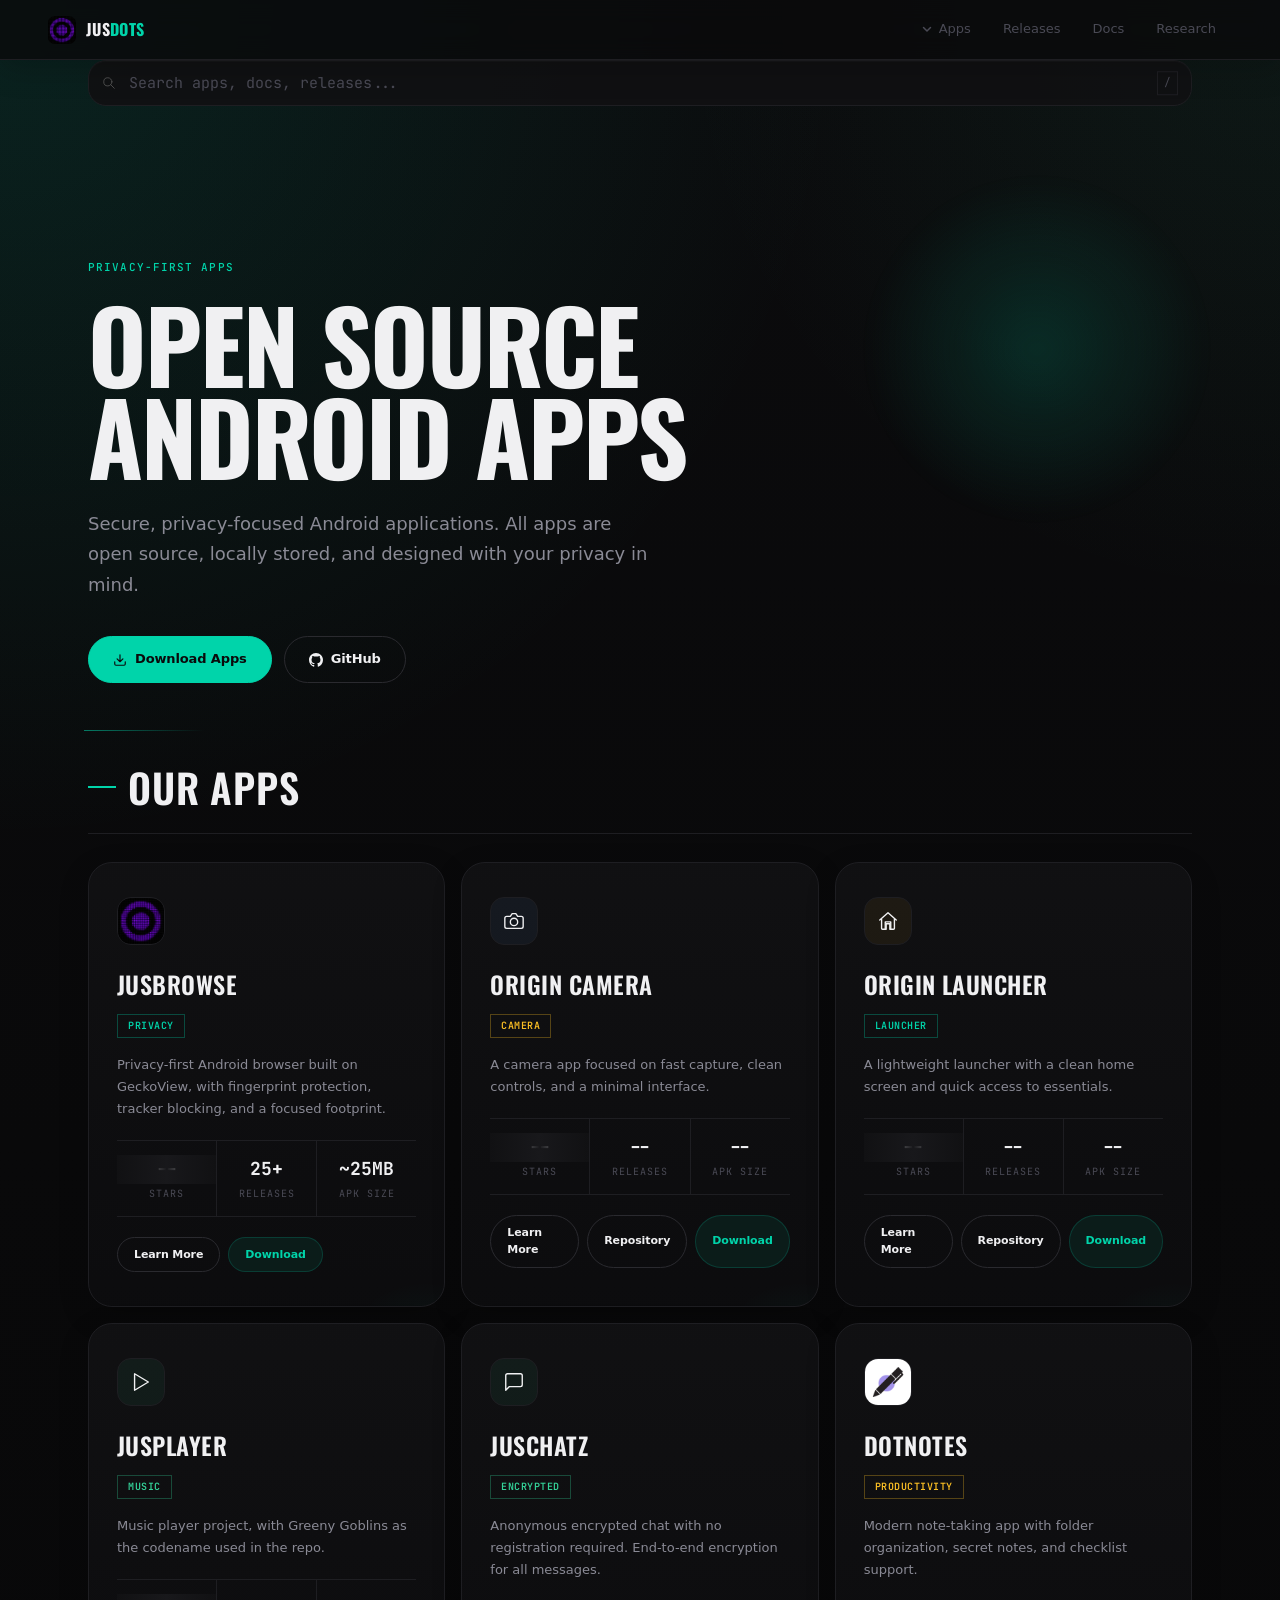
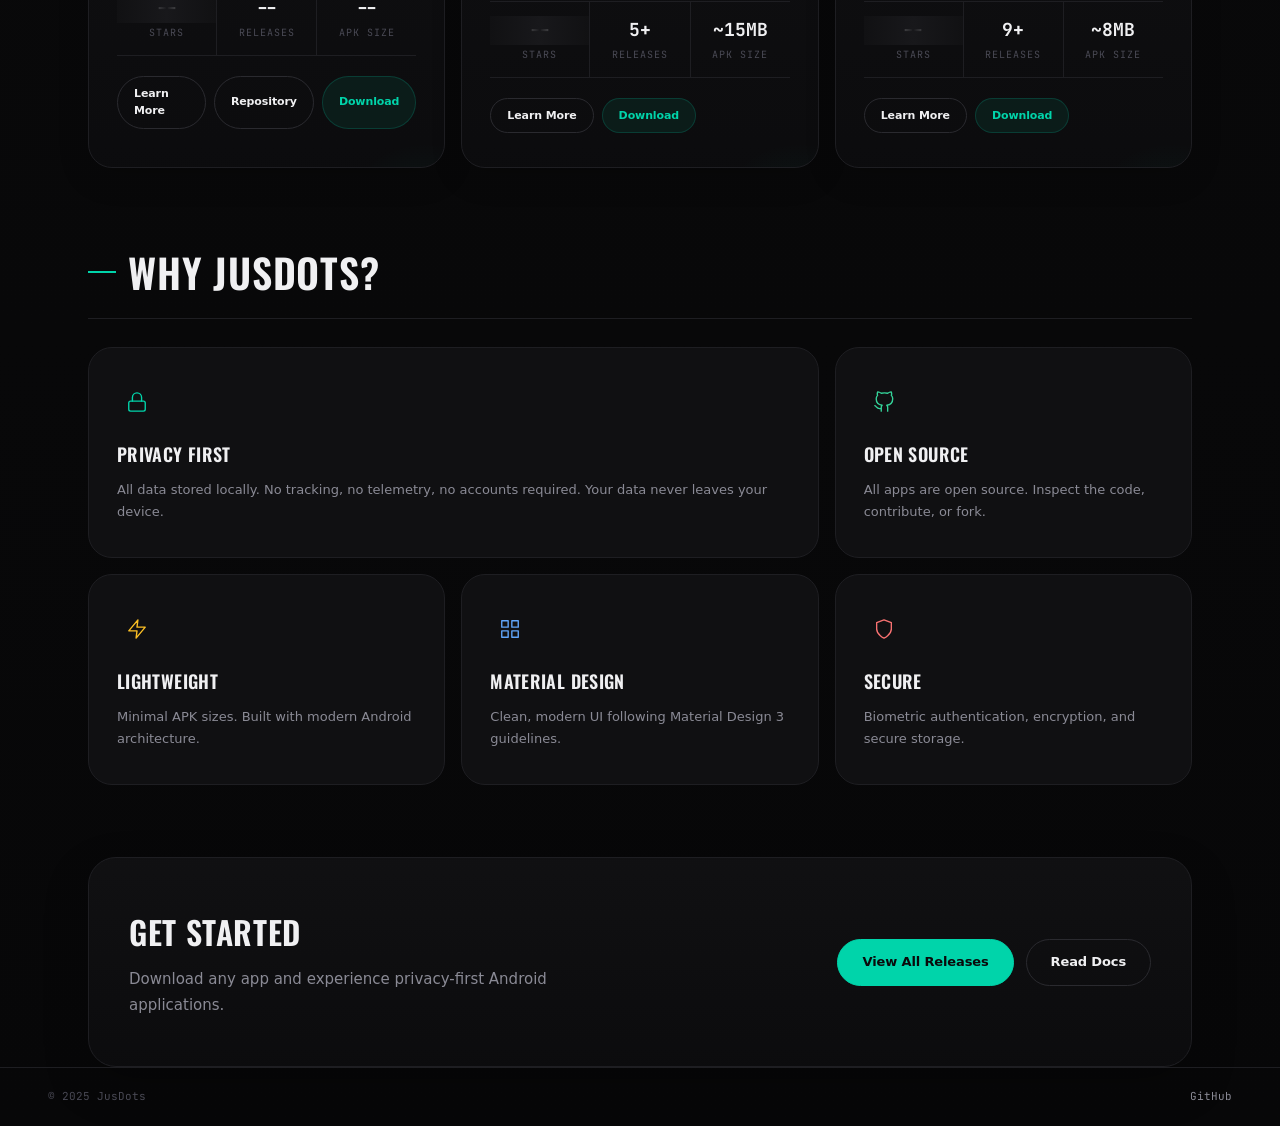
<file: index.html>
<!DOCTYPE html>
<html lang="en">

<head>
  <meta charset="UTF-8" />
  <meta name="viewport" content="width=device-width,initial-scale=1" />
  <title>JusDots | Privacy-First Android Apps</title>
  <meta name="description"
    content="JusDots - Developer portal for privacy-first Android apps. Browse privately with JusBrowse-GeckoView, chat anonymously with JusChatz, take notes with DotNotes, and explore Origin Camera, Origin Launcher, and JusPlayer." />
  <meta name="keywords"
    content="android apps, privacy browser, note taking, encrypted chat, android webview, privacy first" />
  <meta name="author" content="JusDots" />
  <meta name="theme-color" content="#0a0a0b" />

  <meta property="og:type" content="website" />
  <meta property="og:url" content="https://shubh72010.github.io/JusDots-Dev/" />
  <meta property="og:title" content="JusDots | Privacy-First Android Apps" />
  <meta property="og:description" content="Open source privacy-focused Android apps: JusBrowse-GeckoView, JusChatz, DotNotes, Origin Camera, Origin Launcher, and JusPlayer" />
  <meta property="og:image" content="https://shubh72010.github.io/JusDots-Dev/assets/og-image.png" />

  <meta name="twitter:card" content="summary_large_image" />
  <meta name="twitter:title" content="JusDots | Privacy-First Android Apps" />
  <meta name="twitter:description" content="Open source privacy-focused Android apps: JusBrowse-GeckoView, JusChatz, DotNotes, Origin Camera, Origin Launcher, and JusPlayer" />

  <link rel="preconnect" href="https://fonts.googleapis.com">
  <link rel="preconnect" href="https://fonts.gstatic.com" crossorigin>
  <link rel="stylesheet"
    href="https://fonts.googleapis.com/css2?family=JetBrains+Mono:wght@400;500;600;700&family=Oswald:wght@400;500;600;700&display=swap">
  <link rel="icon" href="JusDots.png" type="image/png">
  <link rel="apple-touch-icon" href="JusDots.png">
  <link rel="stylesheet" href="css/styles.css">
</head>

<body>
  <a href="#main-content" class="skip-link">Skip to main content</a>

  <nav role="navigation" aria-label="Main navigation">
    <button class="nav-toggle" aria-label="Toggle navigation menu" aria-expanded="false">
      <span></span><span></span><span></span>
    </button>
    <a href="#" class="logo" onclick="sp('home')">
      <img src="JusDots.png" alt="JusDots" class="logo-img"
        onerror="this.style.display='none';this.nextElementSibling.style.display='flex'">
      <div class="logo-ic" style="display:none">JD</div>
      <div class="logo-tx">Jus<span>Dots</span></div>
    </a>

    <div class="nav-links" role="menubar">
      <div class="nav-dropdown">
        <a class="nav-dropdown-toggle" role="menuitem">
          <svg width="12" height="12" viewBox="0 0 12 12" fill="none">
            <path d="M2.5 4.5L6 8L9.5 4.5" stroke="currentColor" stroke-width="1.5" stroke-linecap="round" stroke-linejoin="round" />
          </svg>
          Apps
        </a>
        <div class="nav-dropdown-menu">
          <a onclick="sp('home')" role="menuitem">Home</a>
          <a onclick="sp('browse')" role="menuitem">JusBrowse</a>
          <a onclick="sp('chat')" role="menuitem">JusChatz</a>
          <a onclick="sp('notes')" role="menuitem">DotNotes</a>
          <a onclick="sp('camera')" role="menuitem">Origin Camera</a>
          <a onclick="sp('launcher')" role="menuitem">Origin Launcher</a>
          <a onclick="sp('player')" role="menuitem">JusPlayer</a>
        </div>
      </div>
      <a onclick="sp('releases')" role="menuitem">Releases</a>
      <a onclick="sp('docs')" role="menuitem">Docs</a>
      <a onclick="sp('research')" role="menuitem">Research</a>
    </div>
  </nav>

  <div class="layout">
    <main id="main-content" role="main">
      <div class="search-box">
        <input type="search" id="global-search" placeholder="Search apps, docs, releases..." aria-label="Search">
        <div class="search-results" id="search-results"></div>
      </div>

      <!-- ==================== HOME PAGE ==================== -->
      <div class="page active" id="page-home">
        <div class="hero reveal">
          <div class="htag">Privacy-First Apps</div>
          <h1>Open Source<br>Android Apps</h1>
          <p>Secure, privacy-focused Android applications. All apps are open source, locally stored, and designed with your privacy in mind.</p>
          <div class="hbtns">
            <a class="btn bp" onclick="sp('releases')">
              <svg width="14" height="14" viewBox="0 0 24 24" fill="none" stroke="currentColor" stroke-width="2" stroke-linecap="round" stroke-linejoin="round">
                <path d="M21 15v4a2 2 0 0 1-2 2H5a2 2 0 0 1-2-2v-4M7 10l5 5 5-5M12 15V3"/>
              </svg>
              Download Apps
            </a>
            <a class="btn bs" href="https://github.com/shubh72010" target="_blank">
              <svg width="14" height="14" viewBox="0 0 24 24" fill="currentColor">
                <path d="M12 0c-6.626 0-12 5.373-12 12 0 5.302 3.438 9.8 8.207 11.387.599.111.793-.261.793-.577v-2.234c-3.338.726-4.033-1.416-4.033-1.416-.546-1.387-1.333-1.756-1.333-1.756-1.089-.745.083-.729.083-.729 1.205.084 1.839 1.237 1.839 1.237 1.07 1.834 2.807 1.304 3.492.997.107-.775.418-1.305.762-1.604-2.665-.305-5.467-1.334-5.467-5.931 0-1.311.469-2.381 1.236-3.221-.124-.303-.535-1.524.117-3.176 0 0 1.008-.322 3.301 1.23.957-.266 1.983-.399 3.003-.404 1.02.005 2.047.138 3.006.404 2.291-1.552 3.297-1.23 3.297-1.23.653 1.653.242 2.874.118 3.176.77.84 1.235 1.911 1.235 3.221 0 4.609-2.807 5.624-5.479 5.921.43.372.823 1.102.823 2.222v3.293c0 .319.192.694.801.576 4.765-1.589 8.199-6.086 8.199-11.386 0-6.627-5.373-12-12-12z"/>
              </svg>
              GitHub
            </a>
          </div>
        </div>

        <div class="stitle reveal">Our Apps</div>
        <div class="app-grid reveal-stagger">
          <div class="app-card" data-repo="shubh72010/JusBrowse-GeckoView" data-id="browse" data-color="browse">
            <img src="JusDots.png" alt="JusBrowse GeckoView" class="app-icon-img"
              onerror="this.style.display='none';this.nextElementSibling.style.display='flex'">
            <div class="app-icon browse" style="display:none">
              <svg width="22" height="22" viewBox="0 0 24 24" fill="none" stroke="currentColor" stroke-width="1.5" stroke-linecap="round" stroke-linejoin="round"><circle cx="12" cy="12" r="10"/><line x1="2" y1="12" x2="22" y2="12"/><path d="M12 2a15.3 15.3 0 0 1 4 10 15.3 15.3 0 0 1-4 10 15.3 15.3 0 0 1-4-10 15.3 15.3 0 0 1 4-10z"/></svg>
            </div>
            <h3>JusBrowse <span class="new-badge" style="display:none">NEW</span></h3>
            <span class="tag privacy">Privacy</span>
            <p>Privacy-first Android browser built on GeckoView, with fingerprint protection, tracker blocking, and a focused footprint.</p>
            <div class="stats">
              <div class="stat">
                <div class="stat-n skeleton" id="stars-browse">--</div>
                <div class="stat-l">Stars</div>
              </div>
              <div class="stat">
                <div class="stat-n" id="version-browse">25+</div>
                <div class="stat-l">Releases</div>
              </div>
              <div class="stat">
                <div class="stat-n" id="size-browse">~25MB</div>
                <div class="stat-l">APK Size</div>
              </div>
            </div>
            <div class="actions">
              <a class="btn bs" onclick="sp('browse')">Learn More</a>
              <a class="btn br" id="download-browse" href="https://github.com/shubh72010/JusBrowse-GeckoView/releases" target="_blank">Download</a>
            </div>
          </div>

          <div class="app-card" data-repo="rKyzen/Origin-Camera" data-id="camera" data-color="camera">
            <div class="app-icon" style="background: rgba(96, 165, 250, 0.06);">
              <svg width="22" height="22" viewBox="0 0 24 24" fill="none" stroke="currentColor" stroke-width="1.5" stroke-linecap="round" stroke-linejoin="round"><path d="M4 7h4l2-3h4l2 3h4a2 2 0 0 1 2 2v9a2 2 0 0 1-2 2H4a2 2 0 0 1-2-2V9a2 2 0 0 1 2-2z"/><circle cx="12" cy="13" r="4"/></svg>
            </div>
            <h3>Origin Camera <span class="new-badge" style="display:none">NEW</span></h3>
            <span class="tag notes">Camera</span>
            <p>A camera app focused on fast capture, clean controls, and a minimal interface.</p>
            <div class="stats">
              <div class="stat">
                <div class="stat-n skeleton" id="stars-camera">--</div>
                <div class="stat-l">Stars</div>
              </div>
              <div class="stat">
                <div class="stat-n" id="version-camera">--</div>
                <div class="stat-l">Releases</div>
              </div>
              <div class="stat">
                <div class="stat-n" id="size-camera">--</div>
                <div class="stat-l">APK Size</div>
              </div>
            </div>
            <div class="actions">
              <a class="btn bs" onclick="sp('camera')">Learn More</a>
              <a class="btn bs" href="https://github.com/rKyzen/Origin-Camera" target="_blank">Repository</a>
              <a class="btn br" id="download-camera" href="https://github.com/rKyzen/Origin-Camera/releases" target="_blank">Download</a>
            </div>
          </div>

          <div class="app-card" data-repo="rKyzen/Origin-Launcher" data-id="launcher" data-color="launcher">
            <div class="app-icon" style="background: rgba(251, 191, 36, 0.06);">
              <svg width="22" height="22" viewBox="0 0 24 24" fill="none" stroke="currentColor" stroke-width="1.5" stroke-linecap="round" stroke-linejoin="round"><path d="M3 11l9-8 9 8"/><path d="M5 10v10a1 1 0 0 0 1 1h4v-6h4v6h4a1 1 0 0 0 1-1V10"/><path d="M9 21V13h6v8"/></svg>
            </div>
            <h3>Origin Launcher <span class="new-badge" style="display:none">NEW</span></h3>
            <span class="tag privacy">Launcher</span>
            <p>A lightweight launcher with a clean home screen and quick access to essentials.</p>
            <div class="stats">
              <div class="stat">
                <div class="stat-n skeleton" id="stars-launcher">--</div>
                <div class="stat-l">Stars</div>
              </div>
              <div class="stat">
                <div class="stat-n" id="version-launcher">--</div>
                <div class="stat-l">Releases</div>
              </div>
              <div class="stat">
                <div class="stat-n" id="size-launcher">--</div>
                <div class="stat-l">APK Size</div>
              </div>
            </div>
            <div class="actions">
              <a class="btn bs" onclick="sp('launcher')">Learn More</a>
              <a class="btn bs" href="https://github.com/rKyzen/Origin-Launcher" target="_blank">Repository</a>
              <a class="btn br" id="download-launcher" href="https://github.com/rKyzen/Origin-Launcher/releases" target="_blank">Download</a>
            </div>
          </div>

          <div class="app-card" data-repo="shubh72010/Greeny-Goblins" data-id="player" data-color="player">
            <div class="app-icon" style="background: rgba(52, 211, 153, 0.06);">
              <svg width="22" height="22" viewBox="0 0 24 24" fill="none" stroke="currentColor" stroke-width="1.5" stroke-linecap="round" stroke-linejoin="round"><path d="M5 3v18l15-9-15-9z"/></svg>
            </div>
            <h3>JusPlayer <span class="new-badge" style="display:none">NEW</span></h3>
            <span class="tag chat">Music</span>
            <p>Music player project, with Greeny Goblins as the codename used in the repo.</p>
            <div class="stats">
              <div class="stat">
                <div class="stat-n skeleton" id="stars-player">--</div>
                <div class="stat-l">Stars</div>
              </div>
              <div class="stat">
                <div class="stat-n" id="version-player">--</div>
                <div class="stat-l">Releases</div>
              </div>
              <div class="stat">
                <div class="stat-n" id="size-player">--</div>
                <div class="stat-l">APK Size</div>
              </div>
            </div>
            <div class="actions">
              <a class="btn bs" onclick="sp('player')">Learn More</a>
              <a class="btn bs" href="https://github.com/shubh72010/Greeny-Goblins" target="_blank">Repository</a>
              <a class="btn br" id="download-player" href="https://github.com/shubh72010/Greeny-Goblins/releases" target="_blank">Download</a>
            </div>
          </div>

          <div class="app-card" data-repo="R37BGXRPG/JusChatz_by_JusDots" data-id="chat" data-color="chat">
            <div class="app-icon chat">
              <svg width="22" height="22" viewBox="0 0 24 24" fill="none" stroke="currentColor" stroke-width="1.5" stroke-linecap="round" stroke-linejoin="round"><path d="M21 15a2 2 0 0 1-2 2H7l-4 4V5a2 2 0 0 1 2-2h14a2 2 0 0 1 2 2z"/></svg>
            </div>
            <h3>JusChatz <span class="new-badge" style="display:none">NEW</span></h3>
            <span class="tag chat">Encrypted</span>
            <p>Anonymous encrypted chat with no registration required. End-to-end encryption for all messages.</p>
            <div class="stats">
              <div class="stat">
                <div class="stat-n skeleton" id="stars-chat">--</div>
                <div class="stat-l">Stars</div>
              </div>
              <div class="stat">
                <div class="stat-n" id="version-chat">5+</div>
                <div class="stat-l">Releases</div>
              </div>
              <div class="stat">
                <div class="stat-n" id="size-chat">~15MB</div>
                <div class="stat-l">APK Size</div>
              </div>
            </div>
            <div class="actions">
              <a class="btn bs" onclick="sp('chat')">Learn More</a>
              <a class="btn br" id="download-chat" href="https://github.com/R37BGXRPG/JusChatz_by_JusDots/releases" target="_blank">Download</a>
            </div>
          </div>

          <div class="app-card" data-repo="shubh72010/DotNotes" data-id="notes" data-color="notes">
            <img src="DotNotes.png" alt="DotNotes" class="app-icon-img"
              onerror="this.style.display='none';this.nextElementSibling.style.display='flex'">
            <div class="app-icon notes" style="display:none">
              <svg width="22" height="22" viewBox="0 0 24 24" fill="none" stroke="currentColor" stroke-width="1.5" stroke-linecap="round" stroke-linejoin="round"><path d="M14 2H6a2 2 0 0 0-2 2v16a2 2 0 0 0 2 2h12a2 2 0 0 0 2-2V8z"/><polyline points="14 2 14 8 20 8"/><line x1="16" y1="13" x2="8" y2="13"/><line x1="16" y1="17" x2="8" y2="17"/><polyline points="10 9 9 9 8 9"/></svg>
            </div>
            <h3>DotNotes <span class="new-badge" style="display:none">NEW</span></h3>
            <span class="tag notes">Productivity</span>
            <p>Modern note-taking app with folder organization, secret notes, and checklist support.</p>
            <div class="stats">
              <div class="stat">
                <div class="stat-n skeleton" id="stars-notes">--</div>
                <div class="stat-l">Stars</div>
              </div>
              <div class="stat">
                <div class="stat-n" id="version-notes">9+</div>
                <div class="stat-l">Releases</div>
              </div>
              <div class="stat">
                <div class="stat-n" id="size-notes">~8MB</div>
                <div class="stat-l">APK Size</div>
              </div>
            </div>
            <div class="actions">
              <a class="btn bs" onclick="sp('notes')">Learn More</a>
              <a class="btn br" id="download-notes" href="https://github.com/shubh72010/DotNotes/releases" target="_blank">Download</a>
            </div>
          </div>
        </div>

        <div class="stitle reveal">Why JusDots?</div>
        <div class="bento reveal-stagger">
          <div class="bento-cell featured">
            <div class="bento-icon teal">
              <svg viewBox="0 0 24 24"><rect x="3" y="11" width="18" height="11" rx="2" ry="2"/><path d="M7 11V7a5 5 0 0 1 10 0v4"/></svg>
            </div>
            <h3>Privacy First</h3>
            <p>All data stored locally. No tracking, no telemetry, no accounts required. Your data never leaves your device.</p>
          </div>
          <div class="bento-cell">
            <div class="bento-icon green">
              <svg viewBox="0 0 24 24"><path d="M9 19c-5 1.5-5-2.5-7-3m14 6v-3.87a3.37 3.37 0 0 0-.94-2.61c3.14-.35 6.44-1.54 6.44-7A5.44 5.44 0 0 0 20 4.77 5.07 5.07 0 0 0 19.91 1S18.73.65 16 2.48a13.38 13.38 0 0 0-7 0C6.27.65 5.09 1 5.09 1A5.07 5.07 0 0 0 5 4.77a5.44 5.44 0 0 0-1.5 3.78c0 5.42 3.3 6.61 6.44 7A3.37 3.37 0 0 0 9 18.13V22"/></svg>
            </div>
            <h3>Open Source</h3>
            <p>All apps are open source. Inspect the code, contribute, or fork.</p>
          </div>
          <div class="bento-cell">
            <div class="bento-icon amber">
              <svg viewBox="0 0 24 24"><polygon points="13 2 3 14 12 14 11 22 21 10 12 10 13 2"/></svg>
            </div>
            <h3>Lightweight</h3>
            <p>Minimal APK sizes. Built with modern Android architecture.</p>
          </div>
          <div class="bento-cell">
            <div class="bento-icon blue">
              <svg viewBox="0 0 24 24"><rect x="3" y="3" width="7" height="7"/><rect x="14" y="3" width="7" height="7"/><rect x="14" y="14" width="7" height="7"/><rect x="3" y="14" width="7" height="7"/></svg>
            </div>
            <h3>Material Design</h3>
            <p>Clean, modern UI following Material Design 3 guidelines.</p>
          </div>
          <div class="bento-cell">
            <div class="bento-icon rose">
              <svg viewBox="0 0 24 24"><path d="M12 22s8-4 8-10V5l-8-3-8 3v7c0 6 8 10 8 10z"/></svg>
            </div>
            <h3>Secure</h3>
            <p>Biometric authentication, encryption, and secure storage.</p>
          </div>
        </div>

        <div class="cta-section reveal">
          <div class="cta-card">
            <div class="cta-content">
              <h3>Get Started</h3>
              <p>Download any app and experience privacy-first Android applications.</p>
            </div>
            <div class="cta-actions">
              <a class="btn bp" onclick="sp('releases')">View All Releases</a>
              <a class="btn bs" onclick="sp('docs')">Read Docs</a>
            </div>
          </div>
        </div>
      </div>

      <!-- ==================== JUSBROWSE PAGE ==================== -->
      <div class="page" id="page-browse">
        <div class="hero reveal">
          <img src="JusBrowse.png" alt="JusBrowse" class="hero-logo" onerror="this.style.display='none'">
          <div class="htag">Privacy Browser</div>
          <h1>Jus<span>Browse</span></h1>
          <p>A privacy-first Android browser featuring advanced fingerprinting protection, tracker blocking, and minimal memory footprint.</p>
          <div class="hbtns">
            <a class="btn bp" href="https://github.com/shubh72010/JusBrowse-GeckoView/releases" target="_blank">Download APK</a>
            <a class="btn bs" href="https://github.com/shubh72010/JusBrowse-GeckoView" target="_blank">GitHub</a>
          </div>
        </div>

        <div class="stitle">Key Features</div>
        <div class="features">
          <div class="feat"><span class="feat-i">
            <svg width="28" height="28" viewBox="0 0 24 24" fill="none" stroke="currentColor" stroke-width="1.5" stroke-linecap="round" stroke-linejoin="round"><path d="M12 22s8-4 8-10V5l-8-3-8 3v7c0 6 8 10 8 10z"/></svg>
          </span>
            <h3>Fingerprint Protection</h3>
            <p>Advanced Fake Mode with hardware spoofing, canvas noise, WebRTC shielding.</p>
          </div>
          <div class="feat"><span class="feat-i">
            <svg width="28" height="28" viewBox="0 0 24 24" fill="none" stroke="currentColor" stroke-width="1.5" stroke-linecap="round" stroke-linejoin="round"><circle cx="12" cy="12" r="10"/><line x1="4.93" y1="4.93" x2="19.07" y2="19.07"/></svg>
          </span>
            <h3>Tracker Blocking</h3>
            <p>Built-in ad/tracker blocking using EasyList with DNS-level filtering.</p>
          </div>
          <div class="feat"><span class="feat-i">
            <svg width="28" height="28" viewBox="0 0 24 24" fill="none" stroke="currentColor" stroke-width="1.5" stroke-linecap="round" stroke-linejoin="round"><rect x="3" y="11" width="18" height="11" rx="2" ry="2"/><path d="M7 11V7a5 5 0 0 1 10 0v4"/></svg>
          </span>
            <h3>Privacy Mode</h3>
            <p>Incognito browsing with data isolation and automatic storage clearing.</p>
          </div>
          <div class="feat"><span class="feat-i">
            <svg width="28" height="28" viewBox="0 0 24 24" fill="none" stroke="currentColor" stroke-width="1.5" stroke-linecap="round" stroke-linejoin="round"><polygon points="13 2 3 14 12 14 11 22 21 10 12 10 13 2"/></svg>
          </span>
            <h3>Lightweight</h3>
            <p>Built on Android WebView. ~25MB APK size, low memory usage.</p>
          </div>
          <div class="feat"><span class="feat-i">
            <svg width="28" height="28" viewBox="0 0 24 24" fill="none" stroke="currentColor" stroke-width="1.5" stroke-linecap="round" stroke-linejoin="round"><path d="M10 13a5 5 0 0 0 7.54.54l3-3a5 5 0 0 0-7.07-7.07l-1.72 1.71"/><path d="M14 11a5 5 0 0 0-7.54-.54l-3 3a5 5 0 0 0 7.07 7.07l1.71-1.71"/></svg>
          </span>
            <h3>DNS over HTTPS</h3>
            <p>Custom DoH URLs with secure DNS resolution.</p>
          </div>
          <div class="feat"><span class="feat-i">
            <svg width="28" height="28" viewBox="0 0 24 24" fill="none" stroke="currentColor" stroke-width="1.5" stroke-linecap="round" stroke-linejoin="round"><polygon points="23 7 16 12 23 17 23 7"/><rect x="1" y="5" width="15" height="14" rx="2" ry="2"/></svg>
          </span>
            <h3>Fullscreen Video</h3>
            <p>Enhanced media playback with fullscreen support.</p>
          </div>
        </div>

        <div class="stitle">App Showcase</div>
        <div class="screenshot-gallery">
          <div class="screenshot-item">
            <img src="assets/JusBrowse.png" alt="JusBrowse Screenshot">
          </div>
        </div>

        <div class="stitle">Technical Specs</div>
        <div class="ct">
          <table>
            <tbody>
              <tr><td style="width:40%">Min Android</td><td>API 29 (Android 10)</td></tr>
              <tr><td>APK Size</td><td>~25MB</td></tr>
              <tr><td>Engine</td><td>Android WebView</td></tr>
              <tr><td>Language</td><td>Kotlin</td></tr>
              <tr><td>License</td><td>GPL-3.0</td></tr>
            </tbody>
          </table>
        </div>

        <div class="app-releases">
          <div class="stitle">Recent Releases <span class="release-count" id="count-browse">--</span></div>
          <div class="release-mini-list" id="releases-browse">
            <div class="release-mini">
              <div class="meta"><span class="version skeleton" style="width:80px">Loading...</span></div>
            </div>
          </div>
          <a class="view-all" onclick="sp('releases')">View All Releases</a>
        </div>

        <div class="github-widget" style="margin-top:24px">
          <div class="github-widget-header">
            <h3>JusBrowse on GitHub</h3>
            <span class="github-stars skeleton" id="stars-widget-browse">&#11088; --</span>
          </div>
          <a class="btn bs" href="https://github.com/shubh72010/JusBrowse-GeckoView" target="_blank">View Repository</a>
          <a class="btn bp" id="download-widget-browse" href="https://github.com/shubh72010/JusBrowse-GeckoView/releases" target="_blank">Download APK</a>
        </div>
      </div>

      <!-- ==================== JUSCHATZ PAGE ==================== -->
      <div class="page" id="page-chat">
        <div class="hero reveal">
          <div class="htag">Encrypted Chat</div>
          <h1>Jus<span>Chatz</span></h1>
          <p>Anonymous encrypted chat app. No registration, no tracking, no data retention. Your conversations stay private.</p>
          <div class="hbtns">
            <a class="btn bp" href="https://github.com/R37BGXRPG/JusChatz_by_JusDots/releases" target="_blank">Download APK</a>
            <a class="btn bs" href="https://github.com/R37BGXRPG/JusChatz_by_JusDots" target="_blank">GitHub</a>
          </div>
        </div>

        <div class="stitle">Key Features</div>
        <div class="features">
          <div class="feat"><span class="feat-i">
            <svg width="28" height="28" viewBox="0 0 24 24" fill="none" stroke="currentColor" stroke-width="1.5" stroke-linecap="round" stroke-linejoin="round"><rect x="3" y="11" width="18" height="11" rx="2" ry="2"/><path d="M7 11V7a5 5 0 0 1 10 0v4"/></svg>
          </span>
            <h3>E2E Encryption</h3>
            <p>AES-256-GCM encryption. Only you and your partner can read messages.</p>
          </div>
          <div class="feat"><span class="feat-i">
            <svg width="28" height="28" viewBox="0 0 24 24" fill="none" stroke="currentColor" stroke-width="1.5" stroke-linecap="round" stroke-linejoin="round"><path d="M20 21v-2a4 4 0 0 0-4-4H8a4 4 0 0 0-4 4v2"/><circle cx="12" cy="7" r="4"/></svg>
          </span>
            <h3>No Registration</h3>
            <p>No phone, no email, no account. Just install and chat.</p>
          </div>
          <div class="feat"><span class="feat-i">
            <svg width="28" height="28" viewBox="0 0 24 24" fill="none" stroke="currentColor" stroke-width="1.5" stroke-linecap="round" stroke-linejoin="round"><circle cx="12" cy="12" r="10"/><line x1="4.93" y1="4.93" x2="19.07" y2="19.07"/></svg>
          </span>
            <h3>No Data Retention</h3>
            <p>Messages not stored on servers. Exist only on devices.</p>
          </div>
          <div class="feat"><span class="feat-i">
            <svg width="28" height="28" viewBox="0 0 24 24" fill="none" stroke="currentColor" stroke-width="1.5" stroke-linecap="round" stroke-linejoin="round"><ellipse cx="12" cy="5" rx="9" ry="3"/><path d="M21 12c0 1.66-4 3-9 3s-9-1.34-9-3"/><path d="M3 5v14c0 1.66 4 3 9 3s9-1.34 9-3V5"/></svg>
          </span>
            <h3>Local Storage</h3>
            <p>SQLCipher encrypted local storage. Clear anytime.</p>
          </div>
          <div class="feat"><span class="feat-i">
            <svg width="28" height="28" viewBox="0 0 24 24" fill="none" stroke="currentColor" stroke-width="1.5" stroke-linecap="round" stroke-linejoin="round"><circle cx="12" cy="12" r="10"/><line x1="2" y1="12" x2="22" y2="12"/><path d="M12 2a15.3 15.3 0 0 1 4 10 15.3 15.3 0 0 1-4 10 15.3 15.3 0 0 1-4-10 15.3 15.3 0 0 1 4-10z"/></svg>
          </span>
            <h3>Anonymous Rooms</h3>
            <p>Create/join rooms with unique codes. No participant tracking.</p>
          </div>
          <div class="feat"><span class="feat-i">
            <svg width="28" height="28" viewBox="0 0 24 24" fill="none" stroke="currentColor" stroke-width="1.5" stroke-linecap="round" stroke-linejoin="round"><rect x="3" y="3" width="7" height="7"/><rect x="14" y="3" width="7" height="7"/><rect x="14" y="14" width="7" height="7"/><rect x="3" y="14" width="7" height="7"/></svg>
          </span>
            <h3>Material Design</h3>
            <p>Modern UI following Material Design 3.</p>
          </div>
        </div>

        <div class="stitle">Technical Specs</div>
        <div class="ct">
          <table>
            <tbody>
              <tr><td style="width:40%">Min Android</td><td>API 24 (Android 7.0)</td></tr>
              <tr><td>APK Size</td><td>~15MB</td></tr>
              <tr><td>Encryption</td><td>AES-256-GCM</td></tr>
              <tr><td>Key Exchange</td><td>Diffie-Hellman</td></tr>
              <tr><td>Protocol</td><td>WebSocket / MQTT</td></tr>
            </tbody>
          </table>
        </div>

        <div class="app-releases">
          <div class="stitle">Recent Releases <span class="release-count" id="count-chat">--</span></div>
          <div class="release-mini-list" id="releases-chat">
            <div class="release-mini">
              <div class="meta"><span class="version skeleton" style="width:80px">Loading...</span></div>
            </div>
          </div>
          <a class="view-all" onclick="sp('releases')">View All Releases</a>
        </div>

        <div class="github-widget" style="margin-top:24px">
          <div class="github-widget-header">
            <h3>JusChatz on GitHub</h3>
            <span class="github-stars skeleton" id="stars-widget-chat">&#11088; --</span>
          </div>
          <a class="btn bs" href="https://github.com/R37BGXRPG/JusChatz_by_JusDots" target="_blank">View Repository</a>
          <a class="btn bp" id="download-widget-chat" href="https://github.com/R37BGXRPG/JusChatz_by_JusDots/releases" target="_blank">Download APK</a>
        </div>
      </div>

      <!-- ==================== DOTNOTES PAGE ==================== -->
      <div class="page" id="page-notes">
        <div class="hero reveal">
          <img src="DotNotes.png" alt="DotNotes" class="hero-logo" onerror="this.style.display='none'">
          <div class="htag">Note Taking</div>
          <h1>Dot<span>Notes</span></h1>
          <p>A modern, privacy-focused note-taking app for Android. Organize with folders, secure with biometrics, and create rich checklists.</p>
          <div class="hbtns">
            <a class="btn bp" href="https://github.com/shubh72010/DotNotes/releases" target="_blank">Download APK</a>
            <a class="btn bs" href="https://github.com/shubh72010/DotNotes" target="_blank">GitHub</a>
          </div>
        </div>

        <div class="stitle">Key Features</div>
        <div class="features">
          <div class="feat"><span class="feat-i">
            <svg width="28" height="28" viewBox="0 0 24 24" fill="none" stroke="currentColor" stroke-width="1.5" stroke-linecap="round" stroke-linejoin="round"><path d="M22 19a2 2 0 0 1-2 2H4a2 2 0 0 1-2-2V5a2 2 0 0 1 2-2h5l2 3h9a2 2 0 0 1 2 2z"/></svg>
          </span>
            <h3>Folder Organization</h3>
            <p>Group notes into custom folders with rename/remove support.</p>
          </div>
          <div class="feat"><span class="feat-i">
            <svg width="28" height="28" viewBox="0 0 24 24" fill="none" stroke="currentColor" stroke-width="1.5" stroke-linecap="round" stroke-linejoin="round"><rect x="3" y="11" width="18" height="11" rx="2" ry="2"/><path d="M7 11V7a5 5 0 0 1 10 0v4"/></svg>
          </span>
            <h3>Secret Notes</h3>
            <p>Biometrically secured private notes. Your sensitive data stays protected.</p>
          </div>
          <div class="feat"><span class="feat-i">
            <svg width="28" height="28" viewBox="0 0 24 24" fill="none" stroke="currentColor" stroke-width="1.5" stroke-linecap="round" stroke-linejoin="round"><polyline points="9 11 12 14 22 4"/><path d="M21 12v7a2 2 0 0 1-2 2H5a2 2 0 0 1-2-2V5a2 2 0 0 1 2-2h11"/></svg>
          </span>
            <h3>Dynamic Checklists</h3>
            <p>Create and reorder items with smooth drag-and-drop support.</p>
          </div>
          <div class="feat"><span class="feat-i">
            <svg width="28" height="28" viewBox="0 0 24 24" fill="none" stroke="currentColor" stroke-width="1.5" stroke-linecap="round" stroke-linejoin="round"><rect x="3" y="3" width="18" height="18" rx="2" ry="2"/><circle cx="8.5" cy="8.5" r="1.5"/><polyline points="21 15 16 10 5 21"/></svg>
          </span>
            <h3>Image Integration</h3>
            <p>Attach images to notes for better visual context.</p>
          </div>
          <div class="feat"><span class="feat-i">
            <svg width="28" height="28" viewBox="0 0 24 24" fill="none" stroke="currentColor" stroke-width="1.5" stroke-linecap="round" stroke-linejoin="round"><path d="M12 2L2 7l10 5 10-5-10-5z"/><path d="M2 17l10 5 10-5"/><path d="M2 12l10 5 10-5"/></svg>
          </span>
            <h3>Pin & Share</h3>
            <p>Keep important notes at top and easily share content.</p>
          </div>
          <div class="feat"><span class="feat-i">
            <svg width="28" height="28" viewBox="0 0 24 24" fill="none" stroke="currentColor" stroke-width="1.5" stroke-linecap="round" stroke-linejoin="round"><circle cx="12" cy="12" r="3"/><path d="M19.4 15a1.65 1.65 0 0 0 .33 1.82l.06.06a2 2 0 0 1 0 2.83 2 2 0 0 1-2.83 0l-.06-.06a1.65 1.65 0 0 0-1.82-.33 1.65 1.65 0 0 0-1 1.51V21a2 2 0 0 1-2 2 2 2 0 0 1-2-2v-.09A1.65 1.65 0 0 0 9 19.4a1.65 1.65 0 0 0-1.82.33l-.06.06a2 2 0 0 1-2.83 0 2 2 0 0 1 0-2.83l.06-.06A1.65 1.65 0 0 0 4.68 15a1.65 1.65 0 0 0-1.51-1H3a2 2 0 0 1-2-2 2 2 0 0 1 2-2h.09A1.65 1.65 0 0 0 4.6 9a1.65 1.65 0 0 0-.33-1.82l-.06-.06a2 2 0 0 1 0-2.83 2 2 0 0 1 2.83 0l.06.06A1.65 1.65 0 0 0 9 4.68a1.65 1.65 0 0 0 1-1.51V3a2 2 0 0 1 2-2 2 2 0 0 1 2 2v.09a1.65 1.65 0 0 0 1 1.51 1.65 1.65 0 0 0 1.82-.33l.06-.06a2 2 0 0 1 2.83 0 2 2 0 0 1 0 2.83l-.06.06A1.65 1.65 0 0 0 19.4 9a1.65 1.65 0 0 0 1.51 1H21a2 2 0 0 1 2 2 2 2 0 0 1-2 2h-.09a1.65 1.65 0 0 0-1.51 1z"/></svg>
          </span>
            <h3>Customization</h3>
            <p>Dark, Light, and System themes with animation controls.</p>
          </div>
        </div>

        <div class="stitle">App Showcase</div>
        <div class="screenshot-gallery">
          <div class="screenshot-item"><img src="assets/DN1.webp" alt="DotNotes Screenshot 1"></div>
          <div class="screenshot-item"><img src="assets/DN2.webp" alt="DotNotes Screenshot 2"></div>
          <div class="screenshot-item"><img src="assets/DN3.webp" alt="DotNotes Screenshot 3"></div>
          <div class="screenshot-item"><img src="assets/DN4.webp" alt="DotNotes Screenshot 4"></div>
        </div>

        <div class="stitle">Technical Specs</div>
        <div class="ct">
          <table>
            <tbody>
              <tr><td style="width:40%">Min Android</td><td>API 24 (Android 7.0)</td></tr>
              <tr><td>APK Size</td><td>~8MB</td></tr>
              <tr><td>UI Framework</td><td>Jetpack Compose</td></tr>
              <tr><td>Database</td><td>Room Persistence</td></tr>
              <tr><td>Architecture</td><td>MVVM</td></tr>
              <tr><td>License</td><td>GPL-3.0</td></tr>
            </tbody>
          </table>
        </div>

        <div class="app-releases">
          <div class="stitle">Recent Releases <span class="release-count" id="count-notes">--</span></div>
          <div class="release-mini-list" id="releases-notes">
            <div class="release-mini">
              <div class="meta"><span class="version skeleton" style="width:80px">Loading...</span></div>
            </div>
          </div>
          <a class="view-all" onclick="sp('releases')">View All Releases</a>
        </div>

        <div class="github-widget" data-repo="shubh72010/DotNotes">
          <div class="github-widget-header">
            <h3>DotNotes on GitHub</h3>
            <span class="github-stars skeleton" id="stars-widget-notes">&#11088; --</span>
          </div>
          <a class="btn bs" href="https://github.com/shubh72010/DotNotes" target="_blank">View Repository</a>
          <a class="btn bp" id="download-widget-notes" href="https://github.com/shubh72010/DotNotes/releases" target="_blank">Download APK</a>
        </div>
      </div>

      <!-- ==================== ORIGIN CAMERA PAGE ==================== -->
      <div class="page" id="page-camera">
        <div class="hero reveal">
          <div class="htag">Camera</div>
          <h1>Origin<br><span>Camera</span></h1>
          <p>A minimal camera app for fast capture and clean control. Built to stay out of the way and make opening the camera feel immediate.</p>
          <div class="hbtns">
            <a class="btn bp" href="https://github.com/rKyzen/Origin-Camera/releases" target="_blank">Download APK</a>
            <a class="btn bs" href="https://github.com/rKyzen/Origin-Camera" target="_blank">GitHub</a>
          </div>
        </div>

        <div class="page-metrics">
          <div class="page-metric kicker">
            <div>
              <div class="stat-l">Live repo stats</div>
              <div class="metric-note">Cached for 1 hour, then refreshed on next load</div>
            </div>
            <div class="metric-note">Stars, releases, and APK size below</div>
          </div>
          <div class="page-metric">
            <div class="stat-n skeleton" id="page-stars-camera">--</div>
            <div class="stat-l">Stars</div>
          </div>
          <div class="page-metric">
            <div class="stat-n" id="page-version-camera">--</div>
            <div class="stat-l">Releases</div>
          </div>
          <div class="page-metric">
            <div class="stat-n" id="page-size-camera">--</div>
            <div class="stat-l">APK Size</div>
          </div>
        </div>

        <div class="hbtns" style="margin-bottom:28px;">
          <a class="btn bs" onclick="filterReleases('Origin-Camera')">Learn More</a>
          <a class="btn br" id="download-camera" href="https://github.com/rKyzen/Origin-Camera/releases" target="_blank">Download</a>
        </div>

        <div class="stitle">Key Features</div>
        <div class="features">
          <div class="feat">
            <h3>Fast Launch</h3>
            <p>Short path to camera open and capture.</p>
          </div>
          <div class="feat">
            <h3>Minimal UI</h3>
            <p>Controls stay compact and readable.</p>
          </div>
          <div class="feat">
            <h3>Clean Output</h3>
            <p>Designed around simple capture, not bloat.</p>
          </div>
        </div>

        <div class="stitle">Technical Specs</div>
        <div class="ct">
          <table>
            <tbody>
              <tr><td style="width:40%">Repo</td><td>rKyzen/Origin-Camera</td></tr>
              <tr><td>Project</td><td>Origin Camera</td></tr>
              <tr><td>Focus</td><td>Capture-first UI</td></tr>
            </tbody>
          </table>
        </div>

        <div class="app-releases">
          <div class="stitle">Recent Releases <span class="release-count" id="count-camera">--</span></div>
          <div class="release-mini-list" id="releases-camera">
            <div class="release-mini">
              <div class="meta"><span class="version skeleton" style="width:80px">Loading...</span></div>
            </div>
          </div>
        </div>

        <div class="github-widget" data-repo="rKyzen/Origin-Camera">
          <div class="github-widget-header">
            <h3>Origin Camera on GitHub</h3>
            <span class="github-stars skeleton" id="stars-widget-camera">&#11088; --</span>
          </div>
          <a class="btn bs" href="https://github.com/rKyzen/Origin-Camera" target="_blank">View Repository</a>
          <a class="btn bp" id="download-widget-camera" href="https://github.com/rKyzen/Origin-Camera/releases" target="_blank">Download APK</a>
        </div>
      </div>

      <!-- ==================== ORIGIN LAUNCHER PAGE ==================== -->
      <div class="page" id="page-launcher">
        <div class="hero reveal">
          <div class="htag">Launcher</div>
          <h1>Origin<br><span>Launcher</span></h1>
          <p>A clean home screen launcher with quick access to essentials and a lightweight feel.</p>
          <div class="hbtns">
            <a class="btn bp" href="https://github.com/rKyzen/Origin-Launcher/releases" target="_blank">Download APK</a>
            <a class="btn bs" href="https://github.com/rKyzen/Origin-Launcher" target="_blank">GitHub</a>
          </div>
        </div>

        <div class="page-metrics">
          <div class="page-metric kicker">
            <div>
              <div class="stat-l">Live repo stats</div>
              <div class="metric-note">Cached for 1 hour, then refreshed on next load</div>
            </div>
            <div class="metric-note">Stars, releases, and APK size below</div>
          </div>
          <div class="page-metric">
            <div class="stat-n skeleton" id="page-stars-launcher">--</div>
            <div class="stat-l">Stars</div>
          </div>
          <div class="page-metric">
            <div class="stat-n" id="page-version-launcher">--</div>
            <div class="stat-l">Releases</div>
          </div>
          <div class="page-metric">
            <div class="stat-n" id="page-size-launcher">--</div>
            <div class="stat-l">APK Size</div>
          </div>
        </div>

        <div class="hbtns" style="margin-bottom:28px;">
          <a class="btn bs" onclick="filterReleases('Origin-Launcher')">Learn More</a>
          <a class="btn br" id="download-launcher" href="https://github.com/rKyzen/Origin-Launcher/releases" target="_blank">Download</a>
        </div>

        <div class="stitle">Key Features</div>
        <div class="features">
          <div class="feat">
            <h3>Quick Access</h3>
            <p>Designed to keep core apps close.</p>
          </div>
          <div class="feat">
            <h3>Lightweight</h3>
            <p>Simple structure, minimal overhead.</p>
          </div>
          <div class="feat">
            <h3>Calm Layout</h3>
            <p>Focused launcher flow without clutter.</p>
          </div>
        </div>

        <div class="stitle">Technical Specs</div>
        <div class="ct">
          <table>
            <tbody>
              <tr><td style="width:40%">Repo</td><td>rKyzen/Origin-Launcher</td></tr>
              <tr><td>Project</td><td>Origin Launcher</td></tr>
              <tr><td>Focus</td><td>Home screen launcher</td></tr>
            </tbody>
          </table>
        </div>

        <div class="app-releases">
          <div class="stitle">Recent Releases <span class="release-count" id="count-launcher">--</span></div>
          <div class="release-mini-list" id="releases-launcher">
            <div class="release-mini">
              <div class="meta"><span class="version skeleton" style="width:80px">Loading...</span></div>
            </div>
          </div>
        </div>

        <div class="github-widget" data-repo="rKyzen/Origin-Launcher">
          <div class="github-widget-header">
            <h3>Origin Launcher on GitHub</h3>
            <span class="github-stars skeleton" id="stars-widget-launcher">&#11088; --</span>
          </div>
          <a class="btn bs" href="https://github.com/rKyzen/Origin-Launcher" target="_blank">View Repository</a>
          <a class="btn bp" id="download-widget-launcher" href="https://github.com/rKyzen/Origin-Launcher/releases" target="_blank">Download APK</a>
        </div>
      </div>

      <!-- ==================== JUSPLAYER PAGE ==================== -->
      <div class="page" id="page-player">
        <div class="hero reveal">
          <div class="htag">Music Player</div>
          <h1>Jus<span>Player</span></h1>
          <p>Greeny Goblins is the codename; JusPlayer is the product name. A music player shaped around a simple library and direct playback.</p>
          <div class="hbtns">
            <a class="btn bp" href="https://github.com/shubh72010/Greeny-Goblins/releases" target="_blank">Download APK</a>
            <a class="btn bs" href="https://github.com/shubh72010/Greeny-Goblins" target="_blank">GitHub</a>
          </div>
        </div>

        <div class="page-metrics">
          <div class="page-metric kicker">
            <div>
              <div class="stat-l">Live repo stats</div>
              <div class="metric-note">Cached for 1 hour, then refreshed on next load</div>
            </div>
            <div class="metric-note">Stars, releases, and APK size below</div>
          </div>
          <div class="page-metric">
            <div class="stat-n skeleton" id="page-stars-player">--</div>
            <div class="stat-l">Stars</div>
          </div>
          <div class="page-metric">
            <div class="stat-n" id="page-version-player">--</div>
            <div class="stat-l">Releases</div>
          </div>
          <div class="page-metric">
            <div class="stat-n" id="page-size-player">--</div>
            <div class="stat-l">APK Size</div>
          </div>
        </div>

        <div class="hbtns" style="margin-bottom:28px;">
          <a class="btn bs" onclick="filterReleases('JusPlayer')">Learn More</a>
          <a class="btn br" id="download-player" href="https://github.com/shubh72010/Greeny-Goblins/releases" target="_blank">Download</a>
        </div>

        <div class="stitle">Key Features</div>
        <div class="features">
          <div class="feat">
            <h3>Simple Library</h3>
            <p>Built to keep albums and tracks easy to reach.</p>
          </div>
          <div class="feat">
            <h3>Direct Playback</h3>
            <p>Playback-first layout with low friction.</p>
          </div>
          <div class="feat">
            <h3>Codename Track</h3>
            <p>Greeny Goblins stays as the repo codename.</p>
          </div>
        </div>

        <div class="stitle">Technical Specs</div>
        <div class="ct">
          <table>
            <tbody>
              <tr><td style="width:40%">Repo</td><td>shubh72010/Greeny-Goblins</td></tr>
              <tr><td>Product</td><td>JusPlayer</td></tr>
              <tr><td>Codename</td><td>Greeny Goblins</td></tr>
            </tbody>
          </table>
        </div>

        <div class="app-releases">
          <div class="stitle">Recent Releases <span class="release-count" id="count-player">--</span></div>
          <div class="release-mini-list" id="releases-player">
            <div class="release-mini">
              <div class="meta"><span class="version skeleton" style="width:80px">Loading...</span></div>
            </div>
          </div>
        </div>

        <div class="github-widget" data-repo="shubh72010/Greeny-Goblins">
          <div class="github-widget-header">
            <h3>JusPlayer on GitHub</h3>
            <span class="github-stars skeleton" id="stars-widget-player">&#11088; --</span>
          </div>
          <a class="btn bs" href="https://github.com/shubh72010/Greeny-Goblins" target="_blank">View Repository</a>
          <a class="btn bp" id="download-widget-player" href="https://github.com/shubh72010/Greeny-Goblins/releases" target="_blank">Download APK</a>
        </div>
      </div>

      <!-- ==================== RELEASES PAGE ==================== -->
      <div class="page" id="page-releases">
        <div class="stitle">All Releases <span class="release-count" id="total-release-count">--</span>
          <button class="refresh-btn" onclick="GitHubAPI.refresh()" title="Refresh releases">
            <svg viewBox="0 0 24 24" fill="none" stroke="currentColor" stroke-width="2"><path d="M23 4v6h-6M1 20v-6h6M3.51 9a9 9 0 0 1 14.85-3.36L23 10M1 14l4.64 4.36A9 9 0 0 0 20.49 15"/></svg>
            Refresh
          </button>
        </div>

        <div class="filter-tabs" id="filter-tabs">
          <div class="filter-tab active" data-filter="all" onclick="filterReleases('all')">All <span class="count" id="count-all">--</span></div>
          <div class="filter-tab" data-filter="JusBrowse-GeckoView" onclick="filterReleases('JusBrowse-GeckoView')">JusBrowse <span class="count" id="count-JusBrowse-GeckoView">--</span></div>
          <div class="filter-tab" data-filter="JusChatz" onclick="filterReleases('JusChatz')">JusChatz <span class="count" id="count-JusChatz">--</span></div>
          <div class="filter-tab" data-filter="DotNotes" onclick="filterReleases('DotNotes')">DotNotes <span class="count" id="count-DotNotes">--</span></div>
        </div>

        <div class="release-search-wrap">
          <input type="text" class="release-search" id="release-search" placeholder="Search releases..." aria-label="Search releases" oninput="searchReleases(this.value)">
        </div>

        <div class="sort-wrap">
          <select class="sort-select" id="release-sort" onchange="sortReleases(this.value)">
            <option value="newest">Newest First</option>
            <option value="oldest">Oldest First</option>
          </select>
        </div>

        <div class="rlist" id="releases-container">
          <div class="rc open">
            <div class="rh" role="button" tabindex="0" aria-expanded="true">
              <div class="rhl"><span class="rv skeleton" style="width:80px;height:24px">Loading...</span>
                <div class="ri">
                  <div class="rn skeleton" style="width:200px;height:16px">Fetching releases...</div>
                  <div class="rd skeleton" style="width:100px;height:12px;margin-top:8px"></div>
                </div>
              </div>
              <div class="rmeta"><span class="chev">&#9662;</span></div>
            </div>
          </div>
        </div>
      </div>

      <!-- ==================== DOCS PAGE ==================== -->
      <div class="page" id="page-docs">
        <div class="stitle">Technical Documentation</div>
        <p style="color:var(--tx2);margin-bottom:28px;font-size:14px;">In-depth engineering guides for JusBrowse and the JusDots ecosystem.</p>

        <div class="hero" style="margin-bottom:28px;border-left:3px solid var(--ac);">
          <h3 style="color:var(--ac);margin-bottom:8px;font-size:18px;">1. Core Mission</h3>
          <p style="line-height:1.7;font-size:14px;">JusBrowse is an ultra-hardened Android browser designed to survive the "infinite war" against modern tracking (FingerprintJS v4, etc.). It treats privacy not just as a setting, but as a system-level engineering problem.</p>
        </div>

        <div class="rc open" style="margin-bottom:20px;">
          <div class="rh" onclick="tr(this)">
            <div class="rhl"><span class="rv">Module 01</span><span class="ri"><span class="rn">The "Network Surgeon" (Layer 4/7)</span></span></div>
            <span class="chev">&#9662;</span>
          </div>
          <div class="rb">
            <p style="margin-bottom:14px;font-size:13px;color:var(--tx2);line-height:1.7;">Standard browsers reveal themselves via HTTP headers. JusBrowse implements a custom interception layer to sanitize outgoing traffic:</p>
            <ul style="line-height:1.8;padding-left:20px;color:var(--tx2);font-size:13px;">
              <li><strong>X-Requested-With Stripping:</strong> Removes the identifying header that flags the app as a WebView.</li>
              <li><strong>Protocol Alignment:</strong> Uses Google Cronet and OkHttp to support QUIC, HTTP/3, and Brotli, matching the network signature of a standalone Chrome browser.</li>
              <li><strong>Surgical Interception:</strong> Manually re-executes requests without identifying markers, ensuring sites see a "clean" browser stack.</li>
            </ul>
          </div>
        </div>

        <div class="rc" style="margin-bottom:20px;">
          <div class="rh" onclick="tr(this)">
            <div class="rhl"><span class="rv">Module 02</span><span class="ri"><span class="rn">Hardware Emulation (Pixel 8 Pro Identity)</span></span></div>
            <span class="chev">&#9662;</span>
          </div>
          <div class="rb">
            <p style="margin-bottom:14px;font-size:13px;color:var(--tx2);line-height:1.7;">To prevent "Uncanny Valley" leaks where the device reports a mismatching identity, JusBrowse spoofs the hardware characteristics of the Google Pixel 8 Pro (Tensor G3):</p>
            <table class="ct">
              <tr><td><strong>CPU</strong></td><td>Spoofs <code>navigator.hardwareConcurrency</code> to report <strong>8 cores</strong>.</td></tr>
              <tr><td><strong>RAM</strong></td><td>Spoofs <code>navigator.deviceMemory</code> to report <strong>12GB</strong>.</td></tr>
              <tr><td><strong>GPU</strong></td><td>Overrides WebGL <code>getParameter</code> to report "Google" as vendor and "Mali-G715" as renderer.</td></tr>
              <tr><td><strong>APIs</strong></td><td>Blocks or spoofs Battery/Vibration APIs that could leak hardware health.</td></tr>
            </table>
          </div>
        </div>

        <div class="rc" style="margin-bottom:20px;">
          <div class="rh" onclick="tr(this)">
            <div class="rhl"><span class="rv">Module 03</span><span class="ri"><span class="rn">Dynamic Fingerprint Resistance (Layer 7)</span></span></div>
            <span class="chev">&#9662;</span>
          </div>
          <div class="rb">
            <p style="margin-bottom:14px;font-size:13px;color:var(--tx2);line-height:1.7;">Extensive JavaScript injection occurs at <code>Document-Start</code> to neuter tracking scripts:</p>
            <div class="docs-grid" style="grid-template-columns:1fr 1fr;gap:12px;">
              <div class="docs-card" style="padding:16px;">
                <h4 style="color:var(--ac);margin-bottom:4px;font-size:13px;">Canvas Jitter</h4>
                <p style="font-size:12px;">Injects seeded noise into ImageData to break persistent canvas hashes while maintaining visual quality.</p>
              </div>
              <div class="docs-card" style="padding:16px;">
                <h4 style="color:var(--ac);margin-bottom:4px;font-size:13px;">Audio Hardening</h4>
                <p style="font-size:12px;">Adds imperceptible jitter to AudioContext and Oscillator outputs to prevent acoustic fingerprinting.</p>
              </div>
              <div class="docs-card" style="padding:16px;">
                <h4 style="color:var(--ac);margin-bottom:4px;font-size:13px;">WebRTC Shielding</h4>
                <p style="font-size:12px;">Prevents IP leaks and identity probes by occluding candidate enumeration.</p>
              </div>
              <div class="docs-card" style="padding:16px;">
                <h4 style="color:var(--ac);margin-bottom:4px;font-size:13px;">Font/Screen Protection</h4>
                <p style="font-size:12px;">Limits fonts to a "safe subset" and buckets dimensions to standard mobile resolutions.</p>
              </div>
            </div>
          </div>
        </div>

        <div class="rc" style="margin-bottom:20px;">
          <div class="rh" onclick="tr(this)">
            <div class="rhl"><span class="rv">Architecture</span><span class="ri"><span class="rn">Architecture & Isolation</span></span></div>
            <span class="chev">&#9662;</span>
          </div>
          <div class="rb">
            <ul style="line-height:2;padding-left:20px;color:var(--tx2);font-size:13px;">
              <li><strong>OS-Level Isolation:</strong> Uses <code>WebView.setDataDirectorySuffix</code> linked to personas, ensuring that cookies, cache, and LocalStorage are physically separated at the file system level.</li>
              <li><strong>MVVM Architecture:</strong> Built with Jetpack Compose for a modern, reactive UI that manages multiple isolated WebView instances ("Tabs").</li>
              <li><strong>Persistence:</strong> Uses Room and DataStore for secure, performance-conscious state management.</li>
            </ul>
          </div>
        </div>

        <div class="rc" style="margin-bottom:20px;">
          <div class="rh" onclick="tr(this)">
            <div class="rhl"><span class="rv">Data</span><span class="ri"><span class="rn">Engine Effectiveness (Protection)</span></span></div>
            <span class="chev">&#9662;</span>
          </div>
          <div class="rb">
            <div class="features" style="gap:12px;">
              <div class="feat" style="padding:16px;">
                <h4 style="color:var(--gr);font-size:13px;">Surgical Blocking</h4>
                <p style="font-size:12px;">Advanced sub-resource interception using <code>shouldInterceptRequest</code> to scrub tracking headers.</p>
              </div>
              <div class="feat" style="padding:16px;">
                <h4 style="color:var(--ac);font-size:13px;">Detection Resistance</h4>
                <p style="font-size:12px;">By aligning headers (sec-ch-ua) JusBrowse avoids common "Version Mismatch" flags.</p>
              </div>
            </div>
          </div>
        </div>

        <div class="stitle" style="margin-top:40px">FAQ</div>
        <div class="docs-grid" style="grid-template-columns:1fr;gap:12px;">
          <div class="docs-card" style="background:var(--bg-raised);">
            <h4 style="color:var(--ac);margin-bottom:6px;">Q: Why use WebView instead of a custom Chromium fork?</h4>
            <p style="font-size:13px;color:var(--tx2);">A full Chromium fork adds ~300MB to the binary and massive RAM overhead. WebView allows us to use the system's security patches while the "Network Surgeon" removes markers.</p>
          </div>
          <div class="docs-card" style="background:var(--bg-raised);">
            <h4 style="color:var(--ac);margin-bottom:6px;">Q: Does "Seeded Noise" break websites?</h4>
            <p style="font-size:13px;color:var(--tx2);">No. The jitter is mathematically calculated to be imperceptible to humans but sufficient to change the checksum (hash) that trackers look for.</p>
          </div>
          <div class="docs-card" style="background:var(--bg-raised);">
            <h4 style="color:var(--ac);margin-bottom:6px;">Q: Is this browser 100% untraceable?</h4>
            <p style="font-size:13px;color:var(--tx2);">No browser is 100% untraceable, but JusBrowse removes the "Low Hanging Fruit" and many mid-level fingerprinting vectors standard browsers ignore.</p>
          </div>
          <div class="docs-card" style="background:var(--ac);color:var(--bg);">
            <h4 style="color:var(--bg);margin-bottom:6px;">Q: What is "Boomer Mode"?</h4>
            <p style="font-size:13px;color:rgba(10,10,11,0.8);">It booms the UI elements (popups are annoying).</p>
          </div>
        </div>
      </div>

      <!-- ==================== RESEARCH PAGE ==================== -->
      <div class="page" id="page-research">
        <div class="stitle">Research Notes</div>
        <p style="color:var(--tx2);margin-bottom:28px;font-size:14px;">Technical notes from JusDots development.</p>

        <div id="research-main">
          <div class="docs-grid">
            <div class="docs-card" onclick="sr('ja4')" style="cursor:pointer;">
              <h3><span>&#128272;</span> JA4 Fingerprinting</h3>
              <p>Modular, human-readable method for identifying clients based on TLS handshakes. Designed to replace JA3.</p>
            </div>
            <div class="docs-card" onclick="sr('fake-mode')" style="cursor:pointer;">
              <h3><span>&#128737;</span> Fake Mode Research</h3>
              <p>Digital identity hijacking protection via hardware spoofing, canvas noise, and WebRTC shielding.</p>
            </div>
            <div class="docs-card" onclick="sr('webview-perf')" style="cursor:pointer;">
              <h3><span>&#128202;</span> WebView Performance</h3>
              <p>Native Rendering vs. Custom Chromium Engines. Analyzing the 15-22% speed gap.</p>
            </div>
            <div class="docs-card" onclick="sr('tracker-blocking')" style="cursor:pointer;">
              <h3><span>&#128683;</span> Tracker Blocking</h3>
              <p>Effectiveness of the "Surgical" Engine. ~85% tracker reduction analysis.</p>
            </div>
          </div>
        </div>

        <!-- JA4 RESEARCH DETAIL VIEW -->
        <div class="research-detail" id="research-detail-ja4" style="display:none;animation:fadeUp 0.4s ease;">
          <div style="margin-bottom:20px;">
            <a onclick="sp('research')" class="view-all" style="cursor:pointer;display:inline-flex;flex-direction:row-reverse;gap:8px;">Back to Research</a>
          </div>
          <div class="stitle">JA4 Fingerprinting</div>
          <div class="hero" style="padding:28px;margin-bottom:28px;border-left:3px solid var(--ac);">
            <p style="line-height:1.7;font-size:14px;">
              <strong>JA4 Fingerprinting</strong> is a modular, human-readable method for identifying clients (like browsers, bots, or malware) based on how they initiate a secure connection. Unlike its predecessor, which produced a single fragile hash, JA4 splits the fingerprint into three distinct parts (a_b_c) and sorting and simplifying the data to remain stable even when technical details change randomly.
            </p>
          </div>
          <div class="rc open" style="margin-bottom:28px;">
            <div class="rh" onclick="tr(this)">
              <div class="rhl"><span class="rv">Section 1</span><span class="ri"><span class="rn">The Anatomy of a JA4 Fingerprint</span></span></div>
              <span class="chev">&#9662;</span>
            </div>
            <div class="rb">
              <p style="margin:14px 0;line-height:1.7;font-size:13px;color:var(--tx2);">A JA4 fingerprint is a 36-character string divided into three sections: <strong>a_b_c</strong>.</p>
              <div style="text-align:center;margin:20px 0;">
                <img src="assets/ja4_anatomy.png" alt="JA4 Anatomy Diagram" style="width:100%;max-width:800px;border-radius:var(--radius);border:1px solid var(--border);">
                <p style="font-size:11px;color:var(--tx3);margin-top:8px;font-family:var(--font-mono);">JA4 Fingerprint Structure Overview</p>
              </div>
              <h4 style="color:var(--ac);margin:28px 0 10px;font-size:15px;">Part A: The Readable Header (Plaintext)</h4>
              <p style="margin-bottom:14px;color:var(--tx2);font-size:13px;">Captures high-level behavior. For example: <code style="background:var(--ac-dim);padding:3px 8px;border-radius:4px;color:var(--ac);font-family:var(--font-mono);">t13d1516h2</code></p>
              <div style="text-align:center;margin:20px 0;">
                <img src="assets/ja4_part_a.png" alt="JA4 Part A Breakdown" style="width:100%;max-width:700px;border-radius:var(--radius);border:1px solid var(--border);">
                <p style="font-size:11px;color:var(--tx3);margin-top:8px;font-family:var(--font-mono);">Part A Header Segments</p>
              </div>
              <table class="ct">
                <tr><th>Segment</th><th>Meaning</th></tr>
                <tr><td><strong>t</strong></td><td>Protocol (t=TCP, q=QUIC)</td></tr>
                <tr><td><strong>13</strong></td><td>TLS Version (13=TLS 1.3, 12=TLS 1.2)</td></tr>
                <tr><td><strong>d</strong></td><td>SNI Type (d=Domain, i=IP)</td></tr>
                <tr><td><strong>15</strong></td><td>Number of Cipher Suites (2 digits)</td></tr>
                <tr><td><strong>16</strong></td><td>Number of Extensions (2 digits)</td></tr>
                <tr><td><strong>h2</strong></td><td>ALPN &#8212; e.g., "h2" for HTTP/2</td></tr>
              </table>
              <h4 style="color:var(--ac);margin:28px 0 10px;font-size:15px;">Part B: Cipher Hash (Truncated SHA256)</h4>
              <p style="color:var(--tx2);font-size:13px;">A 12-character hash of the <strong>sorted</strong> list of Cipher Suites.</p>
              <div style="background:rgba(52,211,153,0.06);border-left:3px solid var(--gr);padding:12px 16px;margin:14px 0;border-radius:0 8px 8px 0;">
                <p style="font-size:12px;color:var(--tx);font-style:italic;"><strong>Critical Improvement:</strong> Unlike JA3, JA4 sorts the ciphers before hashing. This prevents "Cipher Stunting" or randomization (common in Chrome) from changing the fingerprint.</p>
              </div>
              <h4 style="color:var(--ac);margin:28px 0 10px;font-size:15px;">Part C: Extension Hash (Truncated SHA256)</h4>
              <p style="color:var(--tx2);font-size:13px;">A 12-character hash of the <strong>sorted</strong> list of TLS Extensions. This section often acts as the true "signature" of the client's SSL stack (e.g., OpenSSL vs. Windows SChannel).</p>
            </div>
          </div>
          <div class="rc" style="margin-bottom:28px;">
            <div class="rh" onclick="tr(this)">
              <div class="rhl"><span class="rv">Section 2</span><span class="ri"><span class="rn">Evolution: Why JA3 Failed</span></span></div>
              <span class="chev">&#9662;</span>
            </div>
            <div class="rb">
              <p style="margin:14px 0;color:var(--tx2);line-height:1.7;font-size:13px;">Modern browsers like Chrome began randomizing the order of their TLS extensions (Grease), causing a single browser version to generate millions of different JA3 hashes, making detection pipelines unusable.</p>
              <table class="ct">
                <tr><th>Feature</th><th>JA3 (Legacy)</th><th>JA4 (Modern)</th></tr>
                <tr><td><strong>Format</strong></td><td>Single MD5 Hash (32 chars)</td><td>Modular a_b_c String (36 chars)</td></tr>
                <tr><td><strong>Readability</strong></td><td>Opaque (Unreadable)</td><td>Transparent (Part A is plaintext)</td></tr>
                <tr><td><strong>Ordering</strong></td><td>Exact order (Fragile)</td><td>Sorted (Resistant)</td></tr>
                <tr><td><strong>False Positives</strong></td><td>High</td><td>Low (Fuzzy matching possible)</td></tr>
              </table>
              <h4 style="color:var(--ac);margin:28px 0 10px;font-size:15px;">The "JA4+" Suite</h4>
              <p style="color:var(--tx2);font-size:13px;">JA4 is part of a larger suite designed to correlate data across different layers of the OSI model:</p>
              <div style="text-align:center;margin:20px 0;">
                <img src="assets/ja4_suite.png" alt="JA4+ Suite Ecosystem" style="width:100%;max-width:600px;border-radius:var(--radius);border:1px solid var(--border);">
                <p style="font-size:11px;color:var(--tx3);margin-top:8px;font-family:var(--font-mono);">JA4+ Suite Ecosystem Visualization</p>
              </div>
              <ul style="line-height:2;padding-left:20px;color:var(--tx2);font-size:13px;">
                <li><strong style="color:var(--tx);">JA4S (Server):</strong> Fingerprints the server's response to identify server software.</li>
                <li><strong style="color:var(--tx);">JA4H (HTTP):</strong> Fingerprints HTTP headers and cookie structures.</li>
                <li><strong style="color:var(--tx);">JA4L (Latency):</strong> Measures latency to infer physical distance or detect proxies.</li>
                <li><strong style="color:var(--tx);">JA4X (X.509):</strong> Fingerprints the SSL certificate itself.</li>
              </ul>
            </div>
          </div>
          <div class="rc" style="margin-bottom:28px;">
            <div class="rh" onclick="tr(this)">
              <div class="rhl"><span class="rv">Section 3</span><span class="ri"><span class="rn">Security Use Cases</span></span></div>
              <span class="chev">&#9662;</span>
            </div>
            <div class="rb">
              <div class="docs-grid" style="grid-template-columns:1fr;gap:12px;margin-top:14px;">
                <div class="docs-card" style="background:var(--ac-glow);">
                  <h4 style="margin-bottom:6px;color:var(--ac);font-size:13px;">1. Bot & Scraper Detection</h4>
                  <p style="font-size:12px;">User-Agents can lie, but TLS handshakes rarely do. If a request claims to be Chrome but the JA4 matches a Python library, it is an immediate red flag.</p>
                </div>
                <div class="docs-card" style="background:rgba(52,211,153,0.06);">
                  <h4 style="margin-bottom:6px;color:var(--gr);font-size:13px;">2. C2 (Command & Control) Identification</h4>
                  <p style="font-size:12px;">Malware families (like Cobalt Strike) often use hard-coded TLS libraries. Security teams block based on JA4 signatures that persist across IP rotations.</p>
                </div>
                <div class="docs-card" style="background:rgba(248,113,113,0.06);">
                  <h4 style="margin-bottom:6px;color:var(--rd);font-size:13px;">3. Session Hijacking Prevention</h4>
                  <p style="font-size:12px;">Platforms detect if a session cookie is used by a different JA4 fingerprint, implying account compromise or cookie theft, triggering immediate invalidation.</p>
                </div>
              </div>
            </div>
          </div>
          <div class="stitle" style="margin-top:40px">Sources & Further Reading</div>
          <div class="ct" style="padding:20px;">
            <ul style="list-style:none;padding:0;">
              <li style="margin-bottom:14px;font-size:13px;">&#128279; <a href="https://security.googlecloudcommunity.com/community-blog-42/ja4-fingerprinting-in-gti-deep-dive-6043" target="_blank" style="color:var(--ac);text-decoration:underline;">Google Cloud: JA4 Fingerprinting Deep Dive</a></li>
              <li style="margin-bottom:14px;font-size:13px;">&#128279; <a href="https://zeek.org/2026/01/how-to-use-ja4-network-fingerprints-in-zeek/" target="_blank" style="color:var(--ac);text-decoration:underline;">Zeek: How to Use JA4 in Network Monitoring</a></li>
              <li style="margin-bottom:14px;font-size:13px;">&#128279; <a href="https://medium.com/foxio/ja4-network-fingerprinting-9376fe9ca637" target="_blank" style="color:var(--ac);text-decoration:underline;">Medium (FoxIO): JA4 Network Fingerprinting Launch</a></li>
              <li style="margin-bottom:14px;font-size:13px;">&#128279; <a href="https://github.com/FoxIO-LLC/ja4" target="_blank" style="color:var(--ac);text-decoration:underline;">GitHub: Official JA4 Reference Implementation</a></li>
            </ul>
          </div>
        </div>

        <!-- FAKE MODE RESEARCH DETAIL VIEW -->
        <div class="research-detail" id="research-detail-fake-mode" style="display:none;animation:fadeUp 0.4s ease;">
          <div style="margin-bottom:20px;">
            <a onclick="sp('research')" class="view-all" style="cursor:pointer;display:inline-flex;flex-direction:row-reverse;gap:8px;">Back to Research</a>
          </div>
          <div class="stitle">Fake Mode: Digital Identity Hijacking & Fingerprint Protection</div>
          <div class="hero" style="padding:28px;margin-bottom:28px;border-left:3px solid var(--ac);">
            <p style="line-height:1.7;font-size:14px;">
              <strong>Fake Mode</strong> is JusBrowse's multi-layered defense system that actively spoofs hardware and software identifiers to prevent websites from building a unique fingerprint of your device. It goes beyond simple User-Agent spoofing to intercept and modify low-level browser APIs.
            </p>
          </div>
          <div class="rc open" style="margin-bottom:20px;">
            <div class="rh" onclick="tr(this)">
              <div class="rhl"><span class="rv">Core</span><span class="ri"><span class="rn">Hardware Identity Spoofing</span></span></div>
              <span class="chev">&#9662;</span>
            </div>
            <div class="rb">
              <p style="margin:14px 0;color:var(--tx2);line-height:1.7;font-size:13px;">JusBrowse spoofs the complete hardware identity of a Google Pixel 8 Pro to present a consistent and common device profile:</p>
              <ul style="line-height:2;padding-left:20px;color:var(--tx2);font-size:13px;">
                <li><strong>CPU Cores:</strong> Reports 8 cores (Tensor G3)</li>
                <li><strong>Device Memory:</strong> Reports 12GB RAM</li>
                <li><strong>GPU Renderer:</strong> Spoofs Mali-G715 (Pixel 8 Pro GPU)</li>
                <li><strong>Screen Resolution:</strong> Buckets to standard mobile resolutions</li>
                <li><strong>Timezone & Language:</strong> Can be randomized or fixed per persona</li>
              </ul>
            </div>
          </div>
          <div class="rc" style="margin-bottom:20px;">
            <div class="rh" onclick="tr(this)">
              <div class="rhl"><span class="rv">Canvas</span><span class="ri"><span class="rn">Canvas Fingerprint Protection</span></span></div>
              <span class="chev">&#9662;</span>
            </div>
            <div class="rb">
              <p style="margin:14px 0;color:var(--tx2);line-height:1.7;font-size:13px;">Canvas fingerprinting works by drawing invisible text or shapes and reading back the pixel data as a hash. JusBrowse defeats this by injecting imperceptible noise:</p>
              <ul style="line-height:2;padding-left:20px;color:var(--tx2);font-size:13px;">
                <li><strong>Seeded Noise Injection:</strong> Adds deterministic but invisible pixel-level noise to canvas output</li>
                <li><strong>Per-Session Rotation:</strong> Noise seed changes per session, preventing cross-session tracking</li>
                <li><strong>Visual Fidelity:</strong> Noise is mathematically bounded to be imperceptible to human eyes</li>
              </ul>
            </div>
          </div>
          <div class="rc" style="margin-bottom:20px;">
            <div class="rh" onclick="tr(this)">
              <div class="rhl"><span class="rv">Audio</span><span class="ri"><span class="rn">AudioContext Hardening</span></span></div>
              <span class="chev">&#9662;</span>
            </div>
            <div class="rb">
              <p style="margin:14px 0;color:var(--tx2);line-height:1.7;font-size:13px;">Audio fingerprinting analyzes the output of the Web Audio API to create a unique device signature:</p>
              <ul style="line-height:2;padding-left:20px;color:var(--tx2);font-size:13px;">
                <li><strong>Oscillator Jitter:</strong> Adds micro-level frequency variations to oscillator outputs</li>
                <li><strong>AnalyserNode Perturbation:</strong> Modifies frequency domain data before it can be read</li>
                <li><strong>Offline Context Isolation:</strong> Prevents offline audio context from being used for fingerprinting</li>
              </ul>
            </div>
          </div>
          <div class="rc" style="margin-bottom:20px;">
            <div class="rh" onclick="tr(this)">
              <div class="rhl"><span class="rv">WebRTC</span><span class="ri"><span class="rn">WebRTC IP Leak Prevention</span></span></div>
              <span class="chev">&#9662;</span>
            </div>
            <div class="rb">
              <ul style="line-height:2;padding-left:20px;color:var(--tx2);font-size:13px;">
                <li><strong>ICE Candidate Filtering:</strong> Blocks private IP enumeration in WebRTC ICE candidates</li>
                <li><strong>mDNS Anonymization:</strong> Forces mDNS candidates to prevent local network IP leaks</li>
                <li><strong>SDP Manipulation:</strong> Sanitizes Session Description Protocol to remove identifying attributes</li>
              </ul>
            </div>
          </div>
        </div>

        <!-- WEBVIEW PERFORMANCE DETAIL VIEW -->
        <div class="research-detail" id="research-detail-webview-perf" style="display:none;animation:fadeUp 0.4s ease;">
          <div style="margin-bottom:20px;">
            <a onclick="sp('research')" class="view-all" style="cursor:pointer;display:inline-flex;flex-direction:row-reverse;gap:8px;">Back to Research</a>
          </div>
          <div class="stitle">WebView Performance Analysis</div>
          <div class="hero" style="padding:28px;margin-bottom:28px;border-left:3px solid var(--ac);">
            <p style="line-height:1.7;font-size:14px;">
              <strong>Performance Comparison</strong> between Android's native WebView and custom Chromium-based browsers. Understanding the 15-22% rendering speed gap and why JusBrowse chose WebView for its privacy architecture.
            </p>
          </div>
          <div class="rc open" style="margin-bottom:20px;">
            <div class="rh" onclick="tr(this)">
              <div class="rhl"><span class="rv">Benchmarks</span><span class="ri"><span class="rn">Rendering Speed Comparison</span></span></div>
              <span class="chev">&#9662;</span>
            </div>
            <div class="rb">
              <table class="ct" style="margin:14px 0;">
                <tr><th>Metric</th><th>Native WebView</th><th>Custom Chromium</th></tr>
                <tr><td>Page Load (Speedometer 2.1)</td><td>100% (baseline)</td><td>115-122%</td></tr>
                <tr><td>JavaScript Execution</td><td>100% (baseline)</td><td>108-115%</td></tr>
                <tr><td>Memory Usage (idle)</td><td>~80MB</td><td>~180MB</td></tr>
                <tr><td>APK Size</td><td>~25MB</td><td>~300MB+</td></tr>
                <tr><td>Security Updates</td><td>Automatic (OS)</td><td>Manual (app updates)</td></tr>
              </table>
              <p style="color:var(--tx2);font-size:13px;line-height:1.7;">The 15-22% speed advantage of custom Chromium comes at the cost of 3.5x APK size, 2.2x memory overhead, and delayed security patches. For JusBrowse's privacy mission, the trade-off favors WebView.</p>
            </div>
          </div>
        </div>

        <!-- TRACKER BLOCKING DETAIL VIEW -->
        <div class="research-detail" id="research-detail-tracker-blocking" style="display:none;animation:fadeUp 0.4s ease;">
          <div style="margin-bottom:20px;">
            <a onclick="sp('research')" class="view-all" style="cursor:pointer;display:inline-flex;flex-direction:row-reverse;gap:8px;">Back to Research</a>
          </div>
          <div class="stitle">Tracker Blocking: The Surgical Engine</div>
          <div class="hero" style="padding:28px;margin-bottom:28px;border-left:3px solid var(--ac);">
            <p style="line-height:1.7;font-size:14px;">
              <strong>JusBrowse's "Surgical" Engine</strong> achieves approximately 85% tracker reduction through sub-resource interception at the Android WebView layer, combined with DNS-level filtering.
            </p>
          </div>
          <div class="rc open" style="margin-bottom:20px;">
            <div class="rh" onclick="tr(this)">
              <div class="rhl"><span class="rv">Architecture</span><span class="ri"><span class="rn">Multi-Layer Blocking Pipeline</span></span></div>
              <span class="chev">&#9662;</span>
            </div>
            <div class="rb">
              <ul style="line-height:2;padding-left:20px;color:var(--tx2);font-size:13px;">
                <li><strong>DNS Layer:</strong> Blocks known tracker domains before connection establishment</li>
                <li><strong>HTTP Layer:</strong> Intercepts requests via <code>shouldInterceptRequest</code> to block tracking scripts, pixels, and beacons</li>
                <li><strong>JavaScript Layer:</strong> Injects anti-fingerprinting scripts at document start</li>
                <li><strong>EasyList Integration:</strong> Uses community-maintained filter lists for comprehensive coverage</li>
              </ul>
            </div>
          </div>
        </div>
      </div>

    </main>
  </div>

  <footer>
    <span>&copy; 2025 JusDots</span>
    <a href="https://github.com/shubh72010" target="_blank">GitHub</a>
  </footer>

  <script src="js/main.js"></script>
</body>

</html>
</file>
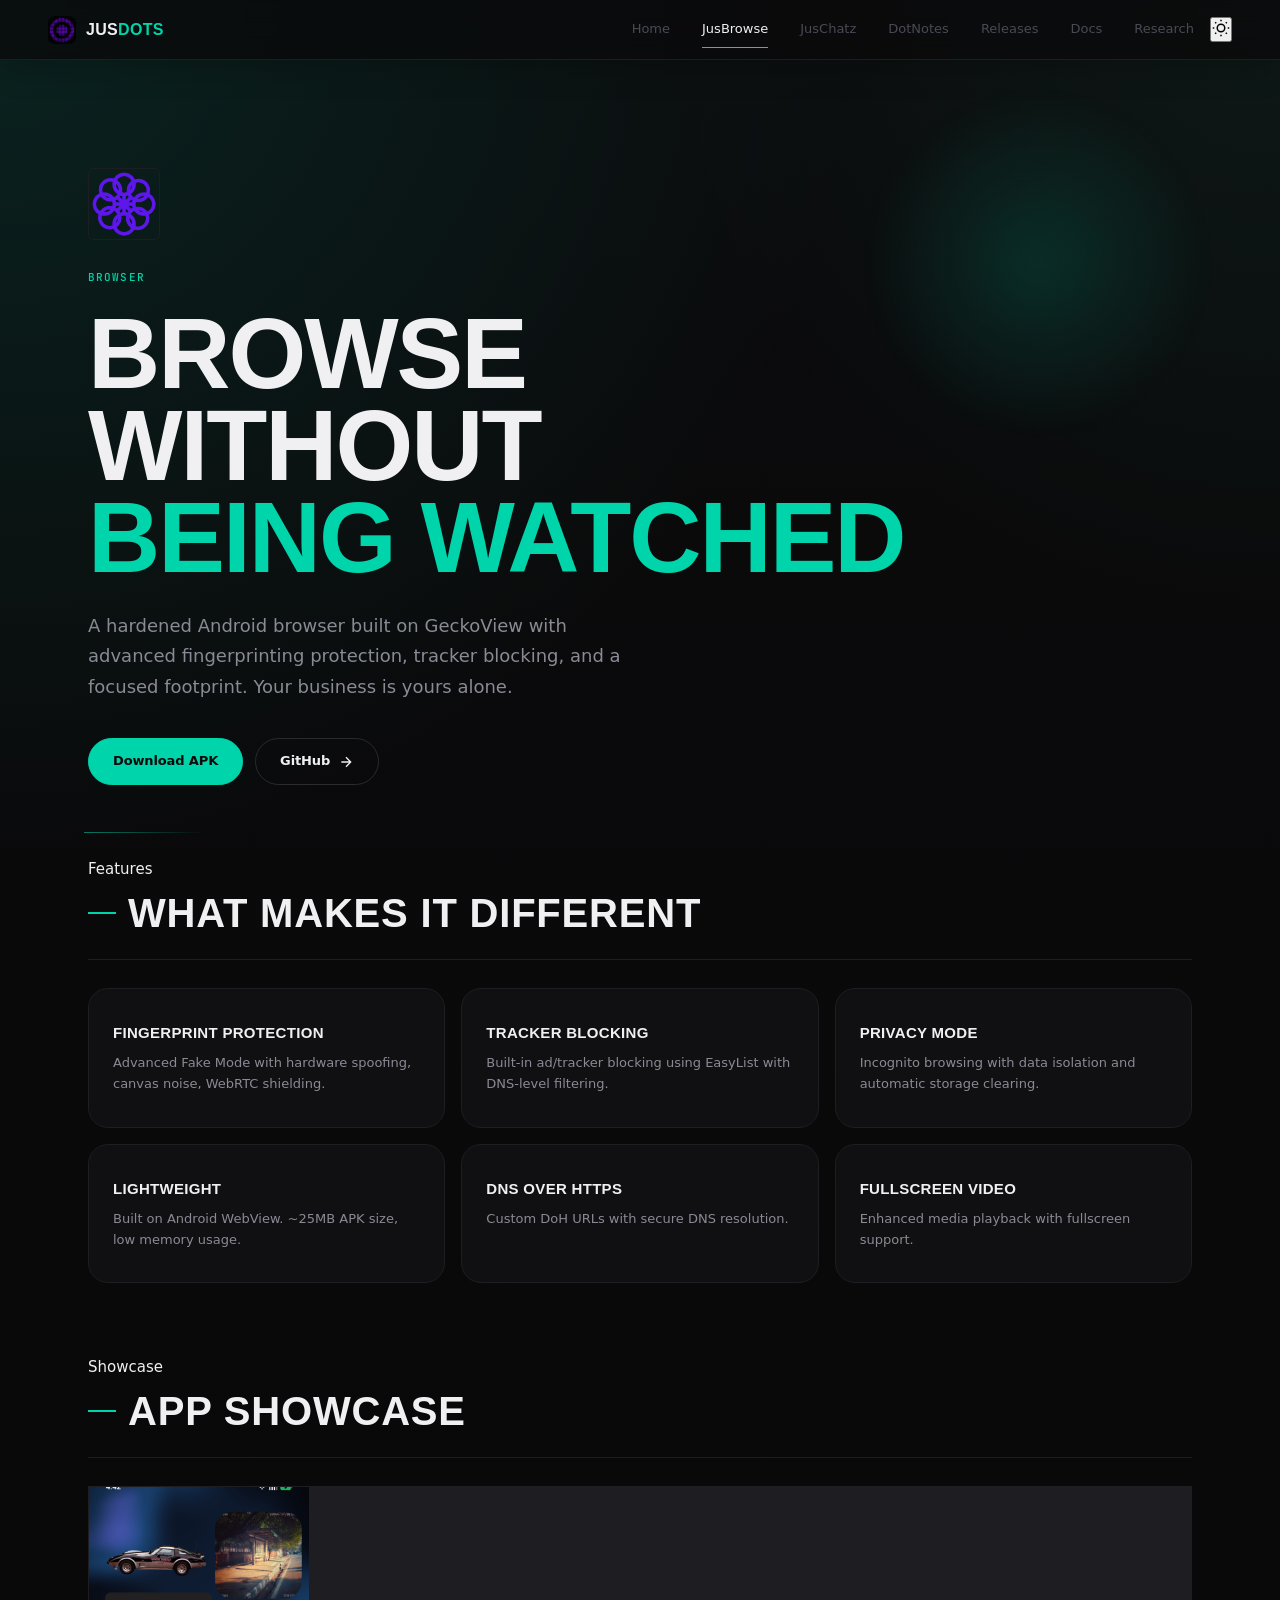
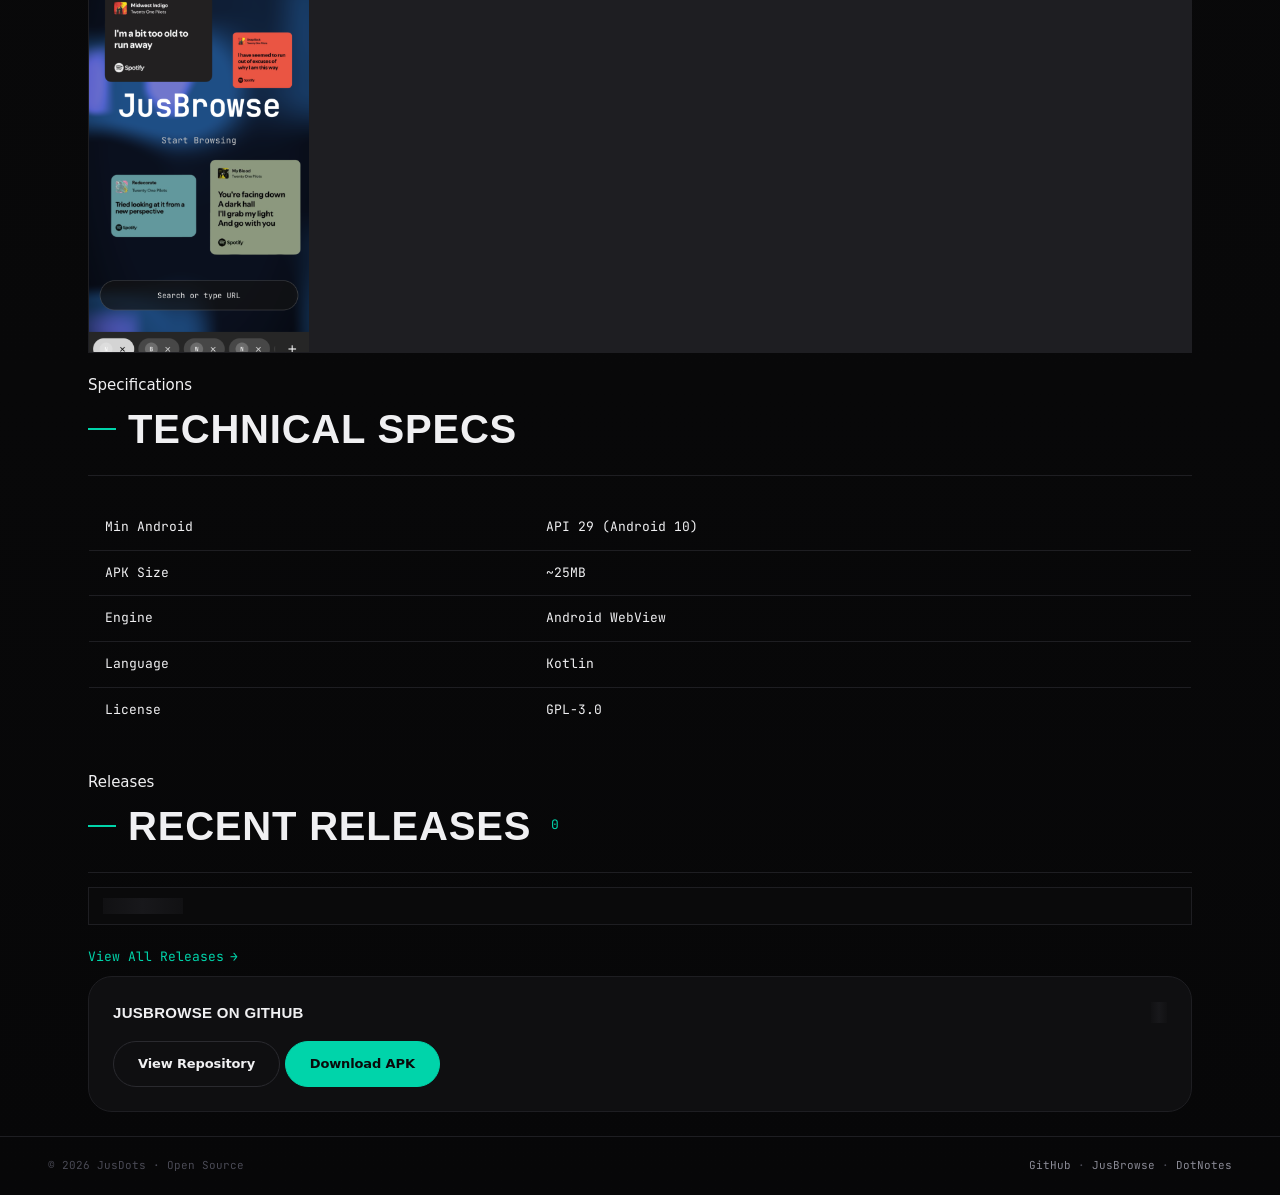
<file: browse.html>
<!DOCTYPE html>
<html lang="en">

<head>
  <meta charset="UTF-8" />
  <meta name="viewport" content="width=device-width,initial-scale=1" />
  <title>JusBrowse | GeckoView Browser - JusDots</title>
  <meta name="description"
    content="JusBrowse - Privacy-first Android browser built on GeckoView with fingerprint protection and tracker blocking." />
  <meta name="author" content="JusDots" />
  <meta name="theme-color" content="#ffffff" />

  <meta property="og:type" content="website" />
  <meta property="og:url" content="https://shubh72010.github.io/JusDots-Dev/browse.html" />
  <meta property="og:title" content="JusBrowse | GeckoView Browser" />
  <meta property="og:description" content="Privacy-first Android browser built on GeckoView with advanced fingerprinting protection and tracker blocking." />

  <link rel="preconnect" href="https://fonts.googleapis.com">
  <link rel="preconnect" href="https://fonts.gstatic.com" crossorigin>
  <link rel="stylesheet"
    href="https://fonts.googleapis.com/css2?family=JetBrains+Mono:wght@400;500&family=Inter:wght@400;500;600;700&display=swap">
  <link rel="icon" href="JusDots.png" type="image/png">
  <link rel="apple-touch-icon" href="JusDots.png">
  <link rel="stylesheet" href="css/styles.css">
</head>

<body>
  <a href="#main-content" class="skip-link">Skip to main content</a>

  <nav role="navigation" aria-label="Main navigation">
    <button class="nav-toggle" aria-label="Toggle navigation menu" aria-expanded="false">
      <span></span><span></span><span></span>
    </button>
    <a href="index.html" class="logo">
      <img src="JusDots.png" alt="JusDots" class="logo-img"
        onerror="this.style.display='none';this.nextElementSibling.style.display='flex'">
      <div class="logo-ic" style="display:none">JD</div>
      <div class="logo-tx">Jus<span>Dots</span></div>
    </a>
    <div class="nav-links" role="menubar">
      <a href="index.html" role="menuitem">Home</a>
      <a href="browse.html" class="active" role="menuitem">JusBrowse</a>
      <a href="chat.html" role="menuitem">JusChatz</a>
      <a href="notes.html" role="menuitem">DotNotes</a>
      <a href="releases.html" role="menuitem">Releases</a>
      <a href="docs.html" role="menuitem">Docs</a>
      <a href="research.html" role="menuitem">Research</a>
    </div>
      <button class="theme-toggle" id="theme-toggle" aria-label="Toggle dark mode">
        <svg class="sun-icon" width="18" height="18" fill="none" stroke="currentColor" stroke-width="2" viewBox="0 0 24 24">
          <circle cx="12" cy="12" r="5"/><path d="M12 1v2M12 21v2M4.22 4.22l1.42 1.42M18.36 18.36l1.42 1.42M1 12h2M21 12h2M4.22 19.78l1.42-1.42M18.36 5.64l1.42-1.42"/>
        </svg>
        <svg class="moon-icon" width="18" height="18" fill="none" stroke="currentColor" stroke-width="2" viewBox="0 0 24 24" style="display:none">
          <path d="M21 12.79A9 9 0 1 1 11.21 3 7 7 0 0 0 21 12.79z"/>
        </svg>
      </button>
  </nav>

  <div class="layout">
    <main id="main-content" role="main">
      <div class="hero">
        <img src="JusBrowse.png" alt="JusBrowse" class="hero-logo" onerror="this.style.display='none'">
        <div class="htag">Browser</div>
        <h1>Browse without<br/><span>being watched</span></h1>
        <p>A hardened Android browser built on GeckoView with advanced fingerprinting protection, tracker blocking, and a focused footprint. Your business is yours alone.</p>
        <div class="hbtns">
          <a class="btn bp" href="https://github.com/shubh72010/JusBrowse-GeckoView/releases" target="_blank">Download APK</a>
          <a class="btn bs" href="https://github.com/shubh72010/JusBrowse-GeckoView" target="_blank">
            GitHub
            <svg class="arrow" width="16" height="16" fill="none" stroke="currentColor" stroke-width="2" viewBox="0 0 24 24"><path d="M5 12h14M12 5l7 7-7 7"/></svg>
          </a>
        </div>
      </div>

      <div class="stitle-mono">Features</div>
      <div class="stitle">What makes it different</div>
      <div class="features">
        <div class="feat">
          <h3>Fingerprint Protection</h3>
          <p>Advanced Fake Mode with hardware spoofing, canvas noise, WebRTC shielding.</p>
        </div>
        <div class="feat">
          <h3>Tracker Blocking</h3>
          <p>Built-in ad/tracker blocking using EasyList with DNS-level filtering.</p>
        </div>
        <div class="feat">
          <h3>Privacy Mode</h3>
          <p>Incognito browsing with data isolation and automatic storage clearing.</p>
        </div>
        <div class="feat">
          <h3>Lightweight</h3>
          <p>Built on Android WebView. ~25MB APK size, low memory usage.</p>
        </div>
        <div class="feat">
          <h3>DNS over HTTPS</h3>
          <p>Custom DoH URLs with secure DNS resolution.</p>
        </div>
        <div class="feat">
          <h3>Fullscreen Video</h3>
          <p>Enhanced media playback with fullscreen support.</p>
        </div>
      </div>

      <div class="stitle-mono">Showcase</div>
      <div class="stitle">App Showcase</div>
      <div class="screenshot-gallery">
        <div class="screenshot-item">
          <img src="assets/JusBrowse.png" alt="JusBrowse Screenshot">
        </div>
      </div>

      <div class="stitle-mono">Specifications</div>
      <div class="stitle">Technical Specs</div>
      <table class="ct">
        <tbody>
          <tr>
            <td style="width:40%">Min Android</td>
            <td>API 29 (Android 10)</td>
          </tr>
          <tr>
            <td>APK Size</td>
            <td>~25MB</td>
          </tr>
          <tr>
            <td>Engine</td>
            <td>Android WebView</td>
          </tr>
          <tr>
            <td>Language</td>
            <td>Kotlin</td>
          </tr>
          <tr>
            <td>License</td>
            <td>GPL-3.0</td>
          </tr>
        </tbody>
      </table>

      <div class="app-releases">
        <div class="stitle-mono">Releases</div>
        <div class="stitle">Recent Releases <span class="release-count" id="count-browse">--</span></div>
        <div class="release-mini-list" id="releases-browse">
          <div class="release-mini">
            <div class="meta"><span class="version skeleton" style="width:80px;display:inline-block;height:16px">Loading...</span></div>
          </div>
        </div>
        <a class="view-all" href="releases.html">View All Releases</a>
      </div>

      <div class="github-widget">
        <div class="github-widget-header">
          <h3>JusBrowse on GitHub</h3>
          <span class="github-stars skeleton" id="stars-widget-browse">--</span>
        </div>
        <a class="btn bs" href="https://github.com/shubh72010/JusBrowse-GeckoView" target="_blank">View Repository</a>
        <a class="btn bp" id="download-widget-browse" href="https://github.com/shubh72010/JusBrowse-GeckoView/releases" target="_blank">Download APK</a>
      </div>
    </main>
  </div>

  <footer role="contentinfo">
    <span>&copy; 2026 JusDots &middot; Open Source</span>
    <span><a href="https://github.com/shubh72010" target="_blank">GitHub</a> &middot;
      <a href="https://github.com/shubh72010/JusBrowse-GeckoView/releases" target="_blank">JusBrowse</a> &middot;
      <a href="https://github.com/shubh72010/DotNotes" target="_blank">DotNotes</a></span>
  </footer>

  <script src="js/main.js"></script>
</body>

</html>
</file>
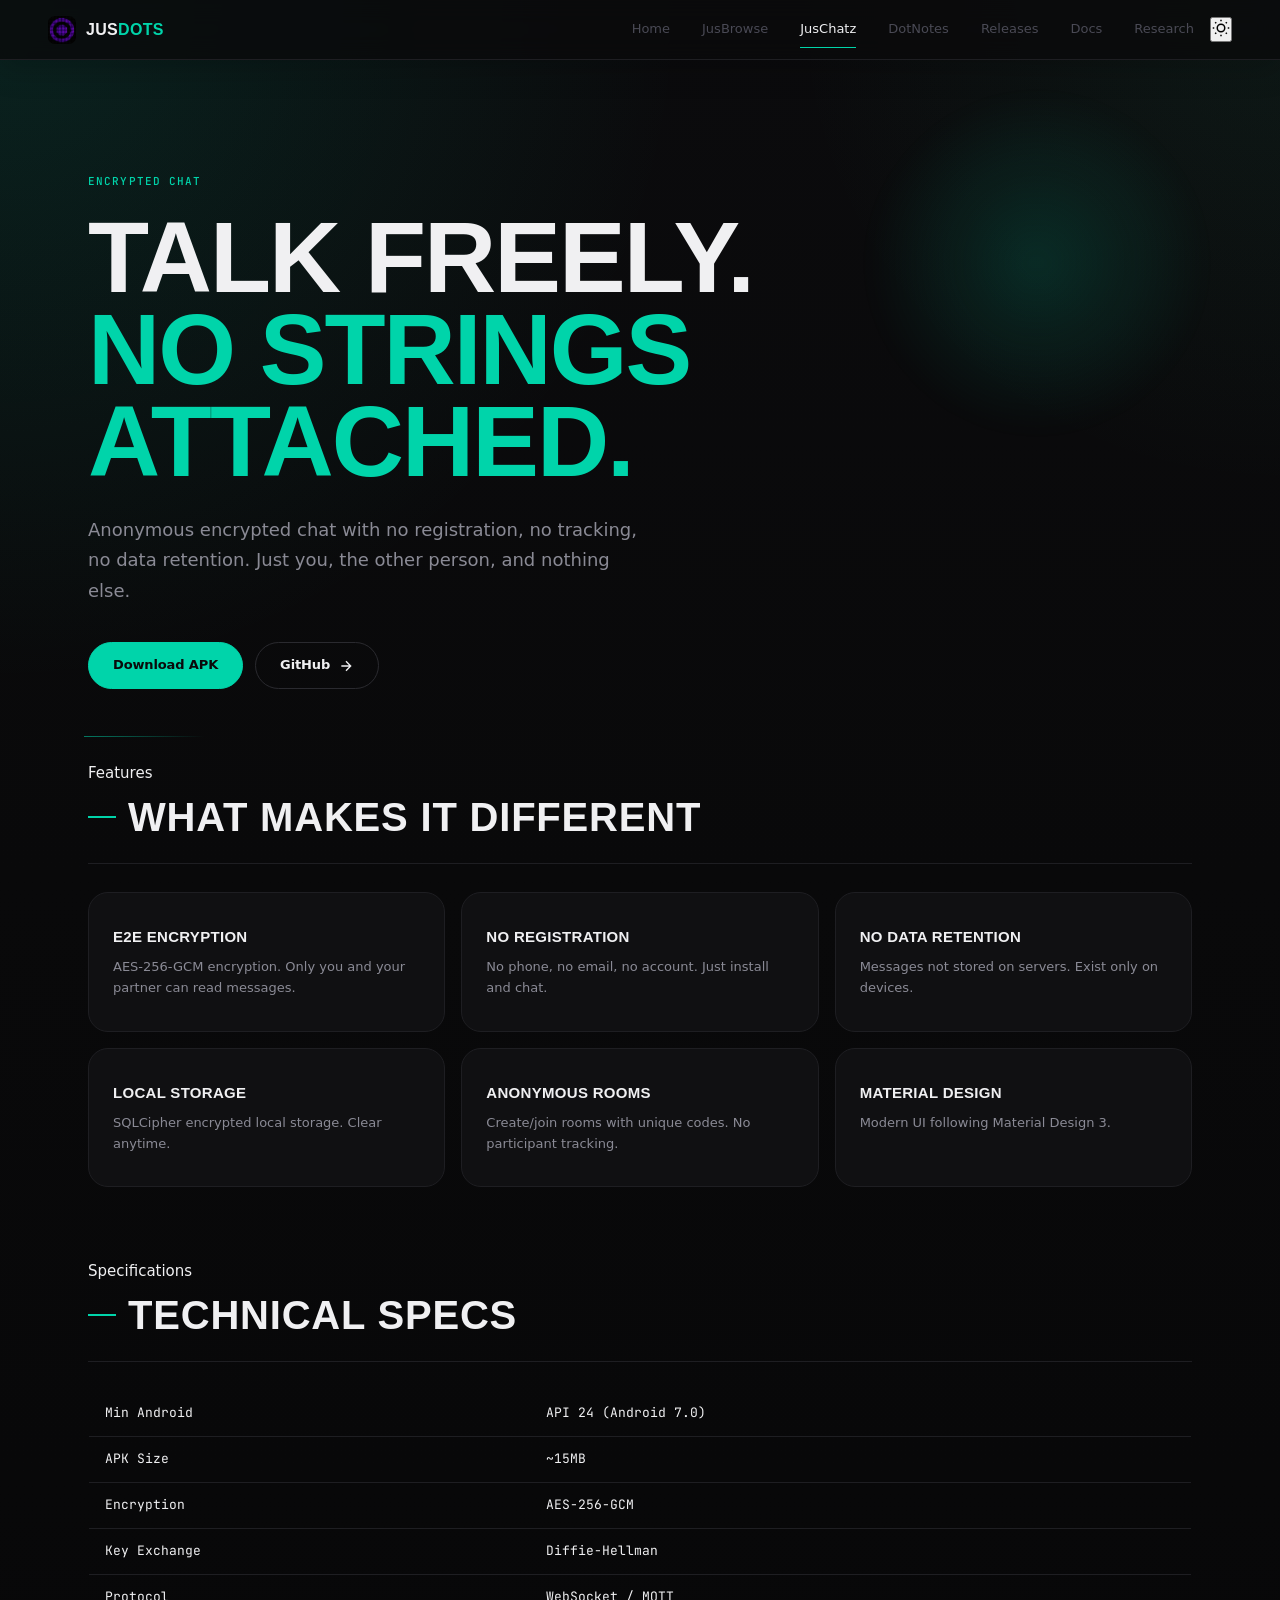
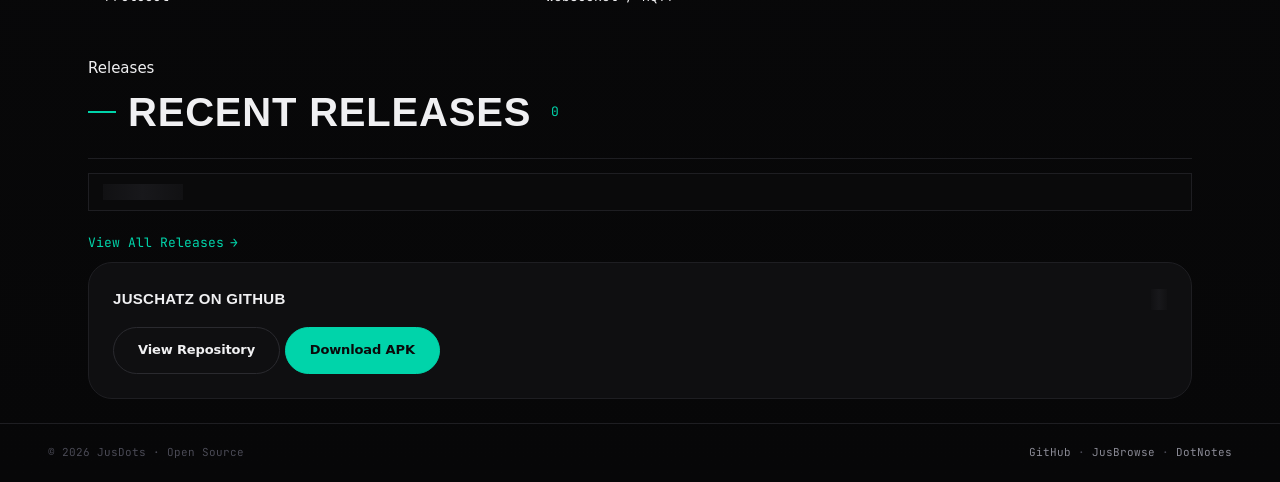
<file: chat.html>
<!DOCTYPE html>
<html lang="en">

<head>
  <meta charset="UTF-8" />
  <meta name="viewport" content="width=device-width,initial-scale=1" />
  <title>JusChatz | Encrypted Chat - JusDots</title>
  <meta name="description"
    content="JusChatz - Anonymous encrypted chat app. No registration, no tracking, no data retention. Your conversations stay private." />
  <meta name="author" content="JusDots" />
  <meta name="theme-color" content="#ffffff" />

  <meta property="og:type" content="website" />
  <meta property="og:url" content="https://shubh72010.github.io/JusDots-Dev/chat.html" />
  <meta property="og:title" content="JusChatz | Encrypted Chat" />
  <meta property="og:description" content="Anonymous encrypted chat app with no registration required." />

  <link rel="preconnect" href="https://fonts.googleapis.com">
  <link rel="preconnect" href="https://fonts.gstatic.com" crossorigin>
  <link rel="stylesheet"
    href="https://fonts.googleapis.com/css2?family=JetBrains+Mono:wght@400;500&family=Inter:wght@400;500;600;700&display=swap">
  <link rel="icon" href="JusDots.png" type="image/png">
  <link rel="apple-touch-icon" href="JusDots.png">
  <link rel="stylesheet" href="css/styles.css">
</head>

<body>
  <a href="#main-content" class="skip-link">Skip to main content</a>

  <nav role="navigation" aria-label="Main navigation">
    <button class="nav-toggle" aria-label="Toggle navigation menu" aria-expanded="false">
      <span></span><span></span><span></span>
    </button>
    <a href="index.html" class="logo">
      <img src="JusDots.png" alt="JusDots" class="logo-img"
        onerror="this.style.display='none';this.nextElementSibling.style.display='flex'">
      <div class="logo-ic" style="display:none">JD</div>
      <div class="logo-tx">Jus<span>Dots</span></div>
    </a>
    <div class="nav-links" role="menubar">
      <a href="index.html" role="menuitem">Home</a>
      <a href="browse.html" role="menuitem">JusBrowse</a>
      <a href="chat.html" class="active" role="menuitem">JusChatz</a>
      <a href="notes.html" role="menuitem">DotNotes</a>
      <a href="releases.html" role="menuitem">Releases</a>
      <a href="docs.html" role="menuitem">Docs</a>
      <a href="research.html" role="menuitem">Research</a>
    </div>
      <button class="theme-toggle" id="theme-toggle" aria-label="Toggle dark mode">
        <svg class="sun-icon" width="18" height="18" fill="none" stroke="currentColor" stroke-width="2" viewBox="0 0 24 24">
          <circle cx="12" cy="12" r="5"/><path d="M12 1v2M12 21v2M4.22 4.22l1.42 1.42M18.36 18.36l1.42 1.42M1 12h2M21 12h2M4.22 19.78l1.42-1.42M18.36 5.64l1.42-1.42"/>
        </svg>
        <svg class="moon-icon" width="18" height="18" fill="none" stroke="currentColor" stroke-width="2" viewBox="0 0 24 24" style="display:none">
          <path d="M21 12.79A9 9 0 1 1 11.21 3 7 7 0 0 0 21 12.79z"/>
        </svg>
      </button>
  </nav>

  <div class="layout">
    <main id="main-content" role="main">
      <div class="hero">
        <div class="htag">Encrypted Chat</div>
        <h1>Talk freely.<br/><span>No strings attached.</span></h1>
        <p>Anonymous encrypted chat with no registration, no tracking, no data retention. Just you, the other person, and nothing else.</p>
        <div class="hbtns">
          <a class="btn bp" href="https://github.com/R37BGXRPG/JusChatz_by_JusDots/releases" target="_blank">Download APK</a>
          <a class="btn bs" href="https://github.com/R37BGXRPG/JusChatz_by_JusDots" target="_blank">
            GitHub
            <svg class="arrow" width="16" height="16" fill="none" stroke="currentColor" stroke-width="2" viewBox="0 0 24 24"><path d="M5 12h14M12 5l7 7-7 7"/></svg>
          </a>
        </div>
      </div>

      <div class="stitle-mono">Features</div>
      <div class="stitle">What makes it different</div>
      <div class="features">
        <div class="feat">
          <h3>E2E Encryption</h3>
          <p>AES-256-GCM encryption. Only you and your partner can read messages.</p>
        </div>
        <div class="feat">
          <h3>No Registration</h3>
          <p>No phone, no email, no account. Just install and chat.</p>
        </div>
        <div class="feat">
          <h3>No Data Retention</h3>
          <p>Messages not stored on servers. Exist only on devices.</p>
        </div>
        <div class="feat">
          <h3>Local Storage</h3>
          <p>SQLCipher encrypted local storage. Clear anytime.</p>
        </div>
        <div class="feat">
          <h3>Anonymous Rooms</h3>
          <p>Create/join rooms with unique codes. No participant tracking.</p>
        </div>
        <div class="feat">
          <h3>Material Design</h3>
          <p>Modern UI following Material Design 3.</p>
        </div>
      </div>

      <div class="stitle-mono">Specifications</div>
      <div class="stitle">Technical Specs</div>
      <table class="ct">
        <tbody>
          <tr>
            <td style="width:40%">Min Android</td>
            <td>API 24 (Android 7.0)</td>
          </tr>
          <tr>
            <td>APK Size</td>
            <td>~15MB</td>
          </tr>
          <tr>
            <td>Encryption</td>
            <td>AES-256-GCM</td>
          </tr>
          <tr>
            <td>Key Exchange</td>
            <td>Diffie-Hellman</td>
          </tr>
          <tr>
            <td>Protocol</td>
            <td>WebSocket / MQTT</td>
          </tr>
        </tbody>
      </table>

      <div class="app-releases">
        <div class="stitle-mono">Releases</div>
        <div class="stitle">Recent Releases <span class="release-count" id="count-chat">--</span></div>
        <div class="release-mini-list" id="releases-chat">
          <div class="release-mini">
            <div class="meta"><span class="version skeleton" style="width:80px;display:inline-block;height:16px">Loading...</span></div>
          </div>
        </div>
        <a class="view-all" href="releases.html">View All Releases</a>
      </div>

      <div class="github-widget">
        <div class="github-widget-header">
          <h3>JusChatz on GitHub</h3>
          <span class="github-stars skeleton" id="stars-widget-chat">--</span>
        </div>
        <a class="btn bs" href="https://github.com/R37BGXRPG/JusChatz_by_JusDots" target="_blank">View Repository</a>
        <a class="btn bp" id="download-widget-chat" href="https://github.com/R37BGXRPG/JusChatz_by_JusDots/releases" target="_blank">Download APK</a>
      </div>
    </main>
  </div>

  <footer role="contentinfo">
    <span>&copy; 2026 JusDots &middot; Open Source</span>
    <span><a href="https://github.com/shubh72010" target="_blank">GitHub</a> &middot;
      <a href="https://github.com/shubh72010/JusBrowse-GeckoView/releases" target="_blank">JusBrowse</a> &middot;
      <a href="https://github.com/shubh72010/DotNotes" target="_blank">DotNotes</a></span>
  </footer>

  <script src="js/main.js"></script>
</body>

</html>
</file>
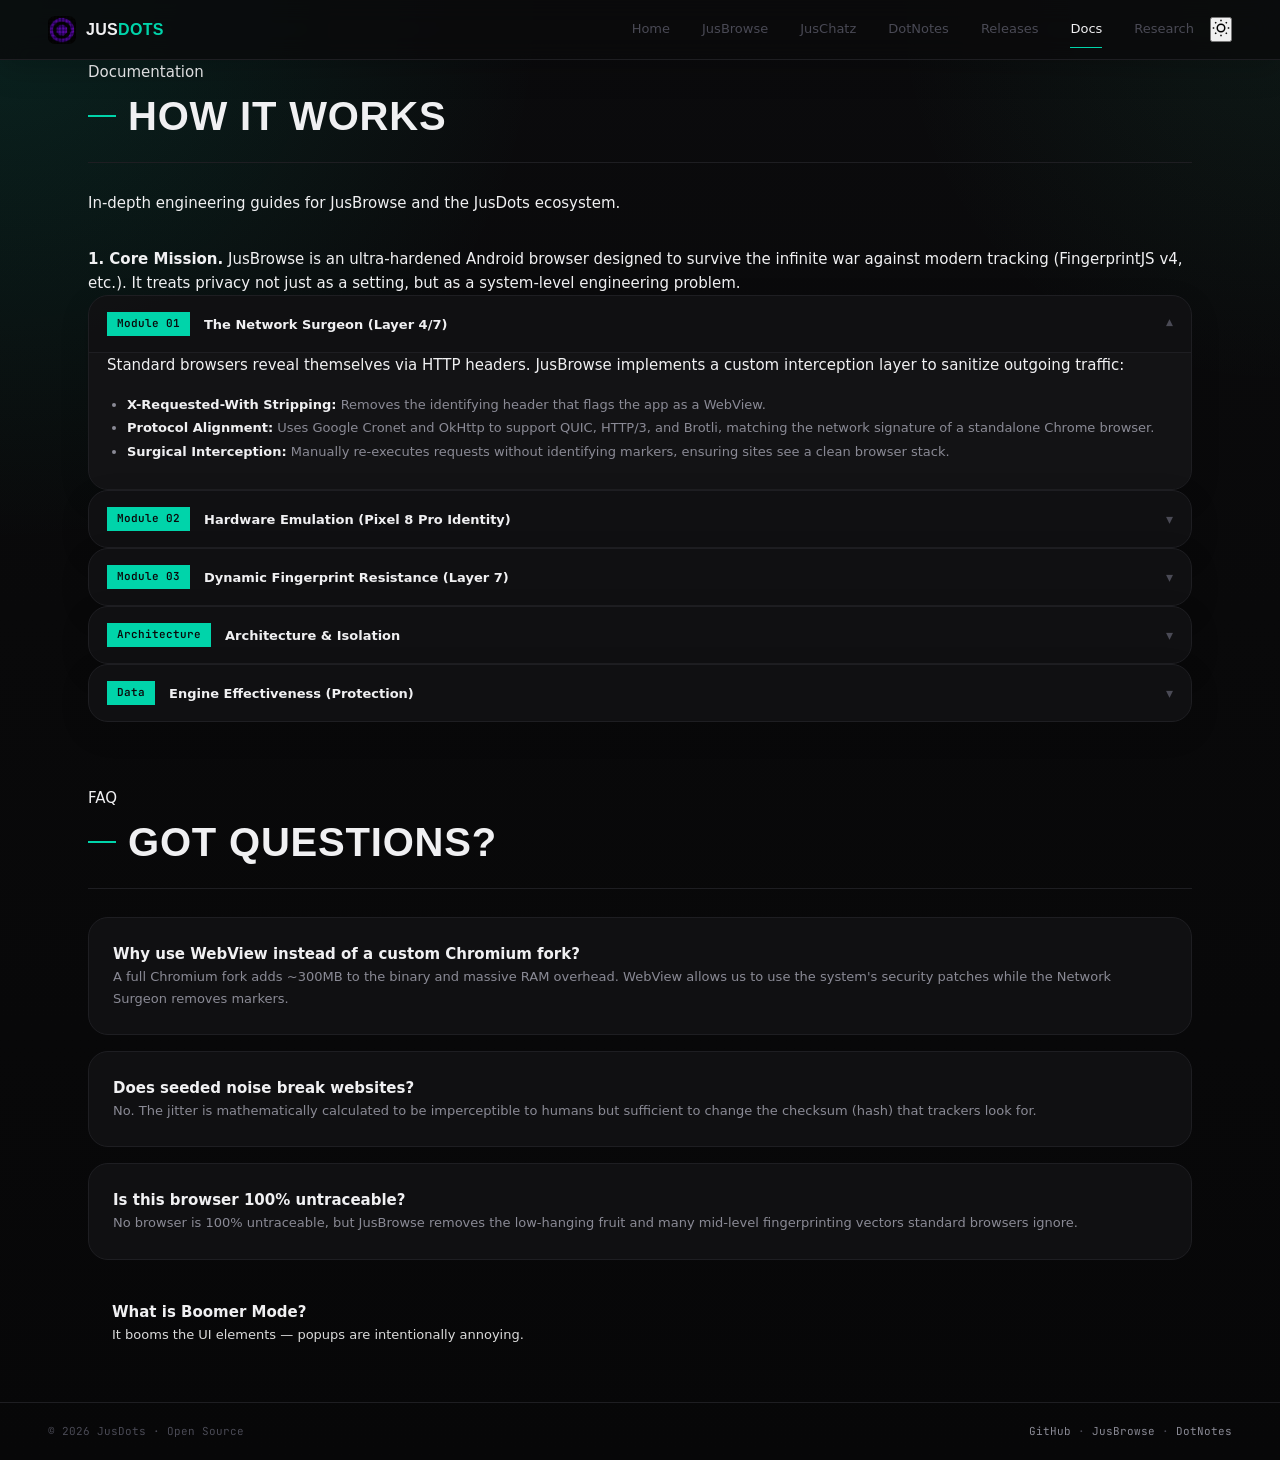
<file: docs.html>
<!DOCTYPE html>
<html lang="en">

<head>
  <meta charset="UTF-8" />
  <meta name="viewport" content="width=device-width,initial-scale=1" />
  <title>Technical Documentation | JusDots</title>
  <meta name="description"
    content="In-depth technical documentation for JusBrowse and the JusDots ecosystem." />
  <meta name="author" content="JusDots" />
  <meta name="theme-color" content="#ffffff" />

  <meta property="og:type" content="website" />
  <meta property="og:url" content="https://shubh72010.github.io/JusDots-Dev/docs.html" />
  <meta property="og:title" content="Technical Documentation | JusDots" />
  <meta property="og:description" content="In-depth technical documentation for JusBrowse and JusDots ecosystem." />

  <link rel="preconnect" href="https://fonts.googleapis.com">
  <link rel="preconnect" href="https://fonts.gstatic.com" crossorigin>
  <link rel="stylesheet"
    href="https://fonts.googleapis.com/css2?family=JetBrains+Mono:wght@400;500&family=Inter:wght@400;500;600;700&display=swap">
  <link rel="icon" href="JusDots.png" type="image/png">
  <link rel="apple-touch-icon" href="JusDots.png">
  <link rel="stylesheet" href="css/styles.css">
</head>

<body>
  <a href="#main-content" class="skip-link">Skip to main content</a>

  <nav role="navigation" aria-label="Main navigation">
    <button class="nav-toggle" aria-label="Toggle navigation menu" aria-expanded="false">
      <span></span><span></span><span></span>
    </button>
    <a href="index.html" class="logo">
      <img src="JusDots.png" alt="JusDots" class="logo-img"
        onerror="this.style.display='none';this.nextElementSibling.style.display='flex'">
      <div class="logo-ic" style="display:none">JD</div>
      <div class="logo-tx">Jus<span>Dots</span></div>
    </a>
    <div class="nav-links" role="menubar">
      <a href="index.html" role="menuitem">Home</a>
      <a href="browse.html" role="menuitem">JusBrowse</a>
      <a href="chat.html" role="menuitem">JusChatz</a>
      <a href="notes.html" role="menuitem">DotNotes</a>
      <a href="releases.html" role="menuitem">Releases</a>
      <a href="docs.html" class="active" role="menuitem">Docs</a>
      <a href="research.html" role="menuitem">Research</a>
    </div>
      <button class="theme-toggle" id="theme-toggle" aria-label="Toggle dark mode">
        <svg class="sun-icon" width="18" height="18" fill="none" stroke="currentColor" stroke-width="2" viewBox="0 0 24 24">
          <circle cx="12" cy="12" r="5"/><path d="M12 1v2M12 21v2M4.22 4.22l1.42 1.42M18.36 18.36l1.42 1.42M1 12h2M21 12h2M4.22 19.78l1.42-1.42M18.36 5.64l1.42-1.42"/>
        </svg>
        <svg class="moon-icon" width="18" height="18" fill="none" stroke="currentColor" stroke-width="2" viewBox="0 0 24 24" style="display:none">
          <path d="M21 12.79A9 9 0 1 1 11.21 3 7 7 0 0 0 21 12.79z"/>
        </svg>
      </button>
  </nav>

  <div class="layout">
    <main id="main-content" role="main">
      <div class="stitle-mono">Documentation</div>
      <div class="stitle">How it works</div>
      <p style="color:var(--ink-muted);margin-bottom:32px;max-width:65ch">In-depth engineering guides for JusBrowse and the JusDots ecosystem.</p>

      <div class="callout callout-info">
        <p><strong>1. Core Mission.</strong> JusBrowse is an ultra-hardened Android browser designed to survive the infinite war against modern tracking (FingerprintJS v4, etc.). It treats privacy not just as a setting, but as a system-level engineering problem.</p>
      </div>

      <div class="rc open">
        <div class="rh" onclick="tr(this)">
          <div class="rhl"><span class="rv">Module 01</span><span class="ri"><span class="rn">The Network Surgeon (Layer 4/7)</span></span></div>
          <span class="chev">▾</span>
        </div>
        <div class="rb">
          <p style="margin-bottom:16px;">Standard browsers reveal themselves via HTTP headers. JusBrowse implements a custom interception layer to sanitize outgoing traffic:</p>
          <ul>
            <li><strong>X-Requested-With Stripping:</strong> Removes the identifying header that flags the app as a WebView.</li>
            <li><strong>Protocol Alignment:</strong> Uses Google Cronet and OkHttp to support QUIC, HTTP/3, and Brotli, matching the network signature of a standalone Chrome browser.</li>
            <li><strong>Surgical Interception:</strong> Manually re-executes requests without identifying markers, ensuring sites see a clean browser stack.</li>
          </ul>
        </div>
      </div>

      <div class="rc">
        <div class="rh" onclick="tr(this)">
          <div class="rhl"><span class="rv">Module 02</span><span class="ri"><span class="rn">Hardware Emulation (Pixel 8 Pro Identity)</span></span></div>
          <span class="chev">▾</span>
        </div>
        <div class="rb">
          <p style="margin-bottom:16px;">To prevent Uncanny Valley leaks where the device reports a mismatching identity, JusBrowse spoofs the hardware characteristics of the Google Pixel 8 Pro (Tensor G3):</p>
          <table class="ct">
            <tr><td><strong>CPU</strong></td><td>Spoofs <code>navigator.hardwareConcurrency</code> to report <strong>8 cores</strong>.</td></tr>
            <tr><td><strong>RAM</strong></td><td>Spoofs <code>navigator.deviceMemory</code> to report <strong>12GB</strong>.</td></tr>
            <tr><td><strong>GPU</strong></td><td>Overrides WebGL <code>getParameter</code> to report Google as vendor and Mali-G715 as renderer.</td></tr>
            <tr><td><strong>APIs</strong></td><td>Blocks or spoofs Battery/Vibration APIs that could leak hardware health.</td></tr>
          </table>
        </div>
      </div>

      <div class="rc">
        <div class="rh" onclick="tr(this)">
          <div class="rhl"><span class="rv">Module 03</span><span class="ri"><span class="rn">Dynamic Fingerprint Resistance (Layer 7)</span></span></div>
          <span class="chev">▾</span>
        </div>
        <div class="rb">
          <p style="margin-bottom:16px;">Extensive JavaScript injection occurs at <code>Document-Start</code> to neuter tracking scripts:</p>
          <div class="docs-grid" style="grid-template-columns: 1fr 1fr; gap: 1px;">
            <div class="docs-card">
              <h4>Canvas Jitter</h4>
              <p>Injects seeded noise into ImageData to break persistent canvas hashes while maintaining visual quality.</p>
            </div>
            <div class="docs-card">
              <h4>Audio Hardening</h4>
              <p>Adds imperceptible jitter to AudioContext and Oscillator outputs to prevent acoustic fingerprinting.</p>
            </div>
            <div class="docs-card">
              <h4>WebRTC Shielding</h4>
              <p>Prevents IP leaks and identity probes by occluding candidate enumeration.</p>
            </div>
            <div class="docs-card">
              <h4>Font / Screen Protection</h4>
              <p>Limits fonts to a safe subset and buckets dimensions to standard mobile resolutions.</p>
            </div>
          </div>
        </div>
      </div>

      <div class="rc">
        <div class="rh" onclick="tr(this)">
          <div class="rhl"><span class="rv">Architecture</span><span class="ri"><span class="rn">Architecture & Isolation</span></span></div>
          <span class="chev">▾</span>
        </div>
        <div class="rb">
          <ul>
            <li><strong>OS-Level Isolation:</strong> Uses <code>WebView.setDataDirectorySuffix</code> linked to personas, ensuring cookies, cache, and LocalStorage are physically separated at the file system level.</li>
            <li><strong>MVVM Architecture:</strong> Built with Jetpack Compose for a modern, reactive UI that manages multiple isolated WebView instances.</li>
            <li><strong>Persistence:</strong> Uses Room and DataStore for secure, performance-conscious state management.</li>
          </ul>
        </div>
      </div>

      <div class="rc">
        <div class="rh" onclick="tr(this)">
          <div class="rhl"><span class="rv">Data</span><span class="ri"><span class="rn">Engine Effectiveness (Protection)</span></span></div>
          <span class="chev">▾</span>
        </div>
        <div class="rb">
          <div class="features" style="grid-template-columns:1fr 1fr;gap:1px">
            <div class="feat">
              <h3>Surgical Blocking</h3>
              <p>Advanced sub-resource interception using <code>shouldInterceptRequest</code> to scrub tracking headers.</p>
            </div>
            <div class="feat">
              <h3>Detection Resistance</h3>
              <p>By aligning headers (sec-ch-ua) JusBrowse avoids common Version Mismatch flags.</p>
            </div>
          </div>
        </div>
      </div>

      <div class="stitle-mono" style="margin-top:64px">FAQ</div>
      <div class="stitle">Got questions?</div>
      <div class="docs-grid" style="grid-template-columns: 1fr;">
        <div class="docs-card">
          <h4>Why use WebView instead of a custom Chromium fork?</h4>
          <p>A full Chromium fork adds ~300MB to the binary and massive RAM overhead. WebView allows us to use the system's security patches while the Network Surgeon removes markers.</p>
        </div>
        <div class="docs-card">
          <h4>Does seeded noise break websites?</h4>
          <p>No. The jitter is mathematically calculated to be imperceptible to humans but sufficient to change the checksum (hash) that trackers look for.</p>
        </div>
        <div class="docs-card">
          <h4>Is this browser 100% untraceable?</h4>
          <p>No browser is 100% untraceable, but JusBrowse removes the low-hanging fruit and many mid-level fingerprinting vectors standard browsers ignore.</p>
        </div>
        <div class="docs-card" style="background:var(--accent);color:var(--accent-ink);border:none;">
          <h4 style="color:var(--accent-ink)">What is Boomer Mode?</h4>
          <p style="color:rgba(255,255,255,0.85)">It booms the UI elements — popups are intentionally annoying.</p>
        </div>
      </div>
    </main>
  </div>

  <footer role="contentinfo">
    <span>&copy; 2026 JusDots &middot; Open Source</span>
    <span><a href="https://github.com/shubh72010" target="_blank">GitHub</a> &middot;
      <a href="https://github.com/shubh72010/JusBrowse-GeckoView/releases" target="_blank">JusBrowse</a> &middot;
      <a href="https://github.com/shubh72010/DotNotes" target="_blank">DotNotes</a></span>
  </footer>

  <script src="js/main.js"></script>
</body>

</html>
</file>
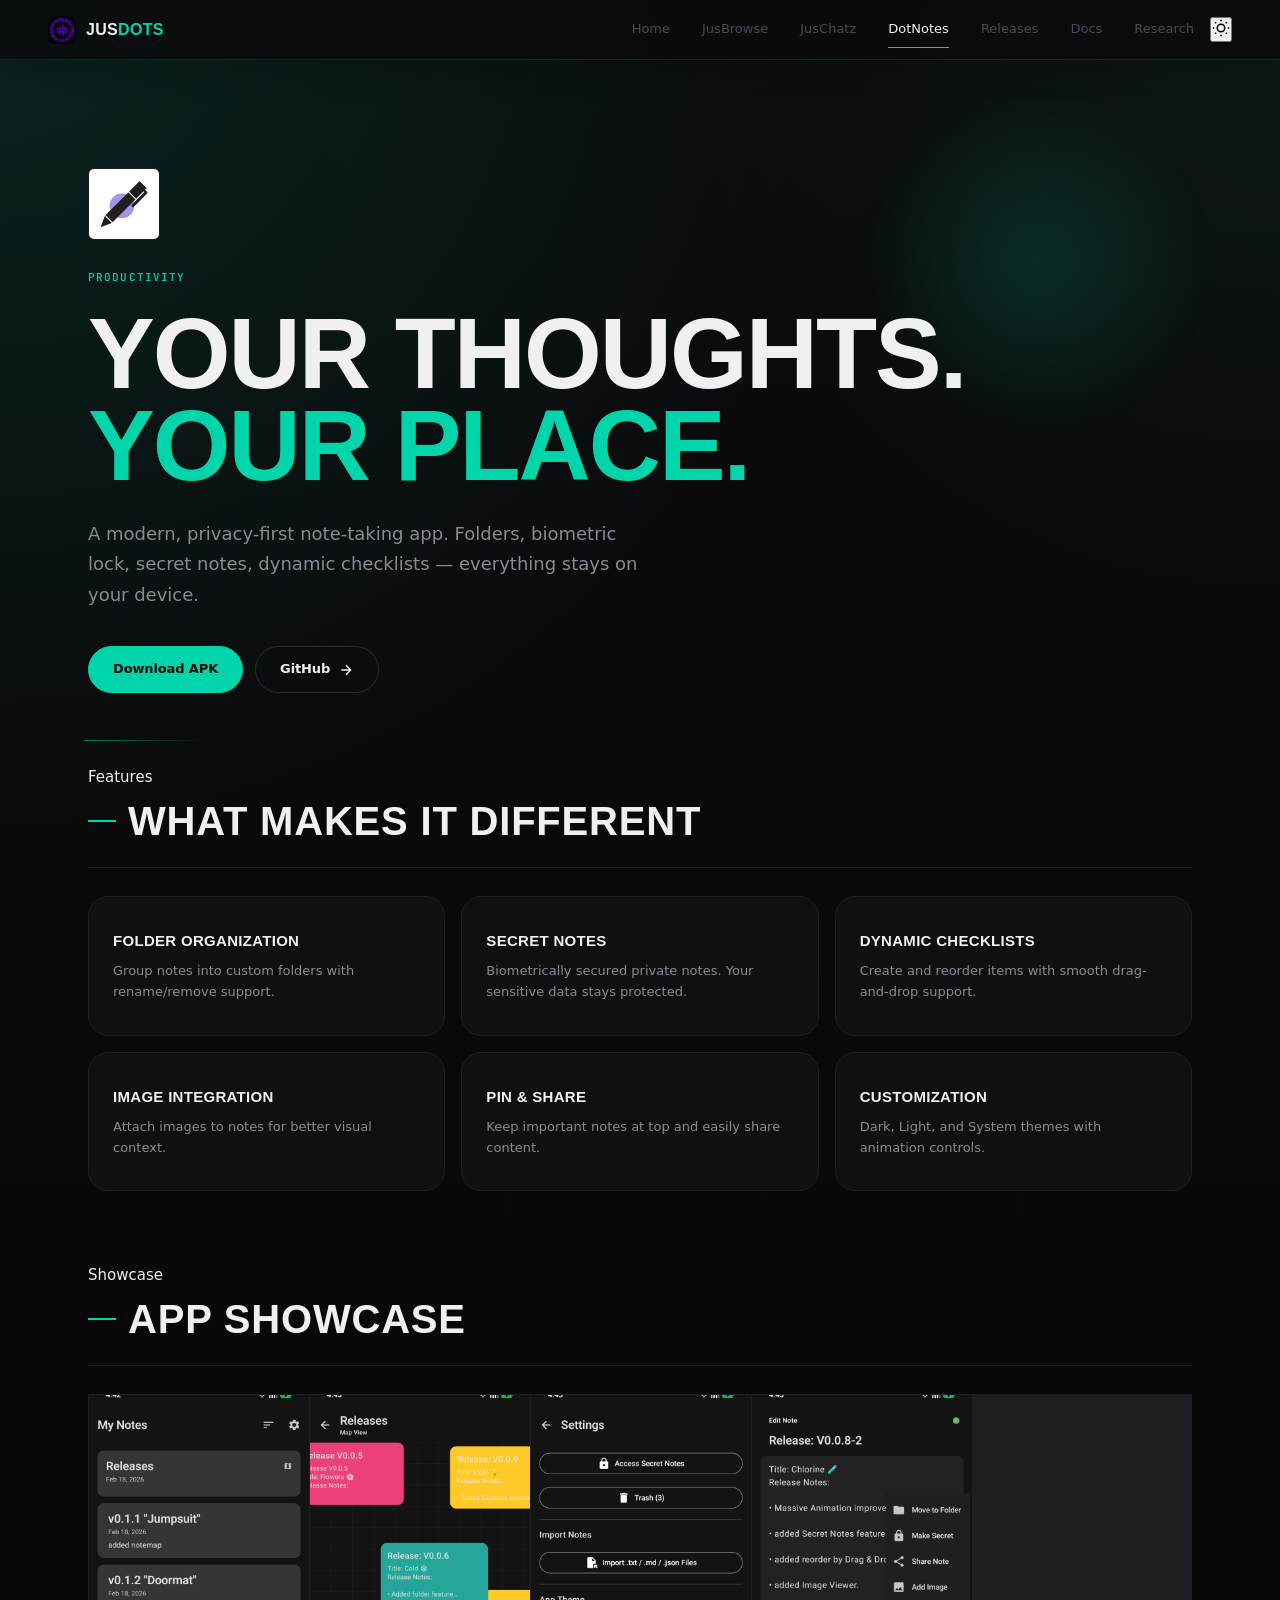
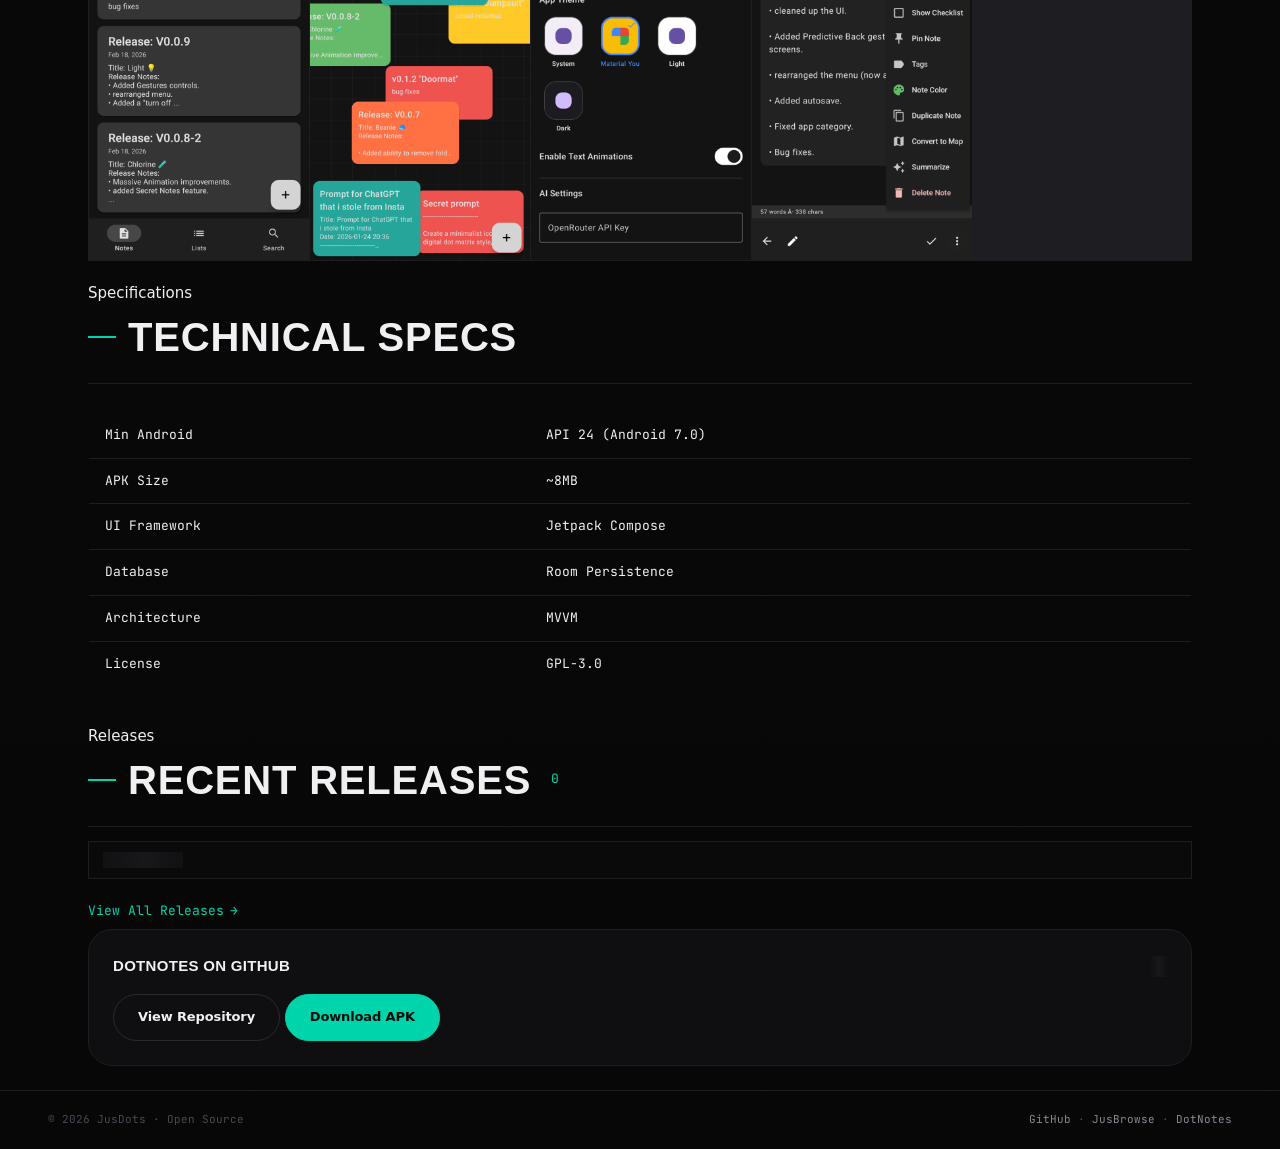
<file: notes.html>
<!DOCTYPE html>
<html lang="en">

<head>
  <meta charset="UTF-8" />
  <meta name="viewport" content="width=device-width,initial-scale=1" />
  <title>DotNotes | Note Taking App - JusDots</title>
  <meta name="description"
    content="DotNotes - Modern, privacy-focused note-taking app for Android. Organize with folders, secure with biometrics, and create rich checklists." />
  <meta name="author" content="JusDots" />
  <meta name="theme-color" content="#ffffff" />

  <meta property="og:type" content="website" />
  <meta property="og:url" content="https://shubh72010.github.io/JusDots-Dev/notes.html" />
  <meta property="og:title" content="DotNotes | Note Taking App" />
  <meta property="og:description" content="Modern, privacy-focused note-taking app for Android." />

  <link rel="preconnect" href="https://fonts.googleapis.com">
  <link rel="preconnect" href="https://fonts.gstatic.com" crossorigin>
  <link rel="stylesheet"
    href="https://fonts.googleapis.com/css2?family=JetBrains+Mono:wght@400;500&family=Inter:wght@400;500;600;700&display=swap">
  <link rel="icon" href="JusDots.png" type="image/png">
  <link rel="apple-touch-icon" href="JusDots.png">
  <link rel="stylesheet" href="css/styles.css">
</head>

<body>
  <a href="#main-content" class="skip-link">Skip to main content</a>

  <nav role="navigation" aria-label="Main navigation">
    <button class="nav-toggle" aria-label="Toggle navigation menu" aria-expanded="false">
      <span></span><span></span><span></span>
    </button>
    <a href="index.html" class="logo">
      <img src="JusDots.png" alt="JusDots" class="logo-img"
        onerror="this.style.display='none';this.nextElementSibling.style.display='flex'">
      <div class="logo-ic" style="display:none">JD</div>
      <div class="logo-tx">Jus<span>Dots</span></div>
    </a>
    <div class="nav-links" role="menubar">
      <a href="index.html" role="menuitem">Home</a>
      <a href="browse.html" role="menuitem">JusBrowse</a>
      <a href="chat.html" role="menuitem">JusChatz</a>
      <a href="notes.html" class="active" role="menuitem">DotNotes</a>
      <a href="releases.html" role="menuitem">Releases</a>
      <a href="docs.html" role="menuitem">Docs</a>
      <a href="research.html" role="menuitem">Research</a>
    </div>
      <button class="theme-toggle" id="theme-toggle" aria-label="Toggle dark mode">
        <svg class="sun-icon" width="18" height="18" fill="none" stroke="currentColor" stroke-width="2" viewBox="0 0 24 24">
          <circle cx="12" cy="12" r="5"/><path d="M12 1v2M12 21v2M4.22 4.22l1.42 1.42M18.36 18.36l1.42 1.42M1 12h2M21 12h2M4.22 19.78l1.42-1.42M18.36 5.64l1.42-1.42"/>
        </svg>
        <svg class="moon-icon" width="18" height="18" fill="none" stroke="currentColor" stroke-width="2" viewBox="0 0 24 24" style="display:none">
          <path d="M21 12.79A9 9 0 1 1 11.21 3 7 7 0 0 0 21 12.79z"/>
        </svg>
      </button>
  </nav>

  <div class="layout">
    <main id="main-content" role="main">
      <div class="hero">
        <img src="DotNotes.png" alt="DotNotes" class="hero-logo" onerror="this.style.display='none'">
        <div class="htag">Productivity</div>
        <h1>Your thoughts.<br/><span>Your place.</span></h1>
        <p>A modern, privacy-first note-taking app. Folders, biometric lock, secret notes, dynamic checklists — everything stays on your device.</p>
        <div class="hbtns">
          <a class="btn bp" href="https://github.com/shubh72010/DotNotes/releases" target="_blank">Download APK</a>
          <a class="btn bs" href="https://github.com/shubh72010/DotNotes" target="_blank">
            GitHub
            <svg class="arrow" width="16" height="16" fill="none" stroke="currentColor" stroke-width="2" viewBox="0 0 24 24"><path d="M5 12h14M12 5l7 7-7 7"/></svg>
          </a>
        </div>
      </div>

      <div class="stitle-mono">Features</div>
      <div class="stitle">What makes it different</div>
      <div class="features">
        <div class="feat">
          <h3>Folder Organization</h3>
          <p>Group notes into custom folders with rename/remove support.</p>
        </div>
        <div class="feat">
          <h3>Secret Notes</h3>
          <p>Biometrically secured private notes. Your sensitive data stays protected.</p>
        </div>
        <div class="feat">
          <h3>Dynamic Checklists</h3>
          <p>Create and reorder items with smooth drag-and-drop support.</p>
        </div>
        <div class="feat">
          <h3>Image Integration</h3>
          <p>Attach images to notes for better visual context.</p>
        </div>
        <div class="feat">
          <h3>Pin & Share</h3>
          <p>Keep important notes at top and easily share content.</p>
        </div>
        <div class="feat">
          <h3>Customization</h3>
          <p>Dark, Light, and System themes with animation controls.</p>
        </div>
      </div>

      <div class="stitle-mono">Showcase</div>
      <div class="stitle">App Showcase</div>
      <div class="screenshot-gallery">
        <div class="screenshot-item">
          <img src="assets/DN1.webp" alt="DotNotes Screenshot 1">
        </div>
        <div class="screenshot-item">
          <img src="assets/DN2.webp" alt="DotNotes Screenshot 2">
        </div>
        <div class="screenshot-item">
          <img src="assets/DN3.webp" alt="DotNotes Screenshot 3">
        </div>
        <div class="screenshot-item">
          <img src="assets/DN4.webp" alt="DotNotes Screenshot 4">
        </div>
      </div>

      <div class="stitle-mono">Specifications</div>
      <div class="stitle">Technical Specs</div>
      <table class="ct">
        <tbody>
          <tr>
            <td style="width:40%">Min Android</td>
            <td>API 24 (Android 7.0)</td>
          </tr>
          <tr>
            <td>APK Size</td>
            <td>~8MB</td>
          </tr>
          <tr>
            <td>UI Framework</td>
            <td>Jetpack Compose</td>
          </tr>
          <tr>
            <td>Database</td>
            <td>Room Persistence</td>
          </tr>
          <tr>
            <td>Architecture</td>
            <td>MVVM</td>
          </tr>
          <tr>
            <td>License</td>
            <td>GPL-3.0</td>
          </tr>
        </tbody>
      </table>

      <div class="app-releases">
        <div class="stitle-mono">Releases</div>
        <div class="stitle">Recent Releases <span class="release-count" id="count-notes">--</span></div>
        <div class="release-mini-list" id="releases-notes">
          <div class="release-mini">
            <div class="meta"><span class="version skeleton" style="width:80px;display:inline-block;height:16px">Loading...</span></div>
          </div>
        </div>
        <a class="view-all" href="releases.html">View All Releases</a>
      </div>

      <div class="github-widget">
        <div class="github-widget-header">
          <h3>DotNotes on GitHub</h3>
          <span class="github-stars skeleton" id="stars-widget-notes">--</span>
        </div>
        <a class="btn bs" href="https://github.com/shubh72010/DotNotes" target="_blank">View Repository</a>
        <a class="btn bp" id="download-widget-notes" href="https://github.com/shubh72010/DotNotes/releases" target="_blank">Download APK</a>
      </div>
    </main>
  </div>

  <footer role="contentinfo">
    <span>&copy; 2026 JusDots &middot; Open Source</span>
    <span><a href="https://github.com/shubh72010" target="_blank">GitHub</a> &middot;
      <a href="https://github.com/shubh72010/JusBrowse-GeckoView/releases" target="_blank">JusBrowse</a> &middot;
      <a href="https://github.com/shubh72010/DotNotes" target="_blank">DotNotes</a></span>
  </footer>

  <script src="js/main.js"></script>
</body>

</html>
</file>
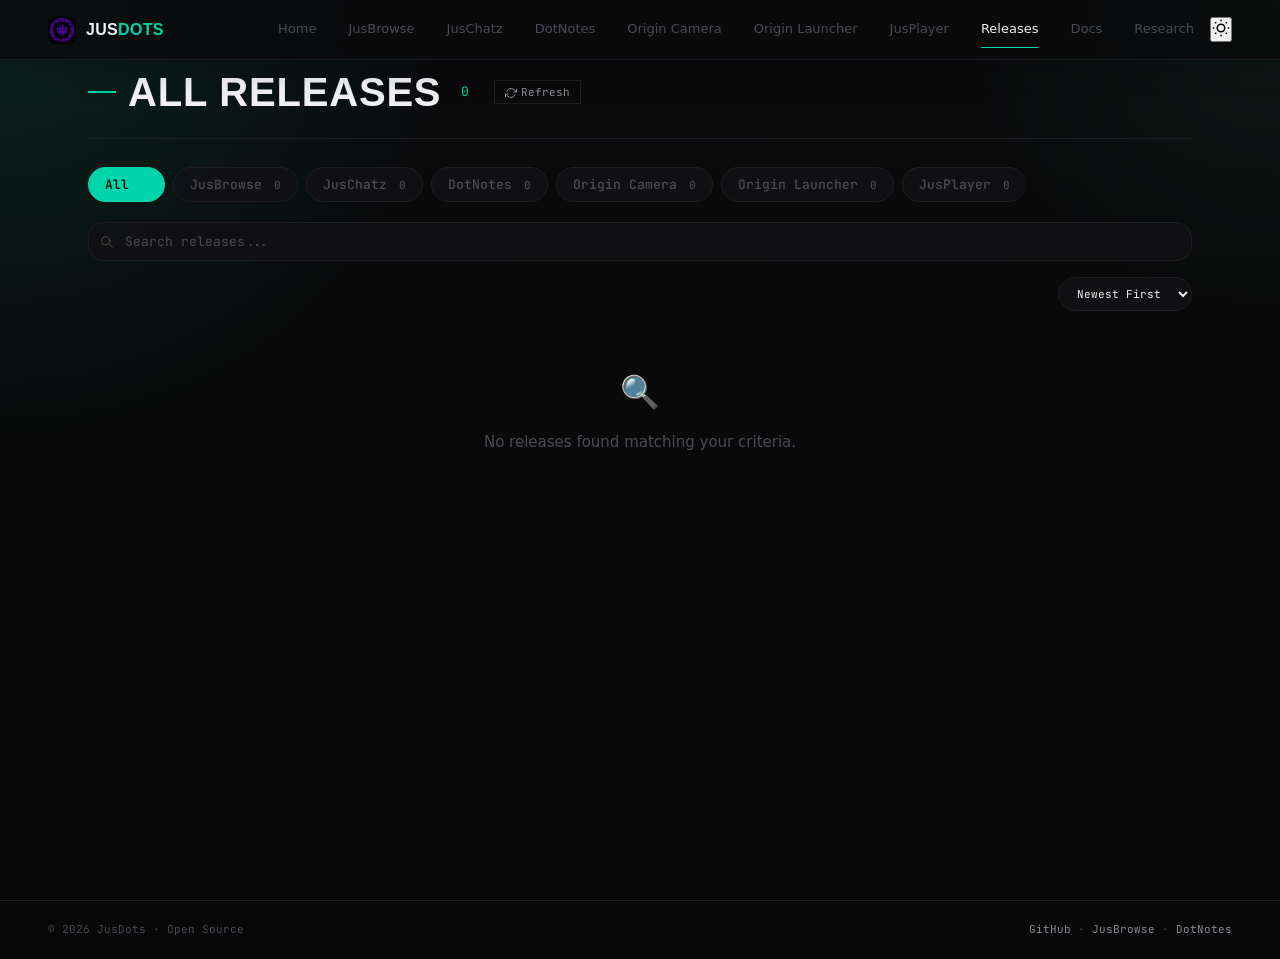
<file: releases.html>
<!DOCTYPE html>
<html lang="en">

<head>
  <meta charset="UTF-8" />
  <meta name="viewport" content="width=device-width,initial-scale=1" />
  <title>Releases | JusDots</title>
  <meta name="description"
    content="All releases for JusDots apps - JusBrowse-GeckoView, JusChatz, DotNotes, Origin Camera, Origin Launcher, and JusPlayer. Download the latest versions." />
  <meta name="author" content="JusDots" />
  <meta name="theme-color" content="#ffffff" />

  <meta property="og:type" content="website" />
  <meta property="og:url" content="https://shubh72010.github.io/JusDots-Dev/releases.html" />
  <meta property="og:title" content="Releases | JusDots" />
  <meta property="og:description" content="All releases for JusDots privacy-first Android apps." />

  <link rel="preconnect" href="https://fonts.googleapis.com">
  <link rel="preconnect" href="https://fonts.gstatic.com" crossorigin>
  <link rel="stylesheet"
    href="https://fonts.googleapis.com/css2?family=JetBrains+Mono:wght@400;500&family=Inter:wght@400;500;600;700&display=swap">
  <link rel="icon" href="JusDots.png" type="image/png">
  <link rel="apple-touch-icon" href="JusDots.png">
  <link rel="stylesheet" href="css/styles.css">
</head>

<body>
  <a href="#main-content" class="skip-link">Skip to main content</a>

  <nav role="navigation" aria-label="Main navigation">
    <button class="nav-toggle" aria-label="Toggle navigation menu" aria-expanded="false">
      <span></span><span></span><span></span>
    </button>
    <a href="index.html" class="logo">
      <img src="JusDots.png" alt="JusDots" class="logo-img"
        onerror="this.style.display='none';this.nextElementSibling.style.display='flex'">
      <div class="logo-ic" style="display:none">JD</div>
      <div class="logo-tx">Jus<span>Dots</span></div>
    </a>
    <div class="nav-links" role="menubar">
      <a href="index.html" role="menuitem">Home</a>
      <a href="browse.html" role="menuitem">JusBrowse</a>
      <a href="chat.html" role="menuitem">JusChatz</a>
      <a href="notes.html" role="menuitem">DotNotes</a>
      <a href="browse.html" role="menuitem">Origin Camera</a>
      <a href="browse.html" role="menuitem">Origin Launcher</a>
      <a href="notes.html" role="menuitem">JusPlayer</a>
      <a href="releases.html" class="active" role="menuitem">Releases</a>
      <a href="docs.html" role="menuitem">Docs</a>
      <a href="research.html" role="menuitem">Research</a>
    </div>
      <button class="theme-toggle" id="theme-toggle" aria-label="Toggle dark mode">
        <svg class="sun-icon" width="18" height="18" fill="none" stroke="currentColor" stroke-width="2" viewBox="0 0 24 24">
          <circle cx="12" cy="12" r="5"/><path d="M12 1v2M12 21v2M4.22 4.22l1.42 1.42M18.36 18.36l1.42 1.42M1 12h2M21 12h2M4.22 19.78l1.42-1.42M18.36 5.64l1.42-1.42"/>
        </svg>
        <svg class="moon-icon" width="18" height="18" fill="none" stroke="currentColor" stroke-width="2" viewBox="0 0 24 24" style="display:none">
          <path d="M21 12.79A9 9 0 1 1 11.21 3 7 7 0 0 0 21 12.79z"/>
        </svg>
      </button>
  </nav>

  <div class="layout">
    <main id="main-content" role="main">
      <div class="stitle">All Releases <span class="release-count" id="total-release-count">--</span> <button class="refresh-btn" onclick="GitHubAPI.refresh()" title="Refresh releases"><svg viewBox="0 0 24 24" fill="none" stroke="currentColor" stroke-width="2"><path d="M23 4v6h-6M1 20v-6h6M3.51 9a9 9 0 0 1 14.85-3.36L23 10M1 14l4.64 4.36A9 9 0 0 0 20.49 15"/></svg>Refresh</button></div>

      <div class="filter-tabs" id="filter-tabs">
        <button class="filter-tab active" data-filter="all" onclick="filterReleases('all')">All <span class="count" id="count-all">--</span></button>
        <button class="filter-tab" data-filter="JusBrowse-GeckoView" onclick="filterReleases('JusBrowse-GeckoView')">JusBrowse <span class="count" id="count-JusBrowse-GeckoView">--</span></button>
        <button class="filter-tab" data-filter="JusChatz" onclick="filterReleases('JusChatz')">JusChatz <span class="count" id="count-JusChatz">--</span></button>
        <button class="filter-tab" data-filter="DotNotes" onclick="filterReleases('DotNotes')">DotNotes <span class="count" id="count-DotNotes">--</span></button>
        <button class="filter-tab" data-filter="Origin-Camera" onclick="filterReleases('Origin-Camera')">Origin Camera <span class="count" id="count-Origin-Camera">--</span></button>
        <button class="filter-tab" data-filter="Origin-Launcher" onclick="filterReleases('Origin-Launcher')">Origin Launcher <span class="count" id="count-Origin-Launcher">--</span></button>
        <button class="filter-tab" data-filter="JusPlayer" onclick="filterReleases('JusPlayer')">JusPlayer <span class="count" id="count-JusPlayer">--</span></button>
      </div>

      <div class="release-search-wrap">
        <input type="text" class="release-search" id="release-search" placeholder="Search releases..." aria-label="Search releases" oninput="searchReleases(this.value)">
      </div>

      <div class="sort-wrap">
        <select class="sort-select" id="release-sort" onchange="sortReleases(this.value)">
          <option value="newest">Newest First</option>
          <option value="oldest">Oldest First</option>
        </select>
      </div>

      <div class="rlist" id="releases-container">
        <div class="rc open">
          <div class="rh" role="button" tabindex="0" aria-expanded="true">
            <div class="rhl"><span class="rv skeleton" style="width:80px;height:24px">Loading...</span>
              <div class="ri">
                <div class="rn skeleton" style="width:200px;height:16px">Fetching releases...</div>
                <div class="rd skeleton" style="width:100px;height:12px;margin-top:8px"></div>
              </div>
            </div>
            <div class="rmeta"><span class="chev">▾</span></div>
          </div>
        </div>
      </div>
    </main>
  </div>

  <footer role="contentinfo">
    <span>&copy; 2026 JusDots &middot; Open Source</span>
    <span><a href="https://github.com/shubh72010" target="_blank">GitHub</a> &middot;
      <a href="https://github.com/shubh72010/JusBrowse-GeckoView/releases" target="_blank">JusBrowse</a> &middot;
      <a href="https://github.com/shubh72010/DotNotes" target="_blank">DotNotes</a></span>
  </footer>

  <script src="js/main.js"></script>
</body>

</html>
</file>
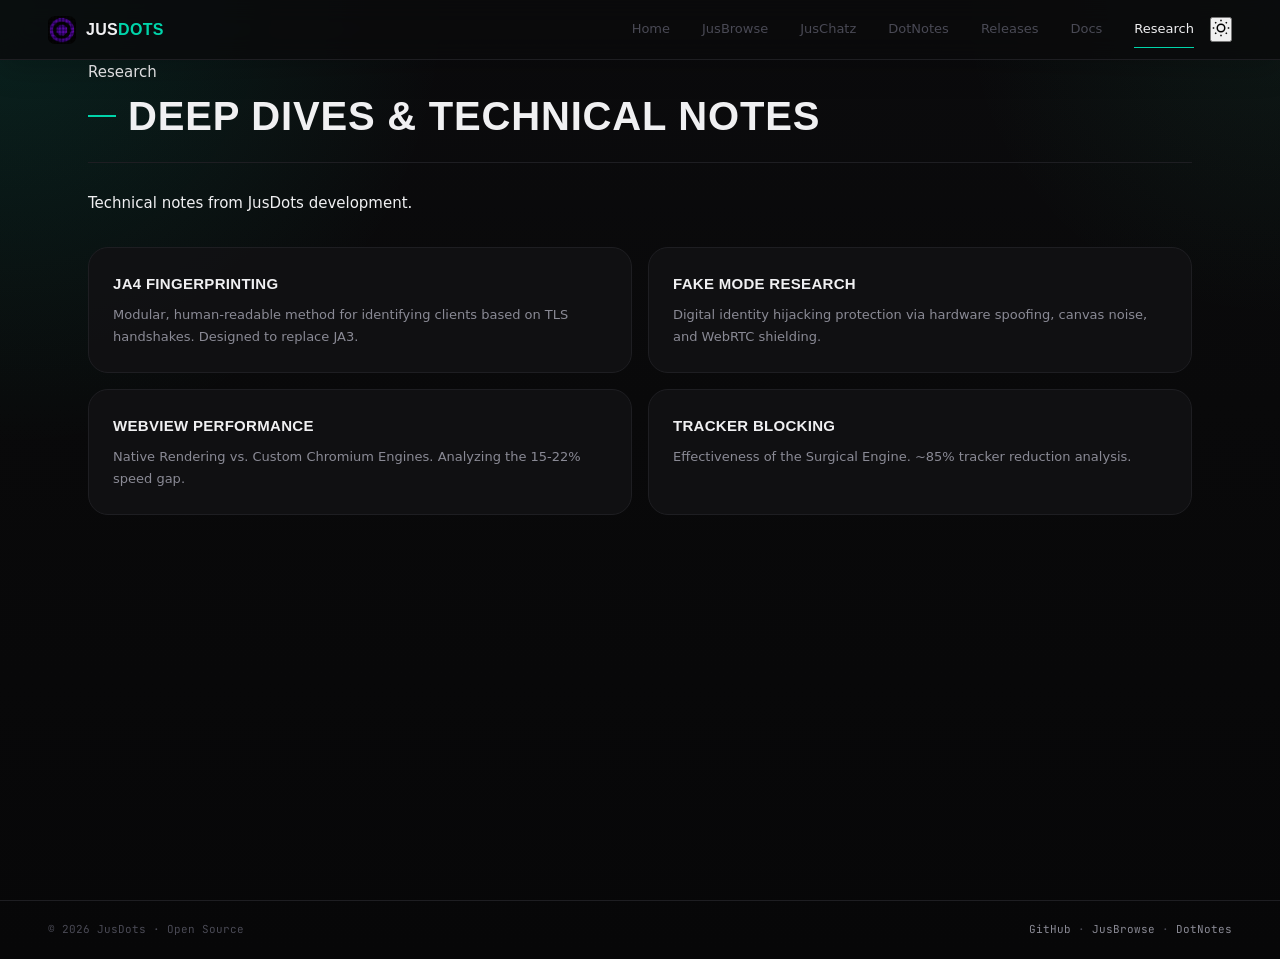
<file: research.html>
<!DOCTYPE html>
<html lang="en">

<head>
  <meta charset="UTF-8" />
  <meta name="viewport" content="width=device-width,initial-scale=1" />
  <title>Research Notes | JusDots</title>
  <meta name="description"
    content="Technical research notes from JusDots development - JA4 fingerprinting, Fake Mode, WebView performance, and tracker blocking." />
  <meta name="author" content="JusDots" />
  <meta name="theme-color" content="#ffffff" />

  <meta property="og:type" content="website" />
  <meta property="og:url" content="https://shubh72010.github.io/JusDots-Dev/research.html" />
  <meta property="og:title" content="Research Notes | JusDots" />
  <meta property="og:description" content="Technical research notes from JusDots development." />

  <link rel="preconnect" href="https://fonts.googleapis.com">
  <link rel="preconnect" href="https://fonts.gstatic.com" crossorigin>
  <link rel="stylesheet"
    href="https://fonts.googleapis.com/css2?family=JetBrains+Mono:wght@400;500&family=Inter:wght@400;500;600;700&display=swap">
  <link rel="icon" href="JusDots.png" type="image/png">
  <link rel="apple-touch-icon" href="JusDots.png">
  <link rel="stylesheet" href="css/styles.css">
</head>

<body>
  <a href="#main-content" class="skip-link">Skip to main content</a>

  <nav role="navigation" aria-label="Main navigation">
    <button class="nav-toggle" aria-label="Toggle navigation menu" aria-expanded="false">
      <span></span><span></span><span></span>
    </button>
    <a href="index.html" class="logo">
      <img src="JusDots.png" alt="JusDots" class="logo-img"
        onerror="this.style.display='none';this.nextElementSibling.style.display='flex'">
      <div class="logo-ic" style="display:none">JD</div>
      <div class="logo-tx">Jus<span>Dots</span></div>
    </a>
    <div class="nav-links" role="menubar">
      <a href="index.html" role="menuitem">Home</a>
      <a href="browse.html" role="menuitem">JusBrowse</a>
      <a href="chat.html" role="menuitem">JusChatz</a>
      <a href="notes.html" role="menuitem">DotNotes</a>
      <a href="releases.html" role="menuitem">Releases</a>
      <a href="docs.html" role="menuitem">Docs</a>
      <a href="research.html" class="active" role="menuitem">Research</a>
    </div>
      <button class="theme-toggle" id="theme-toggle" aria-label="Toggle dark mode">
        <svg class="sun-icon" width="18" height="18" fill="none" stroke="currentColor" stroke-width="2" viewBox="0 0 24 24">
          <circle cx="12" cy="12" r="5"/><path d="M12 1v2M12 21v2M4.22 4.22l1.42 1.42M18.36 18.36l1.42 1.42M1 12h2M21 12h2M4.22 19.78l1.42-1.42M18.36 5.64l1.42-1.42"/>
        </svg>
        <svg class="moon-icon" width="18" height="18" fill="none" stroke="currentColor" stroke-width="2" viewBox="0 0 24 24" style="display:none">
          <path d="M21 12.79A9 9 0 1 1 11.21 3 7 7 0 0 0 21 12.79z"/>
        </svg>
      </button>
  </nav>

  <div class="layout">
    <main id="main-content" role="main">
      <div id="research-main">
        <div class="stitle-mono">Research</div>
        <div class="stitle">Deep dives & technical notes</div>
        <p style="color:var(--ink-muted);margin-bottom:32px;max-width:65ch">Technical notes from JusDots development.</p>

        <div class="docs-grid">
          <div class="docs-card" onclick="sr('ja4')" style="cursor:pointer;">
            <h3>JA4 Fingerprinting</h3>
            <p>Modular, human-readable method for identifying clients based on TLS handshakes. Designed to replace JA3.</p>
          </div>
          <div class="docs-card" onclick="sr('fake-mode')" style="cursor:pointer;">
            <h3>Fake Mode Research</h3>
            <p>Digital identity hijacking protection via hardware spoofing, canvas noise, and WebRTC shielding.</p>
          </div>
          <div class="docs-card" onclick="sr('webview-perf')" style="cursor:pointer;">
            <h3>WebView Performance</h3>
            <p>Native Rendering vs. Custom Chromium Engines. Analyzing the 15-22% speed gap.</p>
          </div>
          <div class="docs-card" onclick="sr('tracker-blocking')" style="cursor:pointer;">
            <h3>Tracker Blocking</h3>
            <p>Effectiveness of the Surgical Engine. ~85% tracker reduction analysis.</p>
          </div>
        </div>
      </div>

      <!-- JA4 RESEARCH DETAIL -->
      <div class="research-detail" id="research-detail-ja4" style="display:none">
        <div style="margin-bottom: 24px;">
          <a onclick="sr('back')" class="view-all" style="cursor:pointer;flex-direction:row-reverse">Back to Research</a>
        </div>

        <div class="stitle">JA4 Fingerprinting — Deep Technical Breakdown</div>
        <div class="callout callout-info">
          <p><strong>JA4 Fingerprinting</strong> is a modular, human-readable method for identifying clients (browsers, bots, or malware) based on how they initiate a secure connection. Unlike its predecessor, which produced a single fragile hash, JA4 splits the fingerprint into three distinct parts (a_b_c), sorting and simplifying the data to remain stable even when technical details change randomly.</p>
        </div>

        <div class="rc open">
          <div class="rh" onclick="tr(this)">
            <div class="rhl"><span class="rv">Section 1</span><span class="ri"><span class="rn">The Anatomy of a JA4 Fingerprint</span></span></div>
            <span class="chev">▾</span>
          </div>
          <div class="rb">
            <p style="margin: 16px 0; line-height: 1.8;">A JA4 fingerprint is a 36-character string divided into three sections: <strong>a_b_c</strong>.</p>

            <div style="text-align:center; margin: 24px 0;">
              <img src="assets/ja4_anatomy.png" alt="JA4 Anatomy Diagram" style="width:100%; max-width:800px; border:1px solid var(--border);">
              <p style="font-size: 12px; color: var(--ink-muted-2); margin-top: 8px;">JA4 Fingerprint Structure Overview</p>
            </div>

            <h4 style="margin: 32px 0 12px; font-size: 18px; font-weight:600;">Part A: The Readable Header (Plaintext)</h4>
            <p style="margin-bottom: 16px; color: var(--ink-muted);">Captures high-level behavior. For example: <code>t13d1516h2</code></p>

            <div style="text-align:center; margin: 24px 0;">
              <img src="assets/ja4_part_a.png" alt="JA4 Part A Breakdown" style="width:100%; max-width:700px; border:1px solid var(--border);">
              <p style="font-size: 12px; color: var(--ink-muted-2); margin-top: 8px;">Part A Header Segments</p>
            </div>

            <table class="ct">
              <tr><th>Segment</th><th>Meaning</th></tr>
              <tr><td><strong>t</strong></td><td>Protocol (t=TCP, q=QUIC)</td></tr>
              <tr><td><strong>13</strong></td><td>TLS Version (13=TLS 1.3, 12=TLS 1.2)</td></tr>
              <tr><td><strong>d</strong></td><td>SNI Type (d=Domain, i=IP)</td></tr>
              <tr><td><strong>15</strong></td><td>Number of Cipher Suites (2 digits)</td></tr>
              <tr><td><strong>16</strong></td><td>Number of Extensions (2 digits)</td></tr>
              <tr><td><strong>h2</strong></td><td>ALPN (e.g., h2 for HTTP/2)</td></tr>
            </table>

            <h4 style="margin: 32px 0 12px; font-size: 18px; font-weight:600;">Part B: Cipher Hash (Truncated SHA256)</h4>
            <p style="color: var(--ink-muted);">A 12-character hash of the <strong>sorted</strong> list of Cipher Suites.</p>
            <div class="callout callout-tip" style="margin: 16px 0;">
              <p><strong>Critical Improvement:</strong> Unlike JA3, JA4 sorts the ciphers before hashing. This prevents Cipher Stunting or randomization (common in Chrome) from changing the fingerprint.</p>
            </div>

            <h4 style="margin: 32px 0 12px; font-size: 18px; font-weight:600;">Part C: Extension Hash (Truncated SHA256)</h4>
            <p style="color: var(--ink-muted);">A 12-character hash of the <strong>sorted</strong> list of TLS Extensions. This section often acts as the true signature of the client's SSL stack.</p>
          </div>
        </div>

        <div class="rc">
          <div class="rh" onclick="tr(this)">
            <div class="rhl"><span class="rv">Section 2</span><span class="ri"><span class="rn">Evolution: Why JA3 Failed</span></span></div>
            <span class="chev">▾</span>
          </div>
          <div class="rb">
            <p style="margin: 16px 0; color: var(--ink-muted); line-height: 1.8;">Modern browsers like Chrome began randomizing the order of their TLS extensions (Grease), causing a single browser version to generate millions of different JA3 hashes, making detection pipelines unusable.</p>
            <table class="ct">
              <tr><th>Feature</th><th>JA3 (Legacy)</th><th>JA4 (Modern)</th></tr>
              <tr><td><strong>Format</strong></td><td>Single MD5 Hash (32 chars)</td><td>Modular a_b_c String (36 chars)</td></tr>
              <tr><td><strong>Readability</strong></td><td>Opaque (Unreadable)</td><td>Transparent (Part A is plaintext)</td></tr>
              <tr><td><strong>Ordering</strong></td><td>Exact order (Fragile)</td><td>Sorted (Resistant)</td></tr>
              <tr><td><strong>False Positives</strong></td><td>High</td><td>Low (Fuzzy matching possible)</td></tr>
            </table>

            <h4 style="margin: 32px 0 12px; font-size: 18px; font-weight:600;">The JA4+ Suite</h4>
            <p style="color: var(--ink-muted);">JA4 is part of a larger suite designed to correlate data across different layers of the OSI model:</p>
            <div style="text-align:center; margin: 24px 0;">
              <img src="assets/ja4_suite.png" alt="JA4+ Suite Ecosystem" style="width:100%; max-width:600px; border:1px solid var(--border);">
              <p style="font-size: 12px; color: var(--ink-muted-2); margin-top: 8px;">JA4+ Suite Ecosystem Visualization</p>
            </div>
            <ul>
              <li><strong>JA4S (Server):</strong> Fingerprints the server's response to identify server software.</li>
              <li><strong>JA4H (HTTP):</strong> Fingerprints HTTP headers and cookie structures.</li>
              <li><strong>JA4L (Latency):</strong> Measures latency to infer physical distance or detect proxies.</li>
              <li><strong>JA4X (X.509):</strong> Fingerprints the SSL certificate itself.</li>
            </ul>
          </div>
        </div>

        <div class="rc">
          <div class="rh" onclick="tr(this)">
            <div class="rhl"><span class="rv">Section 3</span><span class="ri"><span class="rn">Security Use Cases</span></span></div>
            <span class="chev">▾</span>
          </div>
          <div class="rb">
            <div class="docs-grid" style="grid-template-columns: 1fr;">
              <div class="docs-card">
                <h4>1. Bot & Scraper Detection</h4>
                <p>User-Agents can lie, but TLS handshakes rarely do. If a request claims to be Chrome but the JA4 matches a Python library, it is an immediate red flag.</p>
              </div>
              <div class="docs-card">
                <h4>2. C2 (Command & Control) Identification</h4>
                <p>Malware families (like Cobalt Strike) often use hard-coded TLS libraries. Security teams block based on JA4 signatures that persist across IP rotations.</p>
              </div>
              <div class="docs-card">
                <h4>3. Session Hijacking Prevention</h4>
                <p>Platforms detect if a session cookie is used by a different JA4 fingerprint, implying account compromise or cookie theft, triggering immediate invalidation.</p>
              </div>
            </div>
          </div>
        </div>

        <div class="stitle-mono" style="margin-top:64px">Sources</div>
        <div class="stitle">Sources & Further Reading</div>
        <div class="callout" style="background:var(--surface);">
          <ul style="list-style:none; padding:0;">
            <li style="margin-bottom:12px;"><a href="https://security.googlecloudcommunity.com/community-blog-42/ja4-fingerprinting-in-gti-deep-dive-6043" target="_blank" style="color:var(--accent);text-decoration:underline;">Google Cloud: JA4 Fingerprinting Deep Dive</a></li>
            <li style="margin-bottom:12px;"><a href="https://zeek.org/2026/01/how-to-use-ja4-network-fingerprints-in-zeek/" target="_blank" style="color:var(--accent);text-decoration:underline;">Zeek: How to Use JA4 in Network Monitoring</a></li>
            <li style="margin-bottom:12px;"><a href="https://medium.com/foxio/ja4-network-fingerprinting-9376fe9ca637" target="_blank" style="color:var(--accent);text-decoration:underline;">Medium (FoxIO): JA4 Network Fingerprinting Launch</a></li>
            <li style="margin-bottom:12px;"><a href="https://github.com/FoxIO-LLC/ja4" target="_blank" style="color:var(--accent);text-decoration:underline;">GitHub: Official JA4 Reference Implementation</a></li>
          </ul>
        </div>
      </div>

      <!-- FAKE MODE RESEARCH DETAIL -->
      <div class="research-detail" id="research-detail-fake-mode" style="display:none">
        <div style="margin-bottom: 24px;">
          <a onclick="sr('back')" class="view-all" style="cursor:pointer;flex-direction:row-reverse">Back to Research</a>
        </div>

        <div class="stitle">Fake Mode: Digital Identity Hijacking & Fingerprint Protection</div>

        <div class="callout callout-info">
          <p>JusBrowse's <strong>Fake Mode</strong> provides multiple layers of defense against advanced browser fingerprinting. By spoofing hardware signatures, injecting canvas entropy, and shielding network vectors, it ensures that your digital identity remains unique to you and unlinked by third-party trackers.</p>
        </div>

        <table class="ct">
          <thead>
            <tr><th>Strategy</th><th>Implementation in JusBrowse</th><th>Effectiveness</th></tr>
          </thead>
          <tbody>
            <tr>
              <td><strong>Hardware Spoofing</strong></td>
              <td>Manual overrides of <code>navigator.hardwareConcurrency</code> and <code>navigator.deviceMemory</code>.</td>
              <td><strong>High.</strong> JusBrowse aligns these to Pixel 8 Pro specs.</td>
            </tr>
            <tr>
              <td><strong>Canvas Noise</strong></td>
              <td>Seeded pixel manipulation in <code>getImageData</code> to break static canvas hashes.</td>
              <td><strong>High (Dynamic).</strong> Prevents global tracking while maintaining session stability.</td>
            </tr>
            <tr>
              <td><strong>WebGL/GPU Spoofing</strong></td>
              <td>Interception of <code>getParameter</code> to report Mali-G715 (Tensor G3).</td>
              <td><strong>Critical.</strong> Eliminates common Generic GPU giveaways.</td>
            </tr>
            <tr>
              <td><strong>WebRTC Shielding</strong></td>
              <td>API Occlusion / IP Leak protection.</td>
              <td><strong>Mandatory.</strong> WebRTC is the #1 vector for IP leaks behind VPNs.</td>
            </tr>
          </tbody>
        </table>
      </div>

      <!-- WEBVIEW PERFORMANCE DETAIL -->
      <div class="research-detail" id="research-detail-webview-perf" style="display:none">
        <div style="margin-bottom: 24px;">
          <a onclick="sr('back')" class="view-all" style="cursor:pointer;flex-direction:row-reverse">Back to Research</a>
        </div>

        <div class="stitle">WebView Performance: Native vs. Custom Chromium Engines</div>

        <div class="callout callout-info">
          <p>Research into the <strong>Android System WebView (ASW)</strong> vs. Full Chromium for 2024 shows a narrowing but still present performance gap. JusBrowse optimizes the system engine to achieve standalone performance with a fraction of the footprint.</p>
        </div>

        <div class="docs-grid">
          <div class="docs-card">
            <h4>Rendering Speed</h4>
            <p>Custom Chromium (like Chrome M130+) typically scores <strong>15-22% higher</strong> on Speedometer 3.0 benchmarks compared to standard WebView.</p>
          </div>
          <div class="docs-card">
            <h4>Resource Footprint</h4>
            <p>JusBrowse's approach is significantly more memory-efficient. A custom fork added ~150-300MB to binary size and consumed ~20% more RAM.</p>
          </div>
          <div class="docs-card" style="background:var(--accent);color:var(--accent-ink);border:none;">
            <h4 style="color:var(--accent-ink)">JusBrowse Optimization</h4>
            <p style="color:rgba(255,255,255,0.85)">By using <code>setDataDirectorySuffix</code>, JusBrowse achieves process-level isolation for its WebView instances, bringing performance closer to a standalone browser.</p>
          </div>
        </div>
      </div>

      <!-- TRACKER BLOCKING DETAIL -->
      <div class="research-detail" id="research-detail-tracker-blocking" style="display:none">
        <div style="margin-bottom: 24px;">
          <a onclick="sr('back')" class="view-all" style="cursor:pointer;flex-direction:row-reverse">Back to Research</a>
        </div>

        <div class="stitle">Tracker Blocking: Effectiveness of the Surgical Engine</div>

        <div class="callout callout-info">
          <p>JusBrowse employs a <strong>Surgical Interception Engine</strong> that leverages low-level network hooks to scrub tracking parameters and block known analytics domains at the request level.</p>
        </div>

        <div class="features" style="grid-template-columns:repeat(3,1fr)">
          <div class="feat">
            <h3>Proactive Blocking</h3>
            <p>Intercepts and neutralizes hundreds of tracking requests per media-heavy site via the NetworkSurgeon engine.</p>
          </div>
          <div class="feat">
            <h3>Sub-resource Scrubbing</h3>
            <p>Targets the 21% of hidden trackers triggered after initial load by stripping headers and blocking sub-resource calls that WebViews usually leak.</p>
          </div>
          <div class="feat">
            <h3>Performance Gain</h3>
            <p>Blocking trackers results in a 35-50% reduction in data usage and up to 2x faster perceived page load speeds on media-heavy sites.</p>
          </div>
        </div>
      </div>
    </main>
  </div>

  <footer role="contentinfo">
    <span>&copy; 2026 JusDots &middot; Open Source</span>
    <span><a href="https://github.com/shubh72010" target="_blank">GitHub</a> &middot;
      <a href="https://github.com/shubh72010/JusBrowse-GeckoView/releases" target="_blank">JusBrowse</a> &middot;
      <a href="https://github.com/shubh72010/DotNotes" target="_blank">DotNotes</a></span>
  </footer>

  <script src="js/main.js"></script>
</body>

</html>
</file>
<file: css/styles.css>
/* ============================================
   JusDots — Editorial Design System
   Inspired by charlesleclerc.com
   Dark magazine aesthetic
   ============================================ */

:root {
  --bg: #0a0a0b;
  --bg-raised: #111113;
  --bg-surface: #18181b;
  --bg-elevated: #202026;
  --border: #1e1e22;
  --border-strong: #2a2a2f;
  --ac: #00d4aa;
  --ac-dim: rgba(0, 212, 170, 0.08);
  --ac-mid: rgba(0, 212, 170, 0.18);
  --ac-strong: rgba(0, 212, 170, 0.3);
  --ink: #f0f0f2;
  --ink-2: #8a8a95;
  --ink-3: #4a4a55;
  --ink-4: #2a2a30;
  --browse: #00d4aa;
  --chat: #34d399;
  --notes: #fbbf24;
  --nh: 60px;
  --maxw: 1200px;
  --gutter: 24px;
  --font-display: 'Oswald', 'Arial Narrow', sans-serif;
  --font-body: -apple-system, BlinkMacSystemFont, 'Segoe UI', system-ui, sans-serif;
  --font-mono: 'JetBrains Mono', 'SF Mono', 'Fira Code', monospace;
  --text-xs: 11px;
  --text-sm: 13px;
  --text-base: 15px;
  --text-lg: 18px;
  --text-xl: 24px;
  --text-2xl: 32px;
  --text-3xl: 40px;
  --text-4xl: 56px;
  --text-display: 72px;
  --text-display-xl: 100px;
}

*, *::before, *::after { box-sizing: border-box; margin: 0; padding: 0; }
html { scroll-behavior: smooth; overflow-x: clip; }
body {
  background:
    radial-gradient(circle at top left, rgba(0, 212, 170, 0.12), transparent 28%),
    radial-gradient(circle at top right, rgba(52, 211, 153, 0.07), transparent 20%),
    linear-gradient(180deg, #0b0b0d 0%, #09090a 42%, #070708 100%);
  color: var(--ink);
  font-family: var(--font-body);
  font-size: var(--text-base);
  min-height: 100dvh;
  line-height: 1.6;
  -webkit-font-smoothing: antialiased;
  overflow-x: clip;
}
a { color: inherit; text-decoration: none; }
img { display: block; max-width: 100%; }

.skip-link {
  position: absolute;
  top: -100px;
  left: 0;
  background: var(--ac);
  color: var(--bg);
  padding: 8px 16px;
  font-weight: 600;
  font-family: var(--font-mono);
  font-size: var(--text-sm);
  z-index: 10000;
  transition: top 0.15s;
}
.skip-link:focus { top: 0; }

/* NAV */
nav {
  position: fixed;
  top: 0; left: 0; right: 0;
  height: var(--nh);
  background: rgba(10, 10, 11, 0.82);
  backdrop-filter: blur(12px);
  -webkit-backdrop-filter: blur(12px);
  border-bottom: 1px solid var(--border);
  box-shadow: 0 10px 30px rgba(0, 0, 0, 0.18);
  display: flex;
  align-items: center;
  padding: 0 clamp(20px, 4vw, 48px);
  z-index: 1000;
}
.nav-toggle {
  display: none;
  flex-direction: column;
  gap: 5px;
  cursor: pointer;
  padding: 8px;
  background: transparent;
  border: none;
}
.nav-toggle span {
  display: block;
  width: 22px; height: 1.5px;
  background: var(--ink-2);
  transition: all 0.25s cubic-bezier(0.16, 1, 0.3, 1);
}
.nav-toggle.active span:nth-child(1) { transform: rotate(45deg) translate(4px, 5px); }
.nav-toggle.active span:nth-child(2) { opacity: 0; }
.nav-toggle.active span:nth-child(3) { transform: rotate(-45deg) translate(5px, -4px); }

.logo { display: flex; align-items: center; gap: 10px; flex-shrink: 0; }
.logo-img { width: 28px; height: 28px; border-radius: 4px; object-fit: contain; }
.logo-ic {
  width: 28px; height: 28px; border-radius: 4px;
  background: var(--ac);
  display: flex; align-items: center; justify-content: center;
  font-weight: 800; font-size: 11px; font-family: var(--font-mono); color: var(--bg);
}
.logo-tx {
  font-size: 16px; font-weight: 700;
  font-family: var(--font-display);
  letter-spacing: 0.02em; text-transform: uppercase;
}
.logo-tx span { color: var(--ac); }

.nav-search { position: relative; margin: 0 16px; flex: 1; max-width: 220px; }
.nav-search input {
  width: 100%; padding: 7px 14px;
  background: var(--bg-raised); border: 1px solid var(--border);
  color: var(--ink); font-size: var(--text-sm); font-family: var(--font-mono);
  transition: border-color 0.2s;
  border-radius: 999px;
}
.nav-search input:focus { outline: none; border-color: var(--ac); }
.nav-search input::placeholder { color: var(--ink-3); }
.nav-search-results {
  position: absolute; top: calc(100% + 6px); left: 0; right: 0;
  background: var(--bg-surface); border: 1px solid var(--border);
  max-height: 260px; overflow-y: auto; display: none; z-index: 1000;
}
.nav-search-results.active { display: block; }
.nav-search-result {
  padding: 10px 14px; cursor: pointer;
  border-bottom: 1px solid var(--border); transition: background 0.1s; font-size: var(--text-sm);
}
.nav-search-result:last-child { border: none; }
.nav-search-result:hover { background: var(--ac-dim); }
.nav-search-result-title { font-weight: 600; color: var(--ink); }
.nav-search-result-desc { color: var(--ink-3); font-size: var(--text-xs); margin-top: 2px; }

.nav-links { display: flex; gap: 0; flex: 1; align-items: center; justify-content: flex-end; }
.nav-links > a {
  color: var(--ink-3); font-size: var(--text-sm); font-weight: 500;
  padding: 6px 16px; transition: color 0.2s; cursor: pointer;
  white-space: nowrap; position: relative; font-family: var(--font-body);
}
.nav-links > a::after {
  content: ''; position: absolute; bottom: -2px; left: 16px; right: 16px;
  height: 1px; background: var(--ac); transform: scaleX(0);
  transition: transform 0.2s cubic-bezier(0.16, 1, 0.3, 1);
}
.nav-links > a:hover { color: var(--ink); }
.nav-links > a.active { color: var(--ink); }
.nav-links > a.active::after { transform: scaleX(1); }

.nav-dropdown { position: relative; }
.nav-dropdown-toggle {
  color: var(--ink-3); font-size: var(--text-sm); font-weight: 500;
  padding: 6px 16px; transition: color 0.2s; cursor: pointer;
  display: flex; align-items: center; gap: 6px; position: relative;
}
.nav-dropdown-toggle::after {
  content: ''; position: absolute; bottom: -2px; left: 16px; right: 16px;
  height: 1px; background: var(--ac); transform: scaleX(0); transition: transform 0.2s;
}
.nav-dropdown:hover .nav-dropdown-toggle { color: var(--ink); }
.nav-dropdown:hover .nav-dropdown-toggle::after { transform: scaleX(1); }
.nav-dropdown-menu {
  position: absolute; top: calc(100% + 6px); left: 0;
  background: rgba(17, 17, 19, 0.96); border: 1px solid var(--border);
  padding: 6px; min-width: 180px; display: none; z-index: 1000;
  border-radius: 16px;
  box-shadow: 0 24px 50px rgba(0, 0, 0, 0.35);
}
.nav-dropdown:hover .nav-dropdown-menu { display: block; }
.nav-dropdown-menu a {
  display: flex; align-items: center; gap: 8px; padding: 8px 14px;
  color: var(--ink-2); font-size: var(--text-sm); transition: all 0.1s; cursor: pointer;
}
.nav-dropdown-menu a:hover { background: var(--ac-dim); color: var(--ink); }

/* LAYOUT */
.layout { padding-top: var(--nh); min-height: 100vh; }
main { flex: 1; max-width: var(--maxw); margin: 0 auto; padding: 0 clamp(20px, 4vw, 48px); }
.page { display: none; }
.page.active { display: block; }

.page.active {
  animation: page-fade 320ms ease-out;
}

@keyframes page-fade {
  from { opacity: 0.4; transform: translateY(8px); }
  to { opacity: 1; transform: translateY(0); }
}

/* SEARCH */
.search-box { margin-bottom: 40px; position: relative; }
.search-box input {
  width: 100%; padding: 12px 16px 12px 40px;
  background: rgba(17, 17, 19, 0.92); border: 1px solid var(--border); border-radius: 18px;
  color: var(--ink); font-size: var(--text-base); font-family: var(--font-mono);
  transition: border-color 0.2s;
  box-shadow: inset 0 1px 0 rgba(255, 255, 255, 0.02);
}
.search-box input:focus { outline: none; border-color: var(--ac); }
.search-box input::placeholder { color: var(--ink-3); }
.search-box::before {
  content: ''; position: absolute; left: 14px; top: 50%; transform: translateY(-50%);
  width: 14px; height: 14px;
  background: url("data:image/svg+xml,%3Csvg xmlns='http://www.w3.org/2000/svg' fill='none' viewBox='0 0 24 24' stroke='%23555'%3E%3Cpath stroke-linecap='round' stroke-linejoin='round' stroke-width='1.5' d='M21 21l-6-6m2-5a7 7 0%2011-14 0 7 7 0%200114 0z'/%3E%3C/svg%3E") center/contain no-repeat;
}
.search-box::after {
  content: '/'; position: absolute; right: 14px; top: 50%; transform: translateY(-50%);
  font-size: 11px; color: var(--ink-3); font-family: var(--font-mono);
  border: 1px solid var(--border); padding: 2px 6px;
}
.search-results {
  position: absolute; top: calc(100% + 4px); left: 0; right: 0;
  background: rgba(17, 17, 19, 0.98); border: 1px solid var(--border);
  max-height: 300px; overflow-y: auto; display: none; z-index: 100;
  border-radius: 16px;
  box-shadow: 0 24px 60px rgba(0, 0, 0, 0.4);
}
.search-results.active { display: block; }
.search-result { padding: 10px 14px; cursor: pointer; transition: background 0.1s; border-bottom: 1px solid var(--border); }
.search-result:last-child { border: none; }
.search-result:hover { background: var(--ac-dim); }
.search-result-title { font-weight: 600; color: var(--ink); font-size: var(--text-sm); display: flex; align-items: center; justify-content: space-between; }
.search-result-desc { color: var(--ink-3); font-size: var(--text-xs); margin-top: 2px; }
.search-result .badge { font-size: 10px; padding: 2px 6px; background: var(--ac-dim); color: var(--ac); font-family: var(--font-mono); }
mark { background: var(--ac-mid); color: var(--ink); padding: 0 2px; }
.search-result-empty { padding: 20px; text-align: center; color: var(--ink-3); font-size: var(--text-sm); }

/* HERO */
.hero { padding: clamp(60px, 12vh, 120px) 0 clamp(40px, 8vh, 80px); position: relative; }
.hero::before {
  content: '';
  position: absolute;
  inset: 24px -24px auto auto;
  width: clamp(220px, 28vw, 360px);
  height: clamp(220px, 28vw, 360px);
  background: radial-gradient(circle, rgba(0, 212, 170, 0.15), transparent 68%);
  filter: blur(8px);
  pointer-events: none;
  z-index: -1;
}
.hero::after {
  content: '';
  position: absolute;
  left: -4px;
  bottom: clamp(12px, 4vw, 24px);
  width: 120px;
  height: 1px;
  background: linear-gradient(90deg, var(--ac), transparent);
  opacity: 0.55;
}
.htag {
  display: inline-flex; align-items: center; gap: 8px;
  font-family: var(--font-mono); font-size: var(--text-xs); font-weight: 500;
  color: var(--ac); margin-bottom: 20px; letter-spacing: 0.1em; text-transform: uppercase;
}
.hero h1 {
  font-family: var(--font-display);
  font-size: clamp(48px, 10vw, var(--text-display-xl));
  font-weight: 700; line-height: 0.92; letter-spacing: -0.02em;
  text-transform: uppercase; margin-bottom: 28px; max-width: 900px; text-wrap: balance;
}
.hero h1 span { color: var(--ac); }
.hero-logo { width: 72px; height: 72px; border-radius: 6px; object-fit: contain; margin-bottom: 24px; border: 1px solid var(--border); }
.hero p { color: var(--ink-2); font-size: clamp(16px, 2vw, var(--text-lg)); max-width: 560px; line-height: 1.7; margin-bottom: 36px; }
.hbtns { display: flex; gap: 12px; flex-wrap: wrap; }

/* BUTTONS */
.btn {
  padding: 12px 24px; border-radius: 999px; font-size: var(--text-sm); font-weight: 600;
  font-family: var(--font-body); cursor: pointer; border: 1px solid transparent;
  transition: all 0.2s cubic-bezier(0.16, 1, 0.3, 1);
  display: inline-flex; align-items: center; gap: 8px; letter-spacing: -0.01em;
}
.btn:active { transform: translate(1px, 1px); }
.btn:focus-visible { outline: 2px solid var(--ac); outline-offset: 2px; }
.bp { background: var(--ac); color: var(--bg); border-color: var(--ac); }
.bp:hover { background: #15e5bc; border-color: #15e5bc; box-shadow: 0 10px 24px rgba(0, 212, 170, 0.18); }
.bs { background: transparent; color: var(--ink); border-color: var(--border-strong); }
.bs:hover { border-color: var(--ink-2); background: rgba(255, 255, 255, 0.02); }
.br { background: var(--ac-dim); color: var(--ac); border-color: var(--ac-mid); }
.br:hover { background: var(--ac-mid); box-shadow: 0 10px 24px rgba(0, 212, 170, 0.1); }

/* SECTION TITLE */
.stitle {
  font-family: var(--font-display);
  font-size: clamp(28px, 4vw, var(--text-3xl));
  font-weight: 600; text-transform: uppercase; letter-spacing: 0.02em;
  margin-bottom: 28px; padding-bottom: 14px; border-bottom: 1px solid var(--border);
  display: flex; align-items: center; gap: 12px;
}
.stitle::before {
  content: '';
  width: 28px;
  height: 2px;
  background: var(--ac);
  flex: 0 0 auto;
}
.stitle span { color: var(--ac); }

/* APP CARDS */
.app-grid { display: grid; grid-template-columns: repeat(3, minmax(0, 1fr)); gap: 16px; margin-bottom: 72px; }
.app-card {
  background: linear-gradient(180deg, rgba(17, 17, 19, 0.96), rgba(12, 12, 14, 0.98));
  padding: 34px 28px;
  position: relative;
  transition: transform 0.22s cubic-bezier(0.16, 1, 0.3, 1), border-color 0.22s, box-shadow 0.22s;
  border: 1px solid var(--border);
  border-radius: 24px;
  box-shadow: 0 10px 30px rgba(0, 0, 0, 0.18);
  overflow: hidden;
}
.app-card::after {
  content: '';
  position: absolute;
  inset: auto -20% -35% auto;
  width: 180px;
  height: 180px;
  border-radius: 50%;
  background: radial-gradient(circle, rgba(0, 212, 170, 0.08), transparent 70%);
  pointer-events: none;
}
.app-card:hover {
  transform: translateY(-4px);
  border-color: var(--border-strong);
  box-shadow: 0 16px 42px rgba(0, 0, 0, 0.28);
}
.app-icon { width: 48px; height: 48px; display: flex; align-items: center; justify-content: center; margin-bottom: 20px; border: 1px solid var(--border); border-radius: 14px; }
.app-icon.browse { background: rgba(0, 212, 170, 0.06); }
.app-icon.chat { background: rgba(52, 211, 153, 0.06); }
.app-icon.notes { background: rgba(251, 191, 36, 0.06); }
.app-icon-img { width: 48px; height: 48px; border-radius: 14px; object-fit: contain; margin-bottom: 20px; border: 1px solid var(--border); }
.app-card h3 { font-family: var(--font-display); font-size: var(--text-xl); font-weight: 600; text-transform: uppercase; letter-spacing: 0.02em; margin-bottom: 8px; }
.app-card .tag { display: inline-block; padding: 3px 10px; font-size: 10px; font-weight: 600; font-family: var(--font-mono); margin-bottom: 16px; letter-spacing: 0.05em; text-transform: uppercase; }
.app-card .tag.privacy { color: var(--browse); border: 1px solid rgba(0, 212, 170, 0.3); }
.app-card .tag.chat { color: var(--chat); border: 1px solid rgba(52, 211, 153, 0.3); }
.app-card .tag.notes { color: var(--notes); border: 1px solid rgba(251, 191, 36, 0.3); }
.app-card p { color: var(--ink-2); font-size: var(--text-sm); line-height: 1.7; margin-bottom: 20px; }
.app-card .stats { display: flex; gap: 0; margin-bottom: 20px; border-top: 1px solid var(--border); border-bottom: 1px solid var(--border); }
.app-card .stat { text-align: center; flex: 1; padding: 14px 0; border-right: 1px solid var(--border); }
.app-card .stat:last-child { border-right: none; }
.app-card .stat-n { display: block; font-size: var(--text-lg); font-weight: 700; font-family: var(--font-mono); font-variant-numeric: tabular-nums; color: var(--ink); }
.app-card .stat-l { font-size: 10px; color: var(--ink-3); text-transform: uppercase; letter-spacing: 0.1em; font-family: var(--font-mono); margin-top: 2px; }
.app-card .actions { display: flex; gap: 8px; }
.app-card .actions .btn { padding: 8px 16px; font-size: var(--text-xs); }

.page-metrics {
  display: grid;
  grid-template-columns: repeat(3, minmax(0, 1fr));
  gap: 14px;
  margin-bottom: 24px;
}
.page-metric {
  background: linear-gradient(180deg, rgba(17, 17, 19, 0.96), rgba(12, 12, 14, 0.98));
  border: 1px solid var(--border);
  border-radius: 22px;
  padding: 18px 18px 16px;
  box-shadow: 0 12px 30px rgba(0, 0, 0, 0.16);
}
.page-metric .stat-n {
  font-size: clamp(24px, 2vw, 30px);
  line-height: 1;
}
.page-metric .stat-l {
  margin-top: 8px;
  font-size: 10px;
  letter-spacing: 0.18em;
}
.page-metric.kicker {
  grid-column: 1 / -1;
  display: flex;
  align-items: center;
  justify-content: space-between;
  gap: 12px;
  padding: 14px 18px;
  background: rgba(17, 17, 19, 0.78);
}
.page-metric.kicker .stat-l {
  margin-top: 0;
}
.page-metric.kicker .metric-note {
  color: var(--ink-2);
  font-family: var(--font-mono);
  font-size: 10px;
  text-transform: uppercase;
  letter-spacing: 0.14em;
}

/* BENTO */
.bento { display: grid; grid-template-columns: repeat(3, minmax(0, 1fr)); gap: 16px; margin-bottom: 72px; }
.bento-cell {
  background: rgba(17, 17, 19, 0.9);
  padding: 34px 28px;
  position: relative;
  transition: transform 0.22s cubic-bezier(0.16, 1, 0.3, 1), border-color 0.22s;
  border: 1px solid var(--border);
  border-radius: 24px;
  overflow: hidden;
}
.bento-cell:hover { transform: translateY(-3px); border-color: var(--border-strong); }
.bento-cell.featured { grid-column: span 2; }
.bento-icon { width: 40px; height: 40px; display: flex; align-items: center; justify-content: center; margin-bottom: 18px; }
.bento-icon svg { width: 22px; height: 22px; stroke: currentColor; fill: none; stroke-width: 1.5; stroke-linecap: round; stroke-linejoin: round; }
.bento-icon.teal { color: var(--ac); }
.bento-icon.green { color: #34d399; }
.bento-icon.amber { color: #fbbf24; }
.bento-icon.rose { color: #f87171; }
.bento-icon.blue { color: #60a5fa; }
.bento-cell h3 { font-family: var(--font-display); font-size: var(--text-lg); font-weight: 600; text-transform: uppercase; letter-spacing: 0.02em; margin-bottom: 10px; }
.bento-cell p { color: var(--ink-2); font-size: var(--text-sm); line-height: 1.7; }

/* FEATURES */
.features { display: grid; grid-template-columns: repeat(3, minmax(0, 1fr)); gap: 16px; margin-bottom: 72px; }
.feat {
  background: rgba(17, 17, 19, 0.9);
  padding: 32px 24px;
  transition: transform 0.22s cubic-bezier(0.16, 1, 0.3, 1), border-color 0.22s;
  border: 1px solid var(--border);
  border-radius: 20px;
}
.feat:hover { transform: translateY(-3px); border-color: var(--border-strong); }
.feat-i { display: block; font-size: 24px; margin-bottom: 16px; color: var(--ac); }
.feat h3 { font-family: var(--font-display); font-size: var(--text-base); font-weight: 600; text-transform: uppercase; letter-spacing: 0.02em; margin-bottom: 8px; }
.feat p { color: var(--ink-2); font-size: var(--text-sm); line-height: 1.6; }

/* CTA */
.cta-section { margin-top: 16px; }
.cta-card { border: 1px solid var(--border); padding: 48px 40px; display: flex; justify-content: space-between; align-items: center; gap: 32px; background: linear-gradient(180deg, rgba(17, 17, 19, 0.96), rgba(12, 12, 14, 0.96)); border-radius: 28px; box-shadow: 0 18px 45px rgba(0, 0, 0, 0.24); }
.cta-content { flex: 1; max-width: 480px; }
.cta-content h3 { font-family: var(--font-display); font-size: var(--text-2xl); font-weight: 600; text-transform: uppercase; letter-spacing: 0.02em; margin-bottom: 10px; }
.cta-content p { color: var(--ink-2); font-size: var(--text-base); line-height: 1.7; }
.cta-actions { display: flex; gap: 12px; flex-shrink: 0; }

/* DOCS */
.docs-grid { display: grid; grid-template-columns: repeat(2, minmax(0, 1fr)); gap: 16px; margin-bottom: 32px; }
.docs-card { background: rgba(17, 17, 19, 0.9); padding: 24px; border: 1px solid var(--border); border-radius: 20px; }
.docs-card h3 { font-family: var(--font-display); font-size: var(--text-base); font-weight: 600; text-transform: uppercase; letter-spacing: 0.02em; margin-bottom: 8px; display: flex; align-items: center; gap: 8px; }
.docs-card h3 span { font-size: 18px; }
.docs-card p { color: var(--ink-2); font-size: var(--text-sm); line-height: 1.7; }
.docs-card code { background: var(--ac-dim); color: var(--ac); padding: 1px 5px; font-family: var(--font-mono); font-size: 12px; }

/* TABLE */
table { width: 100%; border-collapse: collapse; }
.ct { width: 100%; border: 1px solid var(--border); margin-bottom: 24px; font-size: var(--text-sm); border-radius: 18px; overflow: hidden; }
.ct th, .ct td { padding: 12px 16px; text-align: left; border-bottom: 1px solid var(--border); }
.ct th { font-size: 10px; font-weight: 600; color: var(--ink-3); text-transform: uppercase; letter-spacing: 0.1em; font-family: var(--font-mono); background: var(--bg-raised); }
.ct td { font-family: var(--font-mono); font-size: var(--text-sm); }
.ct tr:last-child td { border-bottom: none; }
.dot { display: inline-block; width: 6px; height: 6px; border-radius: 50%; margin-right: 8px; }
.dg { background: #34d399; }
.dy { background: #fbbf24; }
.dr { background: #f87171; }
.da { background: var(--ac); }

/* RELEASES */
.rlist { display: flex; flex-direction: column; gap: 12px; }
.rc { background: rgba(17, 17, 19, 0.92); overflow: hidden; border: 1px solid var(--border); border-radius: 20px; box-shadow: 0 10px 30px rgba(0, 0, 0, 0.14); }
.rh { display: flex; align-items: center; padding: 16px 18px; cursor: pointer; justify-content: space-between; gap: 14px; transition: background 0.15s; }
.rh:hover { background: rgba(255, 255, 255, 0.02); }
.rhl { display: flex; align-items: center; gap: 14px; flex: 1; min-width: 0; }
.rv { background: var(--ac); color: var(--bg); padding: 3px 10px; font-size: 11px; font-weight: 600; font-family: var(--font-mono); white-space: nowrap; }
.ri { flex: 1; min-width: 0; }
.rn { font-size: var(--text-sm); font-weight: 600; white-space: nowrap; overflow: hidden; text-overflow: ellipsis; }
.rd { font-size: 11px; color: var(--ink-3); margin-top: 2px; font-family: var(--font-mono); }
.rmeta { display: flex; gap: 8px; align-items: center; flex-shrink: 0; }
.tag { display: inline-flex; align-items: center; padding: 2px 8px; font-size: 10px; font-weight: 600; font-family: var(--font-mono); }
.tst { color: #34d399; border: 1px solid rgba(52, 211, 153, 0.3); }
.tla { color: var(--ac); border: 1px solid var(--ac-mid); }
.tal { color: #f87171; border: 1px solid rgba(248, 113, 113, 0.3); }
.tbt { color: #fbbf24; border: 1px solid rgba(251, 191, 36, 0.3); }
.chev { color: var(--ink-3); font-size: 14px; transition: transform 0.2s; }
.rc.open .chev { transform: rotate(180deg); }
.rb { padding: 0 18px 14px; border-top: 1px solid var(--border); display: none; background: rgba(255, 255, 255, 0.01); }
.rc.open .rb { display: block; }
.rb ul { margin: 12px 0; padding-left: 20px; }
.rb ul li { font-size: var(--text-sm); color: var(--ink-2); line-height: 1.8; }
.rb ul li strong { color: var(--ink); }

.filter-tabs { display: flex; gap: 8px; margin-bottom: 20px; flex-wrap: wrap; }
.filter-tab { padding: 8px 16px; background: rgba(17, 17, 19, 0.92); color: var(--ink-3); font-size: var(--text-sm); font-weight: 500; cursor: pointer; transition: all 0.15s; border: 1px solid var(--border); border-radius: 999px; font-family: var(--font-mono); position: relative; }
.filter-tab:last-child { border-right: none; }
.filter-tab:hover { color: var(--ink-2); background: rgba(255, 255, 255, 0.03); }
.filter-tab.active { color: var(--bg); background: var(--ac); border-color: var(--ac); }
.filter-tab.active::after { content: none; }
.filter-tab .count { color: var(--ink-3); margin-left: 4px; font-size: 11px; }
.filter-tab.active .count { color: var(--ac); }

.release-search-wrap { position: relative; margin-bottom: 16px; }
.release-search { width: 100%; padding: 10px 16px 10px 36px; background: rgba(17, 17, 19, 0.92); border: 1px solid var(--border); border-radius: 16px; color: var(--ink); font-size: var(--text-sm); font-family: var(--font-mono); transition: border-color 0.2s; }
.release-search:focus { outline: none; border-color: var(--ac); }
.release-search::placeholder { color: var(--ink-3); }
.release-search-wrap::before {
  content: ''; position: absolute; left: 12px; top: 50%; transform: translateY(-50%);
  width: 14px; height: 14px;
  background: url("data:image/svg+xml,%3Csvg xmlns='http://www.w3.org/2000/svg' fill='none' viewBox='0 0 24 24' stroke='%23555'%3E%3Cpath stroke-linecap='round' stroke-linejoin='round' stroke-width='1.5' d='M21 21l-6-6m2-5a7 7 0%2011-14 0 7 7 0%200114 0z'/%3E%3C/svg%3E") center/contain no-repeat;
}

.sort-wrap { display: flex; justify-content: flex-end; margin-bottom: 16px; }
.sort-select { background: rgba(17, 17, 19, 0.92); border: 1px solid var(--border); border-radius: 999px; padding: 8px 14px; color: var(--ink); font-size: var(--text-xs); font-family: var(--font-mono); cursor: pointer; }
.sort-select:focus { outline: none; border-color: var(--ac); }

.release-actions { display: flex; gap: 8px; margin-top: 14px; padding-top: 14px; border-top: 1px solid var(--border); flex-wrap: wrap; }
.release-action { display: inline-flex; align-items: center; gap: 6px; padding: 7px 12px; background: transparent; border: 1px solid var(--border); color: var(--ink); font-size: var(--text-xs); font-family: var(--font-mono); transition: all 0.15s; text-decoration: none; border-radius: 999px; }
.release-action:hover { border-color: var(--ink-3); }
.release-action.download { background: var(--ac); color: var(--bg); border-color: var(--ac); }
.release-action.download:hover { background: #00e6b8; border-color: #00e6b8; }

.release-body { font-size: var(--text-sm); line-height: 1.7; color: var(--ink-2); padding: 10px 0; }
.release-body h3 { font-size: var(--text-sm); color: var(--ink); margin: 14px 0 6px; }
.release-body ul { padding-left: 20px; margin: 6px 0; }
.release-body li { margin: 3px 0; }
.release-body code { background: var(--ac-dim); color: var(--ac); padding: 1px 5px; font-family: var(--font-mono); font-size: 12px; }
.release-body a { color: var(--ac); text-decoration: underline; }
.release-body p { margin: 6px 0; }

.refresh-btn { background: var(--bg); border: 1px solid var(--border); color: var(--ink-2); padding: 4px 10px; font-size: var(--text-xs); font-family: var(--font-mono); cursor: pointer; transition: all 0.15s; margin-left: 12px; vertical-align: middle; }
.refresh-btn:hover { border-color: var(--ink-3); color: var(--ink); }
.refresh-btn.loading { pointer-events: none; opacity: 0.5; }
.refresh-btn svg { width: 12px; height: 12px; vertical-align: middle; margin-right: 4px; }
.refresh-btn.loading svg { animation: spin 1s linear infinite; }
@keyframes spin { from { transform: rotate(0deg); } to { transform: rotate(360deg); } }

.release-count { font-size: var(--text-sm); font-family: var(--font-mono); color: var(--ink-3); margin-left: 8px; vertical-align: middle; font-weight: 400; }

.app-releases { margin-top: 36px; }
.app-releases .stitle { margin-bottom: 14px; }
.release-mini-list { display: flex; flex-direction: column; gap: 1px; background: var(--border); border: 1px solid var(--border); margin-bottom: 14px; }
.release-mini { display: flex; justify-content: space-between; align-items: center; padding: 10px 14px; background: var(--bg); transition: background 0.15s; }
.release-mini:hover { background: var(--bg-raised); }
.release-mini .version { font-weight: 600; font-size: var(--text-sm); font-family: var(--font-mono); }
.release-mini .date { color: var(--ink-3); font-size: var(--text-xs); font-family: var(--font-mono); }
.release-mini .meta { display: flex; align-items: center; gap: 10px; }
.release-mini .tag { padding: 2px 6px; font-size: 10px; font-weight: 600; color: var(--ac); border: 1px solid var(--ac-mid); }
.view-all { display: inline-flex; align-items: center; gap: 6px; color: var(--ac); font-size: var(--text-sm); font-family: var(--font-mono); padding: 8px 0; transition: gap 0.2s; }
.view-all:hover { gap: 10px; }
.view-all::after { content: '\2192'; transition: gap 0.2s; }

.github-widget { border: 1px solid var(--border); padding: 24px; margin-bottom: 24px; background: rgba(17, 17, 19, 0.88); border-radius: 24px; }
.github-widget-header { display: flex; align-items: center; justify-content: space-between; margin-bottom: 16px; }
.github-widget-header h3 { font-family: var(--font-display); font-size: var(--text-base); font-weight: 600; text-transform: uppercase; letter-spacing: 0.02em; }
.github-stars { display: flex; align-items: center; gap: 6px; color: #fbbf24; font-size: var(--text-sm); font-weight: 600; font-family: var(--font-mono); }

.screenshot-gallery { display: flex; gap: 1px; overflow-x: auto; margin: 20px 0; scroll-snap-type: x mandatory; scrollbar-width: none; background: var(--border); border: 1px solid var(--border); }
.screenshot-gallery::-webkit-scrollbar { display: none; }
.screenshot-item { flex: 0 0 220px; scroll-snap-align: start; overflow: hidden; background: var(--bg); cursor: zoom-in; aspect-ratio: 9/19; }
.screenshot-item img { width: 100%; height: 100%; object-fit: cover; }

.mobile-search { display: none; padding: 10px 16px; background: rgba(10, 10, 11, 0.96); border-bottom: 1px solid var(--border); position: relative; }
.mobile-search input { width: 100%; padding: 10px 12px 10px 32px; background: rgba(17, 17, 19, 0.92); border: 1px solid var(--border); border-radius: 999px; color: var(--ink); font-size: var(--text-sm); font-family: var(--font-mono); }
.mobile-search input:focus { outline: none; border-color: var(--ac); }
.mobile-search::before {
  content: ''; position: absolute; left: 26px; top: 50%; transform: translateY(-50%);
  width: 14px; height: 14px;
  background: url("data:image/svg+xml,%3Csvg xmlns='http://www.w3.org/2000/svg' fill='none' viewBox='0 0 24 24' stroke='%23555'%3E%3Cpath stroke-linecap='round' stroke-linejoin='round' stroke-width='1.5' d='M21 21l-6-6m2-5a7 7 0%2011-14 0 7 7 0%200114 0z'/%3E%3C/svg%3E") center/contain no-repeat;
}

/* REVEAL */
.reveal { opacity: 0; transform: translateY(20px); transition: opacity 0.6s cubic-bezier(0.16, 1, 0.3, 1), transform 0.6s cubic-bezier(0.16, 1, 0.3, 1); }
.reveal.visible { opacity: 1; transform: translateY(0); }
.reveal-stagger > * { opacity: 0; transform: translateY(16px); transition: opacity 0.5s cubic-bezier(0.16, 1, 0.3, 1), transform 0.5s cubic-bezier(0.16, 1, 0.3, 1); }
.reveal-stagger.visible > * { opacity: 1; transform: translateY(0); }
.reveal-stagger.visible > *:nth-child(1) { transition-delay: 0ms; }
.reveal-stagger.visible > *:nth-child(2) { transition-delay: 80ms; }
.reveal-stagger.visible > *:nth-child(3) { transition-delay: 160ms; }
.reveal-stagger.visible > *:nth-child(4) { transition-delay: 240ms; }
.reveal-stagger.visible > *:nth-child(5) { transition-delay: 320ms; }
.reveal-stagger.visible > *:nth-child(6) { transition-delay: 400ms; }

/* SKELETON */
.skeleton { background: var(--bg-raised); color: transparent; border-radius: 0; position: relative; overflow: hidden; }
.skeleton::after { content: ''; position: absolute; inset: 0; background: linear-gradient(90deg, transparent 0%, var(--bg-surface) 50%, transparent 100%); animation: shimmer 1.5s infinite; }
@keyframes shimmer { 0% { transform: translateX(-100%); } 100% { transform: translateX(100%); } }

.no-results { text-align: center; padding: 40px; color: var(--ink-3); }
.no-results-icon { font-size: 32px; margin-bottom: 12px; }

/* FOOTER */
footer { border-top: 1px solid var(--border); padding: 20px clamp(20px, 4vw, 48px); font-size: var(--text-xs); color: var(--ink-3); display: flex; justify-content: space-between; align-items: center; font-family: var(--font-mono); position: relative; z-index: 1; }
footer a { color: var(--ink-2); transition: color 0.15s; }
footer a:hover { color: var(--ac); }

/* SCROLLBAR */
::-webkit-scrollbar { width: 4px; height: 4px; }
::-webkit-scrollbar-track { background: var(--bg); }
::-webkit-scrollbar-thumb { background: var(--border-strong); }
::-webkit-scrollbar-thumb:hover { background: var(--ink-3); }

/* RESPONSIVE */
@media (max-width: 1024px) {
  .features { grid-template-columns: repeat(2, minmax(0, 1fr)); }
  .app-grid { grid-template-columns: repeat(2, minmax(0, 1fr)); }
  .bento { grid-template-columns: repeat(2, minmax(0, 1fr)); }
  .bento-cell.featured { grid-column: span 2; }
  main { padding: 0 clamp(20px, 3vw, 36px); }
}
@media (max-width: 768px) {
  nav { padding: 0 16px; gap: 8px; }
  .nav-toggle { display: flex; }
  .nav-links { position: fixed; top: var(--nh); left: 0; right: 0; background: rgba(10, 10, 11, 0.98); flex-direction: column; padding: 12px 16px; gap: 0; transform: translateY(-100%); opacity: 0; transition: all 0.25s cubic-bezier(0.16, 1, 0.3, 1); pointer-events: none; border-bottom: 1px solid var(--border); }
  .nav-links.active { transform: translateY(0); opacity: 1; pointer-events: all; }
  .logo-tx { display: none; }
  .nav-search { display: none; }
  main { padding: 0 16px; }
  .hero h1 { font-size: clamp(36px, 12vw, 56px); }
  .hero p { font-size: var(--text-base); }
  .features { grid-template-columns: 1fr; }
  .app-grid { grid-template-columns: 1fr; }
  .bento { grid-template-columns: 1fr; }
  .bento-cell.featured { grid-column: span 1; }
  .cta-card { flex-direction: column; text-align: left; padding: 32px 24px; gap: 20px; }
  .cta-actions { flex-wrap: wrap; width: 100%; }
  .cta-actions .btn { flex: 1; min-width: 130px; justify-content: center; }
  .page-metrics { grid-template-columns: 1fr; }
  .page-metric.kicker { flex-direction: column; align-items: flex-start; }
  .filter-tabs { overflow-x: auto; flex-wrap: nowrap; padding-bottom: 4px; }
  .filter-tab { white-space: nowrap; }
  footer { padding: 12px 16px; flex-direction: column; gap: 4px; text-align: center; }
}
@media (max-width: 480px) {
  :root { --nh: 52px; }
  main { padding: 0 12px; }
  .hero h1 { font-size: clamp(32px, 14vw, 48px); }
  .hero p { font-size: var(--text-sm); }
  .stitle { font-size: var(--text-xl); }
  .feat { padding: 24px 16px; }
  .app-card { padding: 24px 16px; }
  .app-card .stats { flex-direction: column; }
  .app-card .stat { border-right: none; border-bottom: 1px solid var(--border); }
  .app-card .stat:last-child { border-bottom: none; }
  .app-card .actions { flex-direction: column; }
  .app-card .actions .btn { width: 100%; justify-content: center; }
  .rc .rh { padding: 10px 12px; }
  .rc .rv { padding: 2px 6px; font-size: 10px; }
  .rc .rn { font-size: var(--text-xs); }
  .rc .rb { padding: 0 12px 10px; }
  .hbtns { flex-direction: column; gap: 8px; }
  .hbtns .btn { width: 100%; justify-content: center; }
  .cta-actions .btn { width: 100%; }
  .page-metrics { gap: 10px; }
}
</file>
